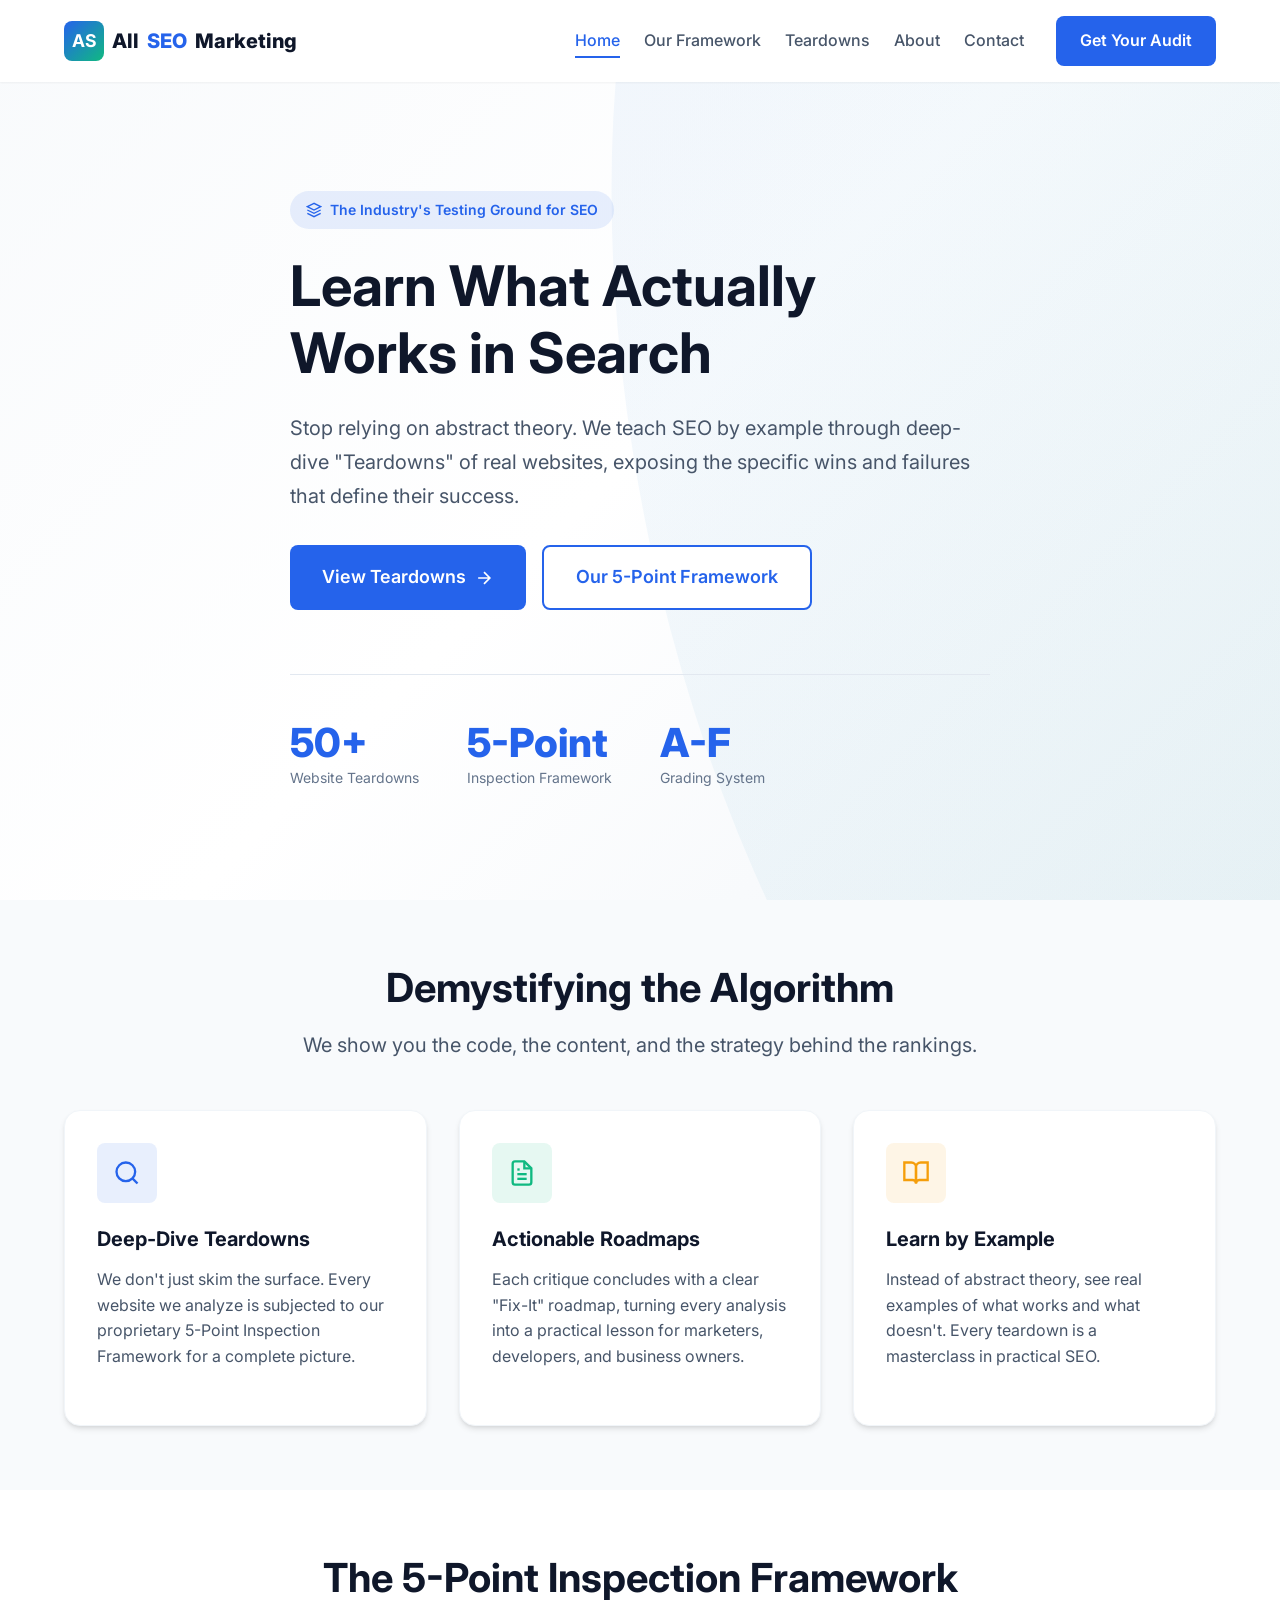
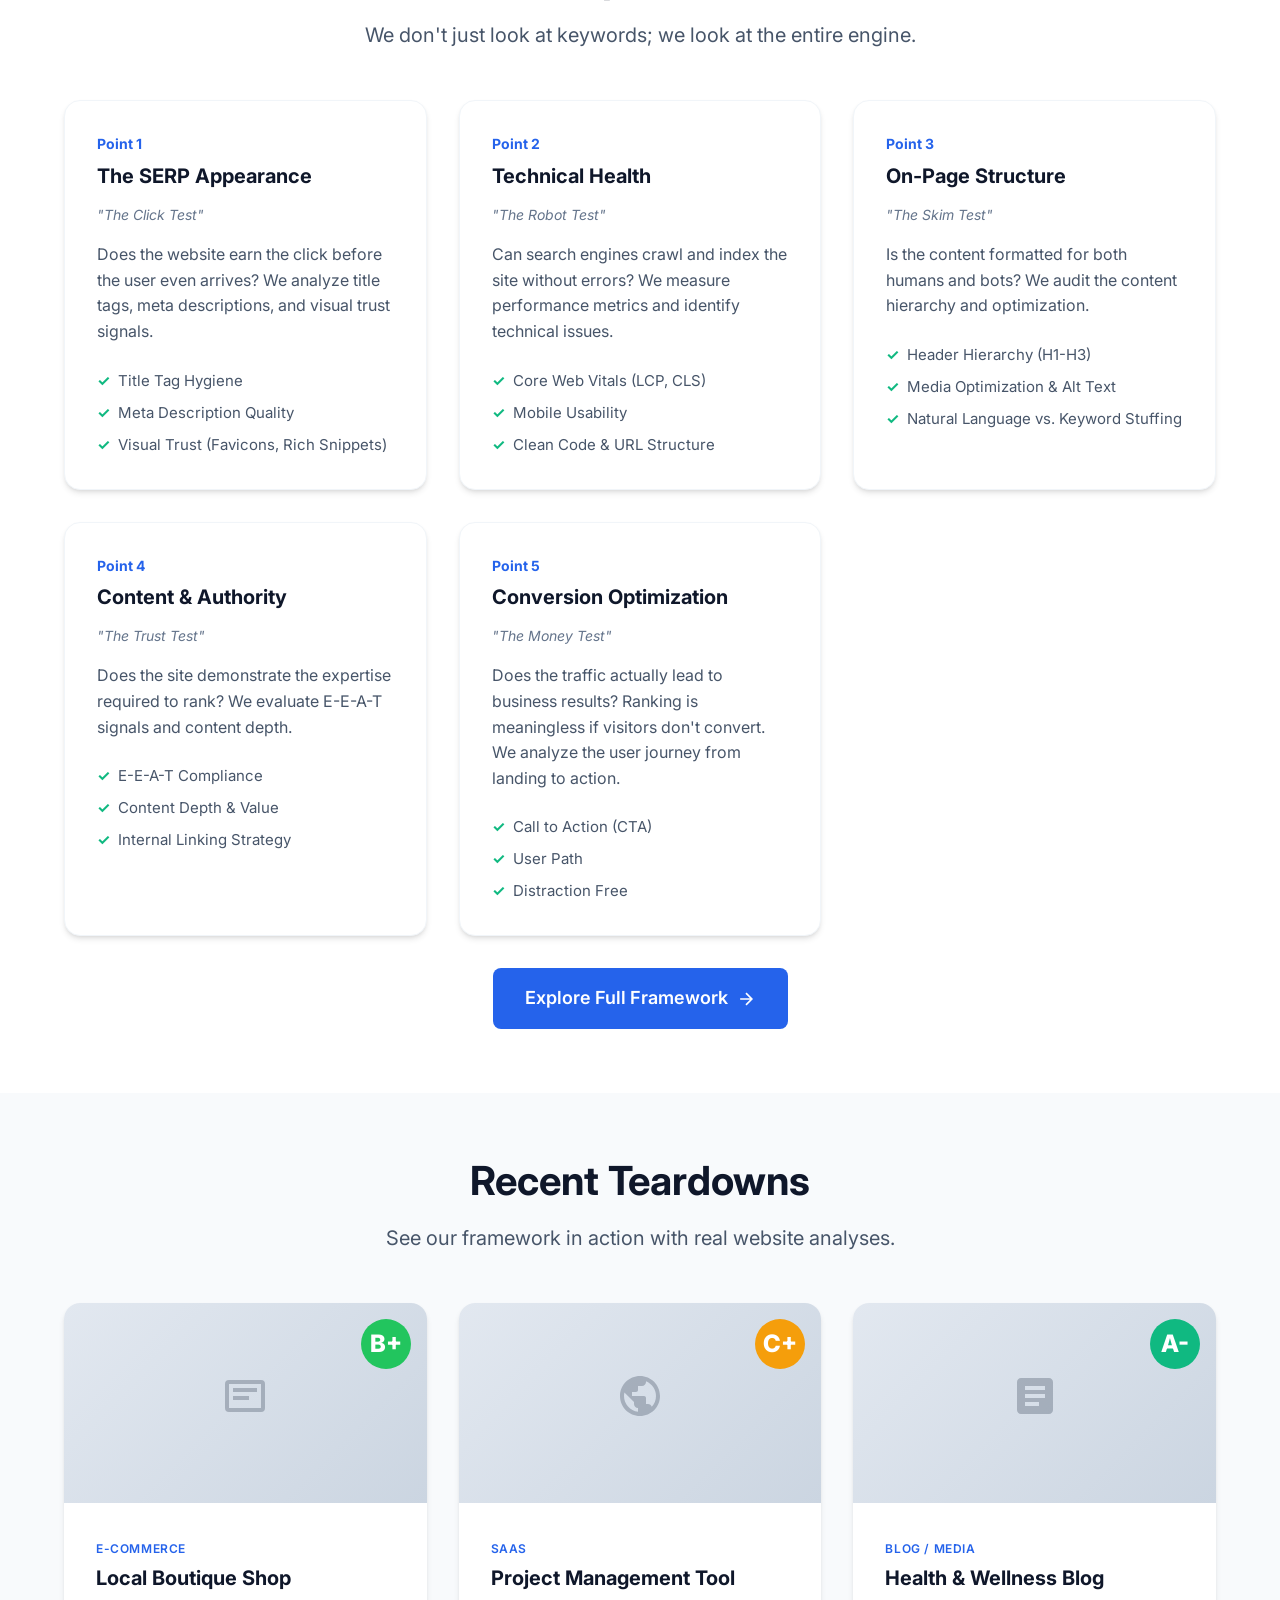
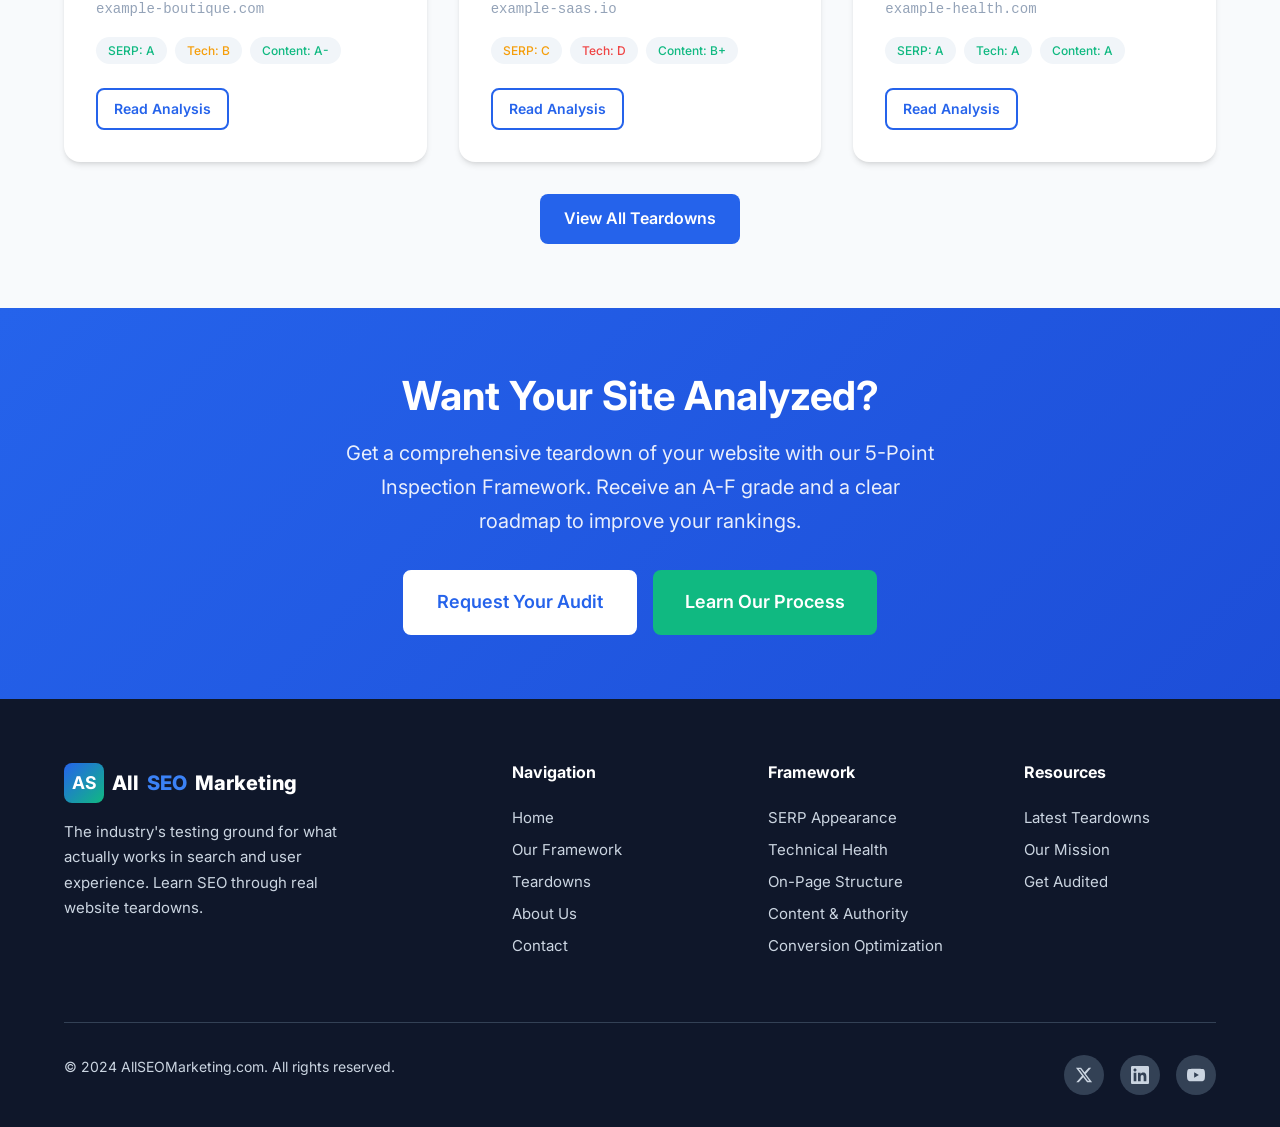
<file: index.html>
<!DOCTYPE html>
<html lang="en">
<head>
  <meta charset="UTF-8">
  <meta name="viewport" content="width=device-width, initial-scale=1.0">
  <meta name="description" content="AllSEOMarketing.com is the industry's testing ground for what actually works in search and user experience. Learn SEO through real website teardowns and audits.">
  <meta name="keywords" content="SEO, search engine optimization, website audit, SEO teardown, digital marketing, Core Web Vitals, E-E-A-T">
  <meta name="author" content="AllSEOMarketing">

  <!-- Open Graph / Social Media -->
  <meta property="og:type" content="website">
  <meta property="og:url" content="https://allseomarketing.com/">
  <meta property="og:title" content="AllSEOMarketing - Learn SEO Through Real Website Teardowns">
  <meta property="og:description" content="Demystifying SEO with deep-dive audits of real websites. See the code, content, and strategy behind the rankings.">
  <meta property="og:image" content="https://allseomarketing.com/images/og-image.png">

  <!-- Twitter -->
  <meta name="twitter:card" content="summary_large_image">
  <meta name="twitter:title" content="AllSEOMarketing - Learn SEO Through Real Website Teardowns">
  <meta name="twitter:description" content="Demystifying SEO with deep-dive audits of real websites. See the code, content, and strategy behind the rankings.">

  <title>AllSEOMarketing - Learn SEO Through Real Website Teardowns</title>

  <!-- Favicon -->
  <link rel="icon" type="image/svg+xml" href="data:image/svg+xml,<svg xmlns='http://www.w3.org/2000/svg' viewBox='0 0 100 100'><rect fill='%232563eb' rx='15' width='100' height='100'/><text x='50%25' y='55%25' dominant-baseline='middle' text-anchor='middle' fill='white' font-family='Arial' font-weight='bold' font-size='50'>AS</text></svg>">

  <!-- Fonts -->
  <link rel="preconnect" href="https://fonts.googleapis.com">
  <link rel="preconnect" href="https://fonts.gstatic.com" crossorigin>
  <link href="https://fonts.googleapis.com/css2?family=Inter:wght@400;500;600;700;800&display=swap" rel="stylesheet">

  <!-- Styles -->
  <link rel="stylesheet" href="css/styles.css">
</head>
<body>
  <!-- Header -->
  <header class="header" id="header">
    <div class="header__inner">
      <a href="index.html" class="logo">
        <div class="logo__icon">AS</div>
        All<span>SEO</span>Marketing
      </a>
      <nav class="nav">
        <ul class="nav__list" id="navList">
          <li><a href="index.html" class="nav__link active">Home</a></li>
          <li><a href="framework.html" class="nav__link">Our Framework</a></li>
          <li><a href="teardowns.html" class="nav__link">Teardowns</a></li>
          <li><a href="about.html" class="nav__link">About</a></li>
          <li><a href="contact.html" class="nav__link">Contact</a></li>
        </ul>
        <a href="contact.html" class="btn btn--primary">Get Your Audit</a>
        <button class="nav__toggle" id="navToggle" aria-label="Toggle navigation">
          <span></span>
          <span></span>
          <span></span>
        </button>
      </nav>
    </div>
  </header>

  <!-- Hero Section -->
  <section class="hero">
    <div class="container">
      <div class="hero__content">
        <span class="hero__badge">
          <svg width="16" height="16" viewBox="0 0 24 24" fill="none" stroke="currentColor" stroke-width="2">
            <path d="M12 2L2 7l10 5 10-5-10-5z"/>
            <path d="M2 17l10 5 10-5"/>
            <path d="M2 12l10 5 10-5"/>
          </svg>
          The Industry's Testing Ground for SEO
        </span>
        <h1 class="hero__title">Learn What Actually Works in Search</h1>
        <p class="hero__subtitle">
          Stop relying on abstract theory. We teach SEO by example through deep-dive "Teardowns" of real websites, exposing the specific wins and failures that define their success.
        </p>
        <div class="hero__cta">
          <a href="teardowns.html" class="btn btn--primary btn--large">
            View Teardowns
            <svg width="20" height="20" viewBox="0 0 24 24" fill="none" stroke="currentColor" stroke-width="2">
              <path d="M5 12h14M12 5l7 7-7 7"/>
            </svg>
          </a>
          <a href="framework.html" class="btn btn--secondary btn--large">Our 5-Point Framework</a>
        </div>
        <div class="hero__stats">
          <div class="stat">
            <div class="stat__number">50+</div>
            <div class="stat__label">Website Teardowns</div>
          </div>
          <div class="stat">
            <div class="stat__number">5-Point</div>
            <div class="stat__label">Inspection Framework</div>
          </div>
          <div class="stat">
            <div class="stat__number">A-F</div>
            <div class="stat__label">Grading System</div>
          </div>
        </div>
      </div>
    </div>
  </section>

  <!-- What We Do Section -->
  <section class="section section--alt">
    <div class="container">
      <div class="text-center mb-2xl">
        <h2>Demystifying the Algorithm</h2>
        <p class="lead">We show you the code, the content, and the strategy behind the rankings.</p>
      </div>
      <div class="grid grid--3">
        <div class="card">
          <div class="card__icon card__icon--blue">
            <svg width="28" height="28" viewBox="0 0 24 24" fill="none" stroke="currentColor" stroke-width="2">
              <circle cx="11" cy="11" r="8"/>
              <path d="M21 21l-4.35-4.35"/>
            </svg>
          </div>
          <h3 class="card__title">Deep-Dive Teardowns</h3>
          <p class="card__description">We don't just skim the surface. Every website we analyze is subjected to our proprietary 5-Point Inspection Framework for a complete picture.</p>
        </div>
        <div class="card">
          <div class="card__icon card__icon--green">
            <svg width="28" height="28" viewBox="0 0 24 24" fill="none" stroke="currentColor" stroke-width="2">
              <path d="M14 2H6a2 2 0 0 0-2 2v16a2 2 0 0 0 2 2h12a2 2 0 0 0 2-2V8z"/>
              <polyline points="14,2 14,8 20,8"/>
              <line x1="16" y1="13" x2="8" y2="13"/>
              <line x1="16" y1="17" x2="8" y2="17"/>
              <polyline points="10,9 9,9 8,9"/>
            </svg>
          </div>
          <h3 class="card__title">Actionable Roadmaps</h3>
          <p class="card__description">Each critique concludes with a clear "Fix-It" roadmap, turning every analysis into a practical lesson for marketers, developers, and business owners.</p>
        </div>
        <div class="card">
          <div class="card__icon card__icon--orange">
            <svg width="28" height="28" viewBox="0 0 24 24" fill="none" stroke="currentColor" stroke-width="2">
              <path d="M2 3h6a4 4 0 0 1 4 4v14a3 3 0 0 0-3-3H2z"/>
              <path d="M22 3h-6a4 4 0 0 0-4 4v14a3 3 0 0 1 3-3h7z"/>
            </svg>
          </div>
          <h3 class="card__title">Learn by Example</h3>
          <p class="card__description">Instead of abstract theory, see real examples of what works and what doesn't. Every teardown is a masterclass in practical SEO.</p>
        </div>
      </div>
    </div>
  </section>

  <!-- Framework Preview Section -->
  <section class="section">
    <div class="container">
      <div class="text-center mb-2xl">
        <h2>The 5-Point Inspection Framework</h2>
        <p class="lead">We don't just look at keywords; we look at the entire engine.</p>
      </div>
      <div class="grid grid--2">
        <div class="card">
          <div class="card__number">Point 1</div>
          <h3 class="card__title">The SERP Appearance</h3>
          <p class="card__subtitle">"The Click Test"</p>
          <p class="card__description">Does the website earn the click before the user even arrives? We analyze title tags, meta descriptions, and visual trust signals.</p>
          <ul class="card__list">
            <li>Title Tag Hygiene</li>
            <li>Meta Description Quality</li>
            <li>Visual Trust (Favicons, Rich Snippets)</li>
          </ul>
        </div>
        <div class="card">
          <div class="card__number">Point 2</div>
          <h3 class="card__title">Technical Health</h3>
          <p class="card__subtitle">"The Robot Test"</p>
          <p class="card__description">Can search engines crawl and index the site without errors? We measure performance metrics and identify technical issues.</p>
          <ul class="card__list">
            <li>Core Web Vitals (LCP, CLS)</li>
            <li>Mobile Usability</li>
            <li>Clean Code & URL Structure</li>
          </ul>
        </div>
        <div class="card">
          <div class="card__number">Point 3</div>
          <h3 class="card__title">On-Page Structure</h3>
          <p class="card__subtitle">"The Skim Test"</p>
          <p class="card__description">Is the content formatted for both humans and bots? We audit the content hierarchy and optimization.</p>
          <ul class="card__list">
            <li>Header Hierarchy (H1-H3)</li>
            <li>Media Optimization & Alt Text</li>
            <li>Natural Language vs. Keyword Stuffing</li>
          </ul>
        </div>
        <div class="card">
          <div class="card__number">Point 4</div>
          <h3 class="card__title">Content & Authority</h3>
          <p class="card__subtitle">"The Trust Test"</p>
          <p class="card__description">Does the site demonstrate the expertise required to rank? We evaluate E-E-A-T signals and content depth.</p>
          <ul class="card__list">
            <li>E-E-A-T Compliance</li>
            <li>Content Depth & Value</li>
            <li>Internal Linking Strategy</li>
          </ul>
        </div>
        <div class="card">
          <div class="card__number">Point 5</div>
          <h3 class="card__title">Conversion Optimization</h3>
          <p class="card__subtitle">"The Money Test"</p>
          <p class="card__description">Does the traffic actually lead to business results? Ranking is meaningless if visitors don't convert. We analyze the user journey from landing to action.</p>
          <ul class="card__list">
            <li>Call to Action (CTA)</li>
            <li>User Path</li>
            <li>Distraction Free</li>
          </ul>
        </div>
      </div>
      <div class="text-center mt-xl">
        <a href="framework.html" class="btn btn--primary btn--large">
          Explore Full Framework
          <svg width="20" height="20" viewBox="0 0 24 24" fill="none" stroke="currentColor" stroke-width="2">
            <path d="M5 12h14M12 5l7 7-7 7"/>
          </svg>
        </a>
      </div>
    </div>
  </section>

  <!-- Recent Teardowns Preview -->
  <section class="section section--alt">
    <div class="container">
      <div class="text-center mb-2xl">
        <h2>Recent Teardowns</h2>
        <p class="lead">See our framework in action with real website analyses.</p>
      </div>
      <div class="grid grid--3">
        <article class="teardown-card">
          <div class="teardown-card__image">
            <div class="teardown-card__image-placeholder">
              <svg width="48" height="48" viewBox="0 0 24 24" fill="currentColor">
                <path d="M4 4h16a2 2 0 0 1 2 2v12a2 2 0 0 1-2 2H4a2 2 0 0 1-2-2V6a2 2 0 0 1 2-2zm0 2v12h16V6H4zm2 2h12v2H6V8zm0 4h8v2H6v-2z"/>
              </svg>
            </div>
            <span class="teardown-card__grade grade-b">B+</span>
          </div>
          <div class="teardown-card__body">
            <span class="teardown-card__category">E-Commerce</span>
            <h3 class="teardown-card__title">Local Boutique Shop</h3>
            <p class="teardown-card__url">example-boutique.com</p>
            <div class="teardown-card__scores">
              <span class="score-badge score-badge--good">SERP: A</span>
              <span class="score-badge score-badge--average">Tech: B</span>
              <span class="score-badge score-badge--good">Content: A-</span>
            </div>
            <a href="teardowns.html" class="btn btn--secondary btn--small">Read Analysis</a>
          </div>
        </article>
        <article class="teardown-card">
          <div class="teardown-card__image">
            <div class="teardown-card__image-placeholder">
              <svg width="48" height="48" viewBox="0 0 24 24" fill="currentColor">
                <path d="M12 2C6.48 2 2 6.48 2 12s4.48 10 10 10 10-4.48 10-10S17.52 2 12 2zm-1 17.93c-3.95-.49-7-3.85-7-7.93 0-.62.08-1.21.21-1.79L9 15v1c0 1.1.9 2 2 2v1.93zm6.9-2.54c-.26-.81-1-1.39-1.9-1.39h-1v-3c0-.55-.45-1-1-1H8v-2h2c.55 0 1-.45 1-1V7h2c1.1 0 2-.9 2-2v-.41c2.93 1.19 5 4.06 5 7.41 0 2.08-.8 3.97-2.1 5.39z"/>
              </svg>
            </div>
            <span class="teardown-card__grade grade-c">C+</span>
          </div>
          <div class="teardown-card__body">
            <span class="teardown-card__category">SaaS</span>
            <h3 class="teardown-card__title">Project Management Tool</h3>
            <p class="teardown-card__url">example-saas.io</p>
            <div class="teardown-card__scores">
              <span class="score-badge score-badge--average">SERP: C</span>
              <span class="score-badge score-badge--poor">Tech: D</span>
              <span class="score-badge score-badge--good">Content: B+</span>
            </div>
            <a href="teardowns.html" class="btn btn--secondary btn--small">Read Analysis</a>
          </div>
        </article>
        <article class="teardown-card">
          <div class="teardown-card__image">
            <div class="teardown-card__image-placeholder">
              <svg width="48" height="48" viewBox="0 0 24 24" fill="currentColor">
                <path d="M19 3H5c-1.1 0-2 .9-2 2v14c0 1.1.9 2 2 2h14c1.1 0 2-.9 2-2V5c0-1.1-.9-2-2-2zm-5 14H7v-2h7v2zm3-4H7v-2h10v2zm0-4H7V7h10v2z"/>
              </svg>
            </div>
            <span class="teardown-card__grade grade-a">A-</span>
          </div>
          <div class="teardown-card__body">
            <span class="teardown-card__category">Blog / Media</span>
            <h3 class="teardown-card__title">Health & Wellness Blog</h3>
            <p class="teardown-card__url">example-health.com</p>
            <div class="teardown-card__scores">
              <span class="score-badge score-badge--good">SERP: A</span>
              <span class="score-badge score-badge--good">Tech: A</span>
              <span class="score-badge score-badge--good">Content: A</span>
            </div>
            <a href="teardowns.html" class="btn btn--secondary btn--small">Read Analysis</a>
          </div>
        </article>
      </div>
      <div class="text-center mt-xl">
        <a href="teardowns.html" class="btn btn--primary">View All Teardowns</a>
      </div>
    </div>
  </section>

  <!-- CTA Section -->
  <section class="section cta">
    <div class="container">
      <h2>Want Your Site Analyzed?</h2>
      <p class="lead">Get a comprehensive teardown of your website with our 5-Point Inspection Framework. Receive an A-F grade and a clear roadmap to improve your rankings.</p>
      <div style="display: flex; gap: 1rem; justify-content: center; flex-wrap: wrap;">
        <a href="contact.html" class="btn btn--secondary btn--large">Request Your Audit</a>
        <a href="framework.html" class="btn btn--accent btn--large">Learn Our Process</a>
      </div>
    </div>
  </section>

  <!-- Footer -->
  <footer class="footer">
    <div class="container">
      <div class="footer__grid">
        <div class="footer__brand">
          <a href="index.html" class="logo">
            <div class="logo__icon">AS</div>
            All<span>SEO</span>Marketing
          </a>
          <p>The industry's testing ground for what actually works in search and user experience. Learn SEO through real website teardowns.</p>
        </div>
        <div>
          <h4 class="footer__heading">Navigation</h4>
          <div class="footer__links">
            <a href="index.html">Home</a>
            <a href="framework.html">Our Framework</a>
            <a href="teardowns.html">Teardowns</a>
            <a href="about.html">About Us</a>
            <a href="contact.html">Contact</a>
          </div>
        </div>
        <div>
          <h4 class="footer__heading">Framework</h4>
          <div class="footer__links">
            <a href="framework.html#serp">SERP Appearance</a>
            <a href="framework.html#technical">Technical Health</a>
            <a href="framework.html#onpage">On-Page Structure</a>
            <a href="framework.html#content">Content & Authority</a>
            <a href="framework.html#conversion">Conversion Optimization</a>
          </div>
        </div>
        <div>
          <h4 class="footer__heading">Resources</h4>
          <div class="footer__links">
            <a href="teardowns.html">Latest Teardowns</a>
            <a href="about.html">Our Mission</a>
            <a href="contact.html">Get Audited</a>
          </div>
        </div>
      </div>
      <div class="footer__bottom">
        <p>&copy; 2024 AllSEOMarketing.com. All rights reserved.</p>
        <div class="footer__social">
          <a href="#" aria-label="Twitter">
            <svg width="18" height="18" viewBox="0 0 24 24" fill="currentColor">
              <path d="M18.244 2.25h3.308l-7.227 8.26 8.502 11.24H16.17l-5.214-6.817L4.99 21.75H1.68l7.73-8.835L1.254 2.25H8.08l4.713 6.231zm-1.161 17.52h1.833L7.084 4.126H5.117z"/>
            </svg>
          </a>
          <a href="#" aria-label="LinkedIn">
            <svg width="18" height="18" viewBox="0 0 24 24" fill="currentColor">
              <path d="M20.447 20.452h-3.554v-5.569c0-1.328-.027-3.037-1.852-3.037-1.853 0-2.136 1.445-2.136 2.939v5.667H9.351V9h3.414v1.561h.046c.477-.9 1.637-1.85 3.37-1.85 3.601 0 4.267 2.37 4.267 5.455v6.286zM5.337 7.433c-1.144 0-2.063-.926-2.063-2.065 0-1.138.92-2.063 2.063-2.063 1.14 0 2.064.925 2.064 2.063 0 1.139-.925 2.065-2.064 2.065zm1.782 13.019H3.555V9h3.564v11.452zM22.225 0H1.771C.792 0 0 .774 0 1.729v20.542C0 23.227.792 24 1.771 24h20.451C23.2 24 24 23.227 24 22.271V1.729C24 .774 23.2 0 22.222 0h.003z"/>
            </svg>
          </a>
          <a href="#" aria-label="YouTube">
            <svg width="18" height="18" viewBox="0 0 24 24" fill="currentColor">
              <path d="M23.498 6.186a3.016 3.016 0 0 0-2.122-2.136C19.505 3.545 12 3.545 12 3.545s-7.505 0-9.377.505A3.017 3.017 0 0 0 .502 6.186C0 8.07 0 12 0 12s0 3.93.502 5.814a3.016 3.016 0 0 0 2.122 2.136c1.871.505 9.376.505 9.376.505s7.505 0 9.377-.505a3.015 3.015 0 0 0 2.122-2.136C24 15.93 24 12 24 12s0-3.93-.502-5.814zM9.545 15.568V8.432L15.818 12l-6.273 3.568z"/>
            </svg>
          </a>
        </div>
      </div>
    </div>
  </footer>

  <script src="js/main.js"></script>
</body>
</html>
</file>
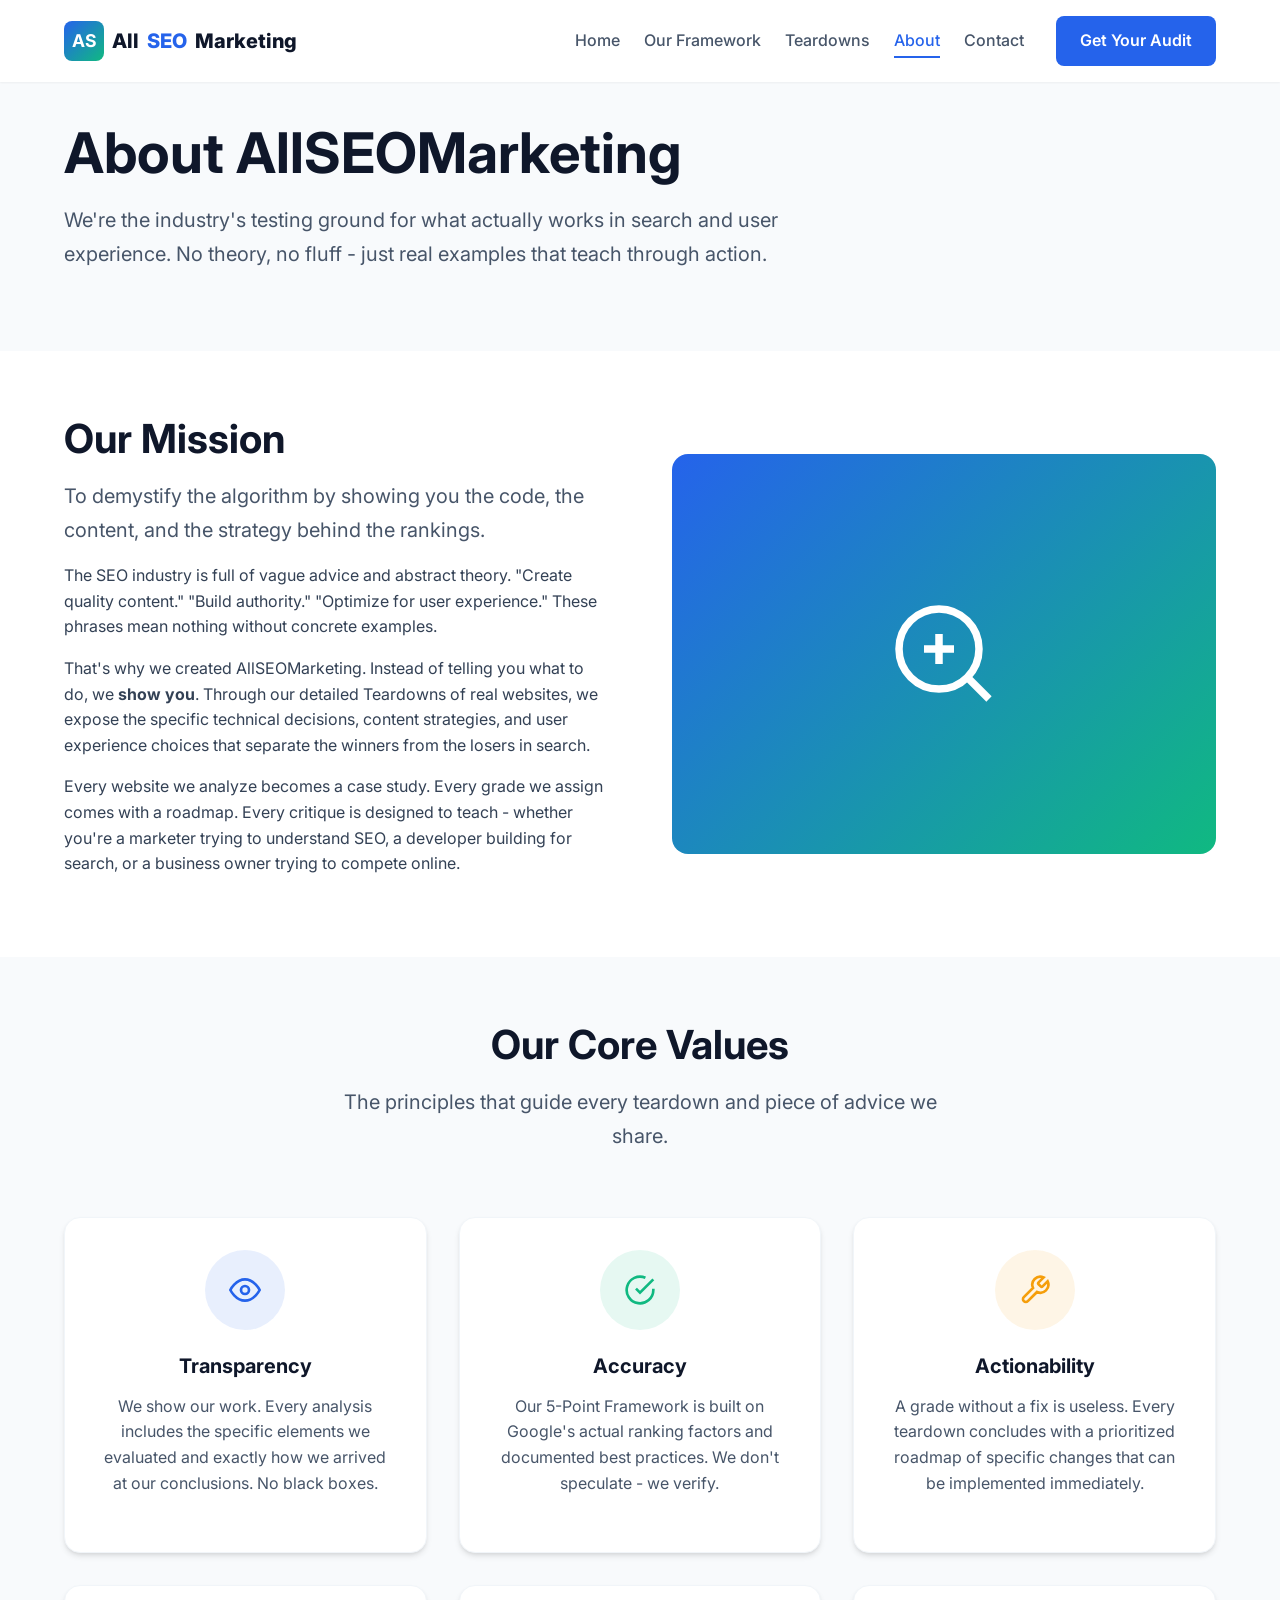
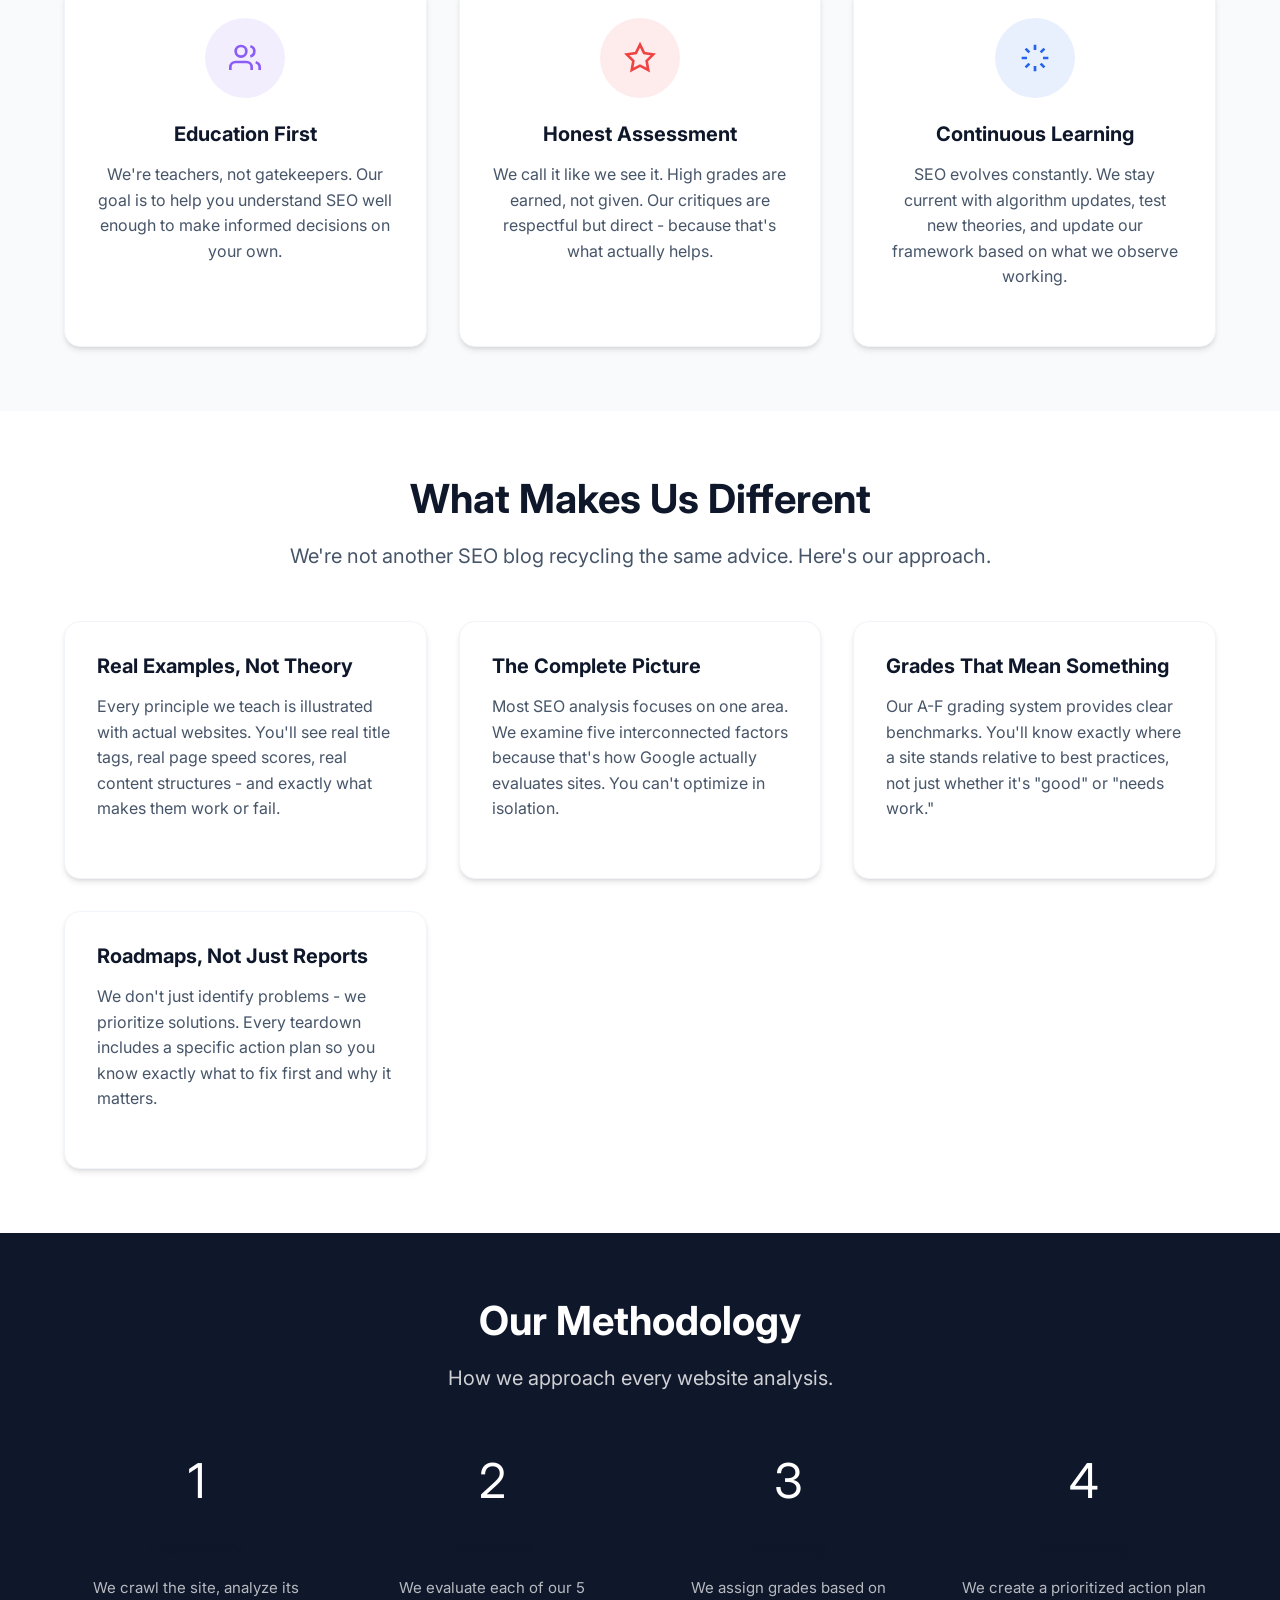
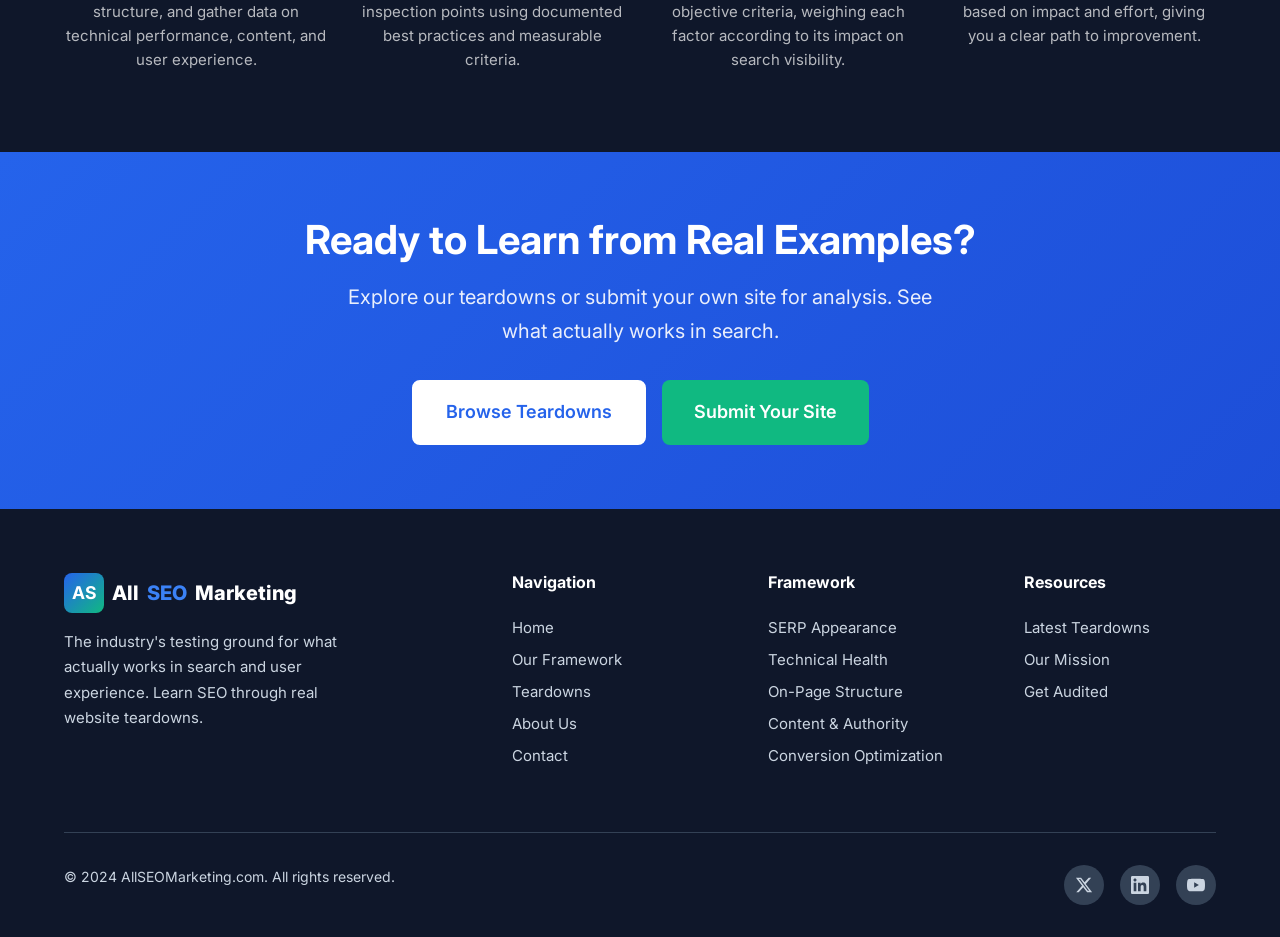
<file: about.html>
<!DOCTYPE html>
<html lang="en">
<head>
  <meta charset="UTF-8">
  <meta name="viewport" content="width=device-width, initial-scale=1.0">
  <meta name="description" content="Learn about AllSEOMarketing.com - the industry's testing ground for what actually works in search and user experience. Our mission, values, and approach to SEO education.">
  <meta name="keywords" content="AllSEOMarketing, about us, SEO education, website audits, SEO experts">

  <title>About Us | AllSEOMarketing</title>

  <!-- Favicon -->
  <link rel="icon" type="image/svg+xml" href="data:image/svg+xml,<svg xmlns='http://www.w3.org/2000/svg' viewBox='0 0 100 100'><rect fill='%232563eb' rx='15' width='100' height='100'/><text x='50%25' y='55%25' dominant-baseline='middle' text-anchor='middle' fill='white' font-family='Arial' font-weight='bold' font-size='50'>AS</text></svg>">

  <!-- Fonts -->
  <link rel="preconnect" href="https://fonts.googleapis.com">
  <link rel="preconnect" href="https://fonts.gstatic.com" crossorigin>
  <link href="https://fonts.googleapis.com/css2?family=Inter:wght@400;500;600;700;800&display=swap" rel="stylesheet">

  <!-- Styles -->
  <link rel="stylesheet" href="css/styles.css">
</head>
<body>
  <!-- Header -->
  <header class="header" id="header">
    <div class="header__inner">
      <a href="index.html" class="logo">
        <div class="logo__icon">AS</div>
        All<span>SEO</span>Marketing
      </a>
      <nav class="nav">
        <ul class="nav__list" id="navList">
          <li><a href="index.html" class="nav__link">Home</a></li>
          <li><a href="framework.html" class="nav__link">Our Framework</a></li>
          <li><a href="teardowns.html" class="nav__link">Teardowns</a></li>
          <li><a href="about.html" class="nav__link active">About</a></li>
          <li><a href="contact.html" class="nav__link">Contact</a></li>
        </ul>
        <a href="contact.html" class="btn btn--primary">Get Your Audit</a>
        <button class="nav__toggle" id="navToggle" aria-label="Toggle navigation">
          <span></span>
          <span></span>
          <span></span>
        </button>
      </nav>
    </div>
  </header>

  <!-- Page Hero -->
  <section class="about-hero">
    <div class="container">
      <div class="about-hero__content">
        <h1>About AllSEOMarketing</h1>
        <p class="lead">We're the industry's testing ground for what actually works in search and user experience. No theory, no fluff - just real examples that teach through action.</p>
      </div>
    </div>
  </section>

  <!-- Mission Section -->
  <section class="section">
    <div class="container">
      <div class="mission">
        <div class="mission__content">
          <h2>Our Mission</h2>
          <p class="lead">To demystify the algorithm by showing you the code, the content, and the strategy behind the rankings.</p>
          <p>The SEO industry is full of vague advice and abstract theory. "Create quality content." "Build authority." "Optimize for user experience." These phrases mean nothing without concrete examples.</p>
          <p>That's why we created AllSEOMarketing. Instead of telling you what to do, we <strong>show you</strong>. Through our detailed Teardowns of real websites, we expose the specific technical decisions, content strategies, and user experience choices that separate the winners from the losers in search.</p>
          <p>Every website we analyze becomes a case study. Every grade we assign comes with a roadmap. Every critique is designed to teach - whether you're a marketer trying to understand SEO, a developer building for search, or a business owner trying to compete online.</p>
        </div>
        <div class="mission__image">
          <svg width="120" height="120" viewBox="0 0 24 24" fill="none" stroke="currentColor" stroke-width="1.5">
            <circle cx="11" cy="11" r="8"/>
            <path d="M21 21l-4.35-4.35"/>
            <path d="M11 8v6M8 11h6"/>
          </svg>
        </div>
      </div>
    </div>
  </section>

  <!-- Values Section -->
  <section class="section section--alt values">
    <div class="container">
      <div class="values__intro">
        <h2>Our Core Values</h2>
        <p class="lead">The principles that guide every teardown and piece of advice we share.</p>
      </div>
      <div class="grid grid--3">
        <div class="card value-card">
          <div class="card__icon card__icon--blue value-card__icon">
            <svg width="32" height="32" viewBox="0 0 24 24" fill="none" stroke="currentColor" stroke-width="2">
              <path d="M1 12s4-8 11-8 11 8 11 8-4 8-11 8-11-8-11-8z"/>
              <circle cx="12" cy="12" r="3"/>
            </svg>
          </div>
          <h3 class="card__title">Transparency</h3>
          <p class="card__description">We show our work. Every analysis includes the specific elements we evaluated and exactly how we arrived at our conclusions. No black boxes.</p>
        </div>
        <div class="card value-card">
          <div class="card__icon card__icon--green value-card__icon">
            <svg width="32" height="32" viewBox="0 0 24 24" fill="none" stroke="currentColor" stroke-width="2">
              <path d="M22 11.08V12a10 10 0 1 1-5.93-9.14"/>
              <polyline points="22,4 12,14.01 9,11.01"/>
            </svg>
          </div>
          <h3 class="card__title">Accuracy</h3>
          <p class="card__description">Our 5-Point Framework is built on Google's actual ranking factors and documented best practices. We don't speculate - we verify.</p>
        </div>
        <div class="card value-card">
          <div class="card__icon card__icon--orange value-card__icon">
            <svg width="32" height="32" viewBox="0 0 24 24" fill="none" stroke="currentColor" stroke-width="2">
              <path d="M14.7 6.3a1 1 0 0 0 0 1.4l1.6 1.6a1 1 0 0 0 1.4 0l3.77-3.77a6 6 0 0 1-7.94 7.94l-6.91 6.91a2.12 2.12 0 0 1-3-3l6.91-6.91a6 6 0 0 1 7.94-7.94l-3.76 3.76z"/>
            </svg>
          </div>
          <h3 class="card__title">Actionability</h3>
          <p class="card__description">A grade without a fix is useless. Every teardown concludes with a prioritized roadmap of specific changes that can be implemented immediately.</p>
        </div>
        <div class="card value-card">
          <div class="card__icon card__icon--purple value-card__icon">
            <svg width="32" height="32" viewBox="0 0 24 24" fill="none" stroke="currentColor" stroke-width="2">
              <path d="M17 21v-2a4 4 0 0 0-4-4H5a4 4 0 0 0-4 4v2"/>
              <circle cx="9" cy="7" r="4"/>
              <path d="M23 21v-2a4 4 0 0 0-3-3.87"/>
              <path d="M16 3.13a4 4 0 0 1 0 7.75"/>
            </svg>
          </div>
          <h3 class="card__title">Education First</h3>
          <p class="card__description">We're teachers, not gatekeepers. Our goal is to help you understand SEO well enough to make informed decisions on your own.</p>
        </div>
        <div class="card value-card">
          <div class="card__icon card__icon--red value-card__icon">
            <svg width="32" height="32" viewBox="0 0 24 24" fill="none" stroke="currentColor" stroke-width="2">
              <polygon points="12,2 15.09,8.26 22,9.27 17,14.14 18.18,21.02 12,17.77 5.82,21.02 7,14.14 2,9.27 8.91,8.26"/>
            </svg>
          </div>
          <h3 class="card__title">Honest Assessment</h3>
          <p class="card__description">We call it like we see it. High grades are earned, not given. Our critiques are respectful but direct - because that's what actually helps.</p>
        </div>
        <div class="card value-card">
          <div class="card__icon card__icon--blue value-card__icon">
            <svg width="32" height="32" viewBox="0 0 24 24" fill="none" stroke="currentColor" stroke-width="2">
              <path d="M12 2v4M12 18v4M4.93 4.93l2.83 2.83M16.24 16.24l2.83 2.83M2 12h4M18 12h4M4.93 19.07l2.83-2.83M16.24 7.76l2.83-2.83"/>
            </svg>
          </div>
          <h3 class="card__title">Continuous Learning</h3>
          <p class="card__description">SEO evolves constantly. We stay current with algorithm updates, test new theories, and update our framework based on what we observe working.</p>
        </div>
      </div>
    </div>
  </section>

  <!-- What Makes Us Different -->
  <section class="section">
    <div class="container">
      <div class="text-center mb-2xl">
        <h2>What Makes Us Different</h2>
        <p class="lead">We're not another SEO blog recycling the same advice. Here's our approach.</p>
      </div>
      <div class="grid grid--2">
        <div class="card">
          <h3 class="card__title">Real Examples, Not Theory</h3>
          <p class="card__description">Every principle we teach is illustrated with actual websites. You'll see real title tags, real page speed scores, real content structures - and exactly what makes them work or fail.</p>
        </div>
        <div class="card">
          <h3 class="card__title">The Complete Picture</h3>
          <p class="card__description">Most SEO analysis focuses on one area. We examine five interconnected factors because that's how Google actually evaluates sites. You can't optimize in isolation.</p>
        </div>
        <div class="card">
          <h3 class="card__title">Grades That Mean Something</h3>
          <p class="card__description">Our A-F grading system provides clear benchmarks. You'll know exactly where a site stands relative to best practices, not just whether it's "good" or "needs work."</p>
        </div>
        <div class="card">
          <h3 class="card__title">Roadmaps, Not Just Reports</h3>
          <p class="card__description">We don't just identify problems - we prioritize solutions. Every teardown includes a specific action plan so you know exactly what to fix first and why it matters.</p>
        </div>
      </div>
    </div>
  </section>

  <!-- Methodology Section -->
  <section class="section section--dark">
    <div class="container">
      <div class="text-center mb-2xl">
        <h2>Our Methodology</h2>
        <p class="lead" style="color: rgba(255,255,255,0.8);">How we approach every website analysis.</p>
      </div>
      <div class="grid grid--4">
        <div style="text-align: center;">
          <div style="font-size: 3rem; margin-bottom: var(--spacing-md);">1</div>
          <h4>Discovery</h4>
          <p style="color: rgba(255,255,255,0.7); font-size: 0.9375rem;">We crawl the site, analyze its structure, and gather data on technical performance, content, and user experience.</p>
        </div>
        <div style="text-align: center;">
          <div style="font-size: 3rem; margin-bottom: var(--spacing-md);">2</div>
          <h4>Analysis</h4>
          <p style="color: rgba(255,255,255,0.7); font-size: 0.9375rem;">We evaluate each of our 5 inspection points using documented best practices and measurable criteria.</p>
        </div>
        <div style="text-align: center;">
          <div style="font-size: 3rem; margin-bottom: var(--spacing-md);">3</div>
          <h4>Scoring</h4>
          <p style="color: rgba(255,255,255,0.7); font-size: 0.9375rem;">We assign grades based on objective criteria, weighing each factor according to its impact on search visibility.</p>
        </div>
        <div style="text-align: center;">
          <div style="font-size: 3rem; margin-bottom: var(--spacing-md);">4</div>
          <h4>Roadmap</h4>
          <p style="color: rgba(255,255,255,0.7); font-size: 0.9375rem;">We create a prioritized action plan based on impact and effort, giving you a clear path to improvement.</p>
        </div>
      </div>
    </div>
  </section>

  <!-- CTA Section -->
  <section class="section cta">
    <div class="container">
      <h2>Ready to Learn from Real Examples?</h2>
      <p class="lead">Explore our teardowns or submit your own site for analysis. See what actually works in search.</p>
      <div style="display: flex; gap: 1rem; justify-content: center; flex-wrap: wrap;">
        <a href="teardowns.html" class="btn btn--secondary btn--large">Browse Teardowns</a>
        <a href="contact.html" class="btn btn--accent btn--large">Submit Your Site</a>
      </div>
    </div>
  </section>

  <!-- Footer -->
  <footer class="footer">
    <div class="container">
      <div class="footer__grid">
        <div class="footer__brand">
          <a href="index.html" class="logo">
            <div class="logo__icon">AS</div>
            All<span>SEO</span>Marketing
          </a>
          <p>The industry's testing ground for what actually works in search and user experience. Learn SEO through real website teardowns.</p>
        </div>
        <div>
          <h4 class="footer__heading">Navigation</h4>
          <div class="footer__links">
            <a href="index.html">Home</a>
            <a href="framework.html">Our Framework</a>
            <a href="teardowns.html">Teardowns</a>
            <a href="about.html">About Us</a>
            <a href="contact.html">Contact</a>
          </div>
        </div>
        <div>
          <h4 class="footer__heading">Framework</h4>
          <div class="footer__links">
            <a href="framework.html#serp">SERP Appearance</a>
            <a href="framework.html#technical">Technical Health</a>
            <a href="framework.html#onpage">On-Page Structure</a>
            <a href="framework.html#content">Content & Authority</a>
            <a href="framework.html#conversion">Conversion Optimization</a>
          </div>
        </div>
        <div>
          <h4 class="footer__heading">Resources</h4>
          <div class="footer__links">
            <a href="teardowns.html">Latest Teardowns</a>
            <a href="about.html">Our Mission</a>
            <a href="contact.html">Get Audited</a>
          </div>
        </div>
      </div>
      <div class="footer__bottom">
        <p>&copy; 2024 AllSEOMarketing.com. All rights reserved.</p>
        <div class="footer__social">
          <a href="#" aria-label="Twitter">
            <svg width="18" height="18" viewBox="0 0 24 24" fill="currentColor">
              <path d="M18.244 2.25h3.308l-7.227 8.26 8.502 11.24H16.17l-5.214-6.817L4.99 21.75H1.68l7.73-8.835L1.254 2.25H8.08l4.713 6.231zm-1.161 17.52h1.833L7.084 4.126H5.117z"/>
            </svg>
          </a>
          <a href="#" aria-label="LinkedIn">
            <svg width="18" height="18" viewBox="0 0 24 24" fill="currentColor">
              <path d="M20.447 20.452h-3.554v-5.569c0-1.328-.027-3.037-1.852-3.037-1.853 0-2.136 1.445-2.136 2.939v5.667H9.351V9h3.414v1.561h.046c.477-.9 1.637-1.85 3.37-1.85 3.601 0 4.267 2.37 4.267 5.455v6.286zM5.337 7.433c-1.144 0-2.063-.926-2.063-2.065 0-1.138.92-2.063 2.063-2.063 1.14 0 2.064.925 2.064 2.063 0 1.139-.925 2.065-2.064 2.065zm1.782 13.019H3.555V9h3.564v11.452zM22.225 0H1.771C.792 0 0 .774 0 1.729v20.542C0 23.227.792 24 1.771 24h20.451C23.2 24 24 23.227 24 22.271V1.729C24 .774 23.2 0 22.222 0h.003z"/>
            </svg>
          </a>
          <a href="#" aria-label="YouTube">
            <svg width="18" height="18" viewBox="0 0 24 24" fill="currentColor">
              <path d="M23.498 6.186a3.016 3.016 0 0 0-2.122-2.136C19.505 3.545 12 3.545 12 3.545s-7.505 0-9.377.505A3.017 3.017 0 0 0 .502 6.186C0 8.07 0 12 0 12s0 3.93.502 5.814a3.016 3.016 0 0 0 2.122 2.136c1.871.505 9.376.505 9.376.505s7.505 0 9.377-.505a3.015 3.015 0 0 0 2.122-2.136C24 15.93 24 12 24 12s0-3.93-.502-5.814zM9.545 15.568V8.432L15.818 12l-6.273 3.568z"/>
            </svg>
          </a>
        </div>
      </div>
    </div>
  </footer>

  <script src="js/main.js"></script>
</body>
</html>
</file>
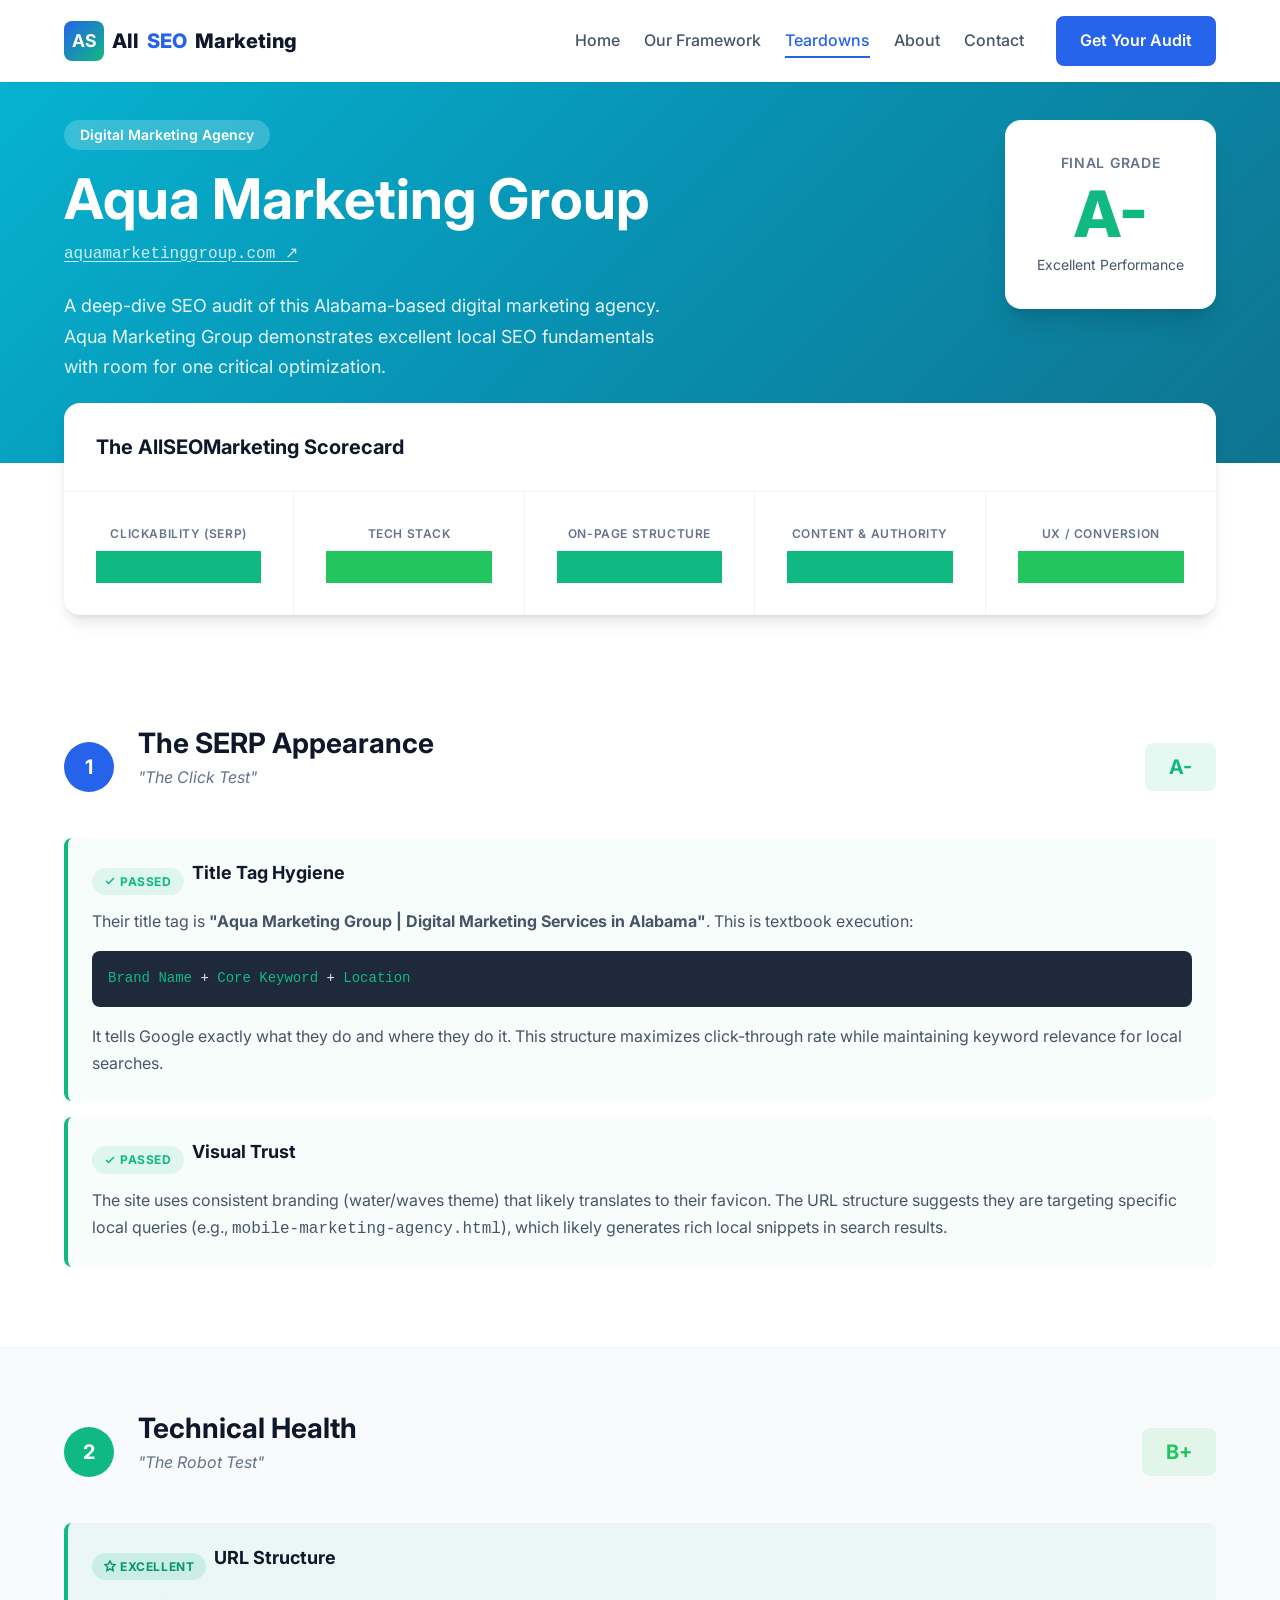
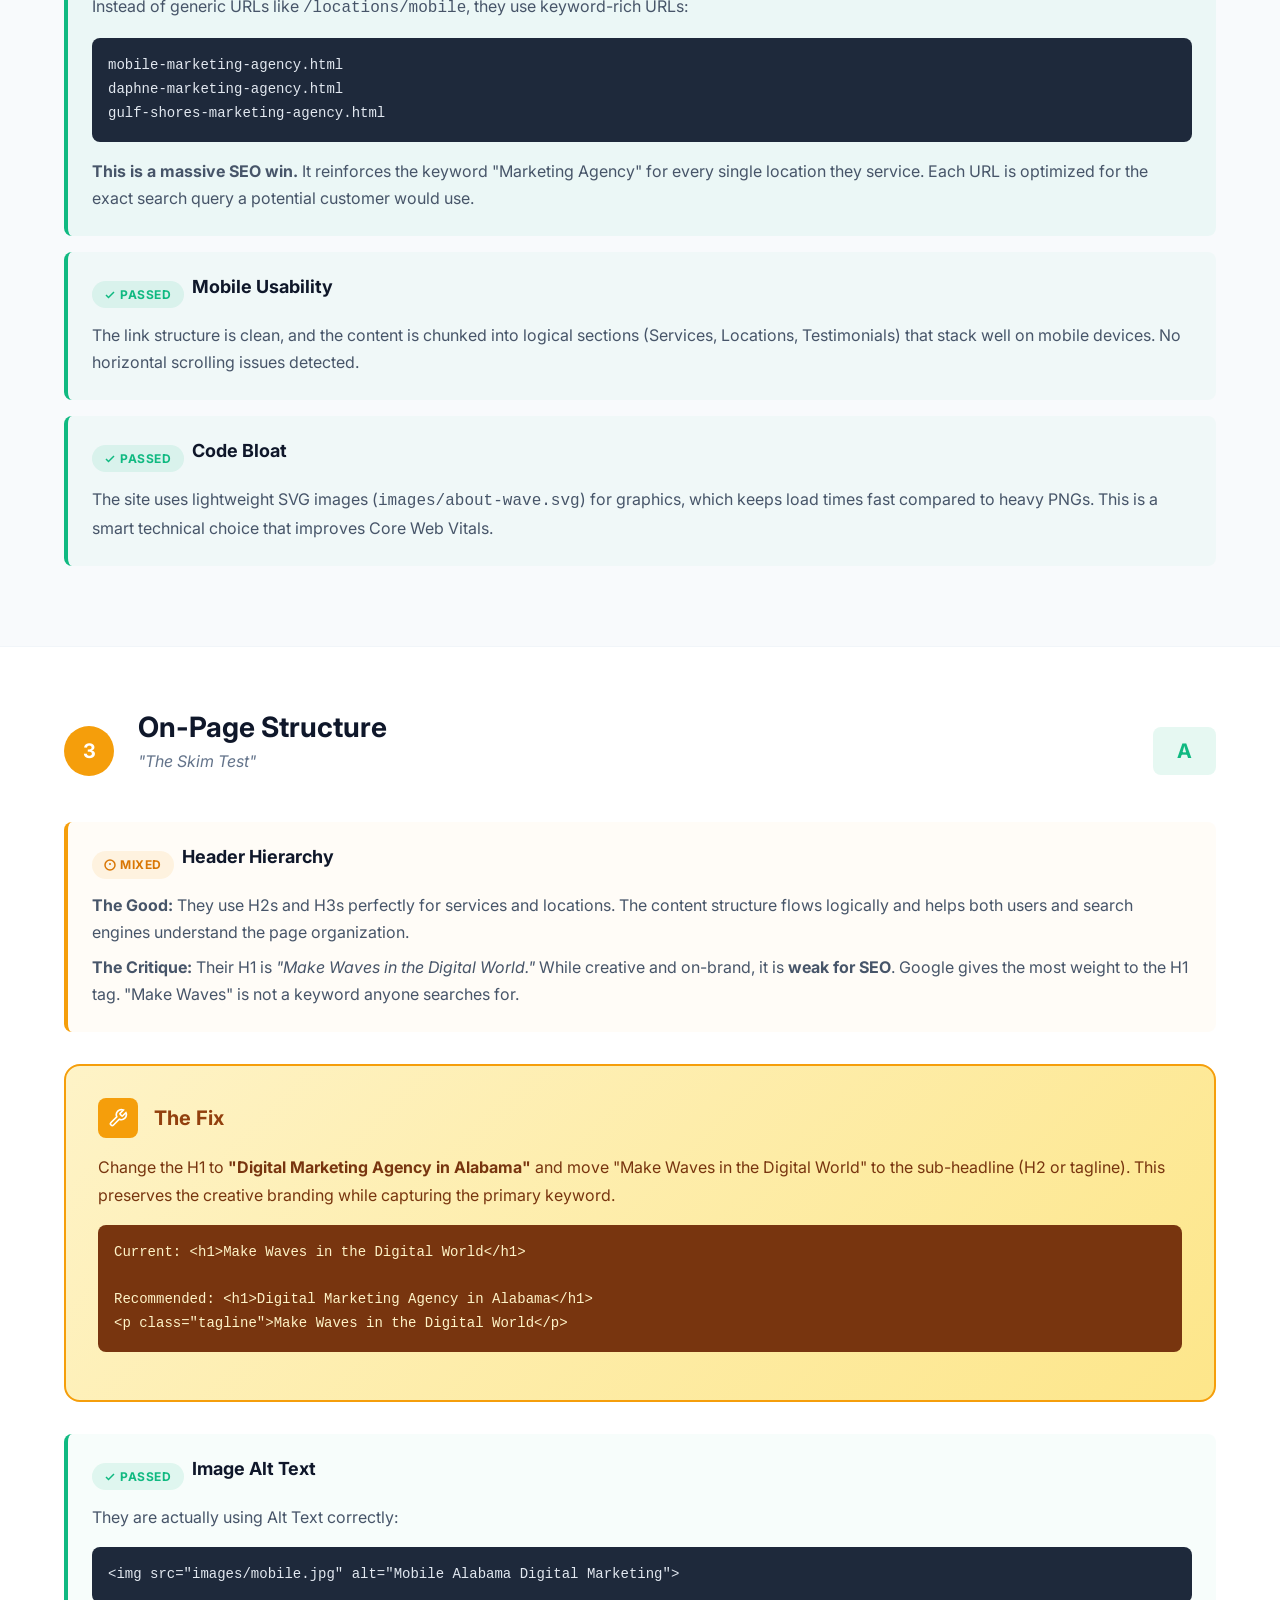
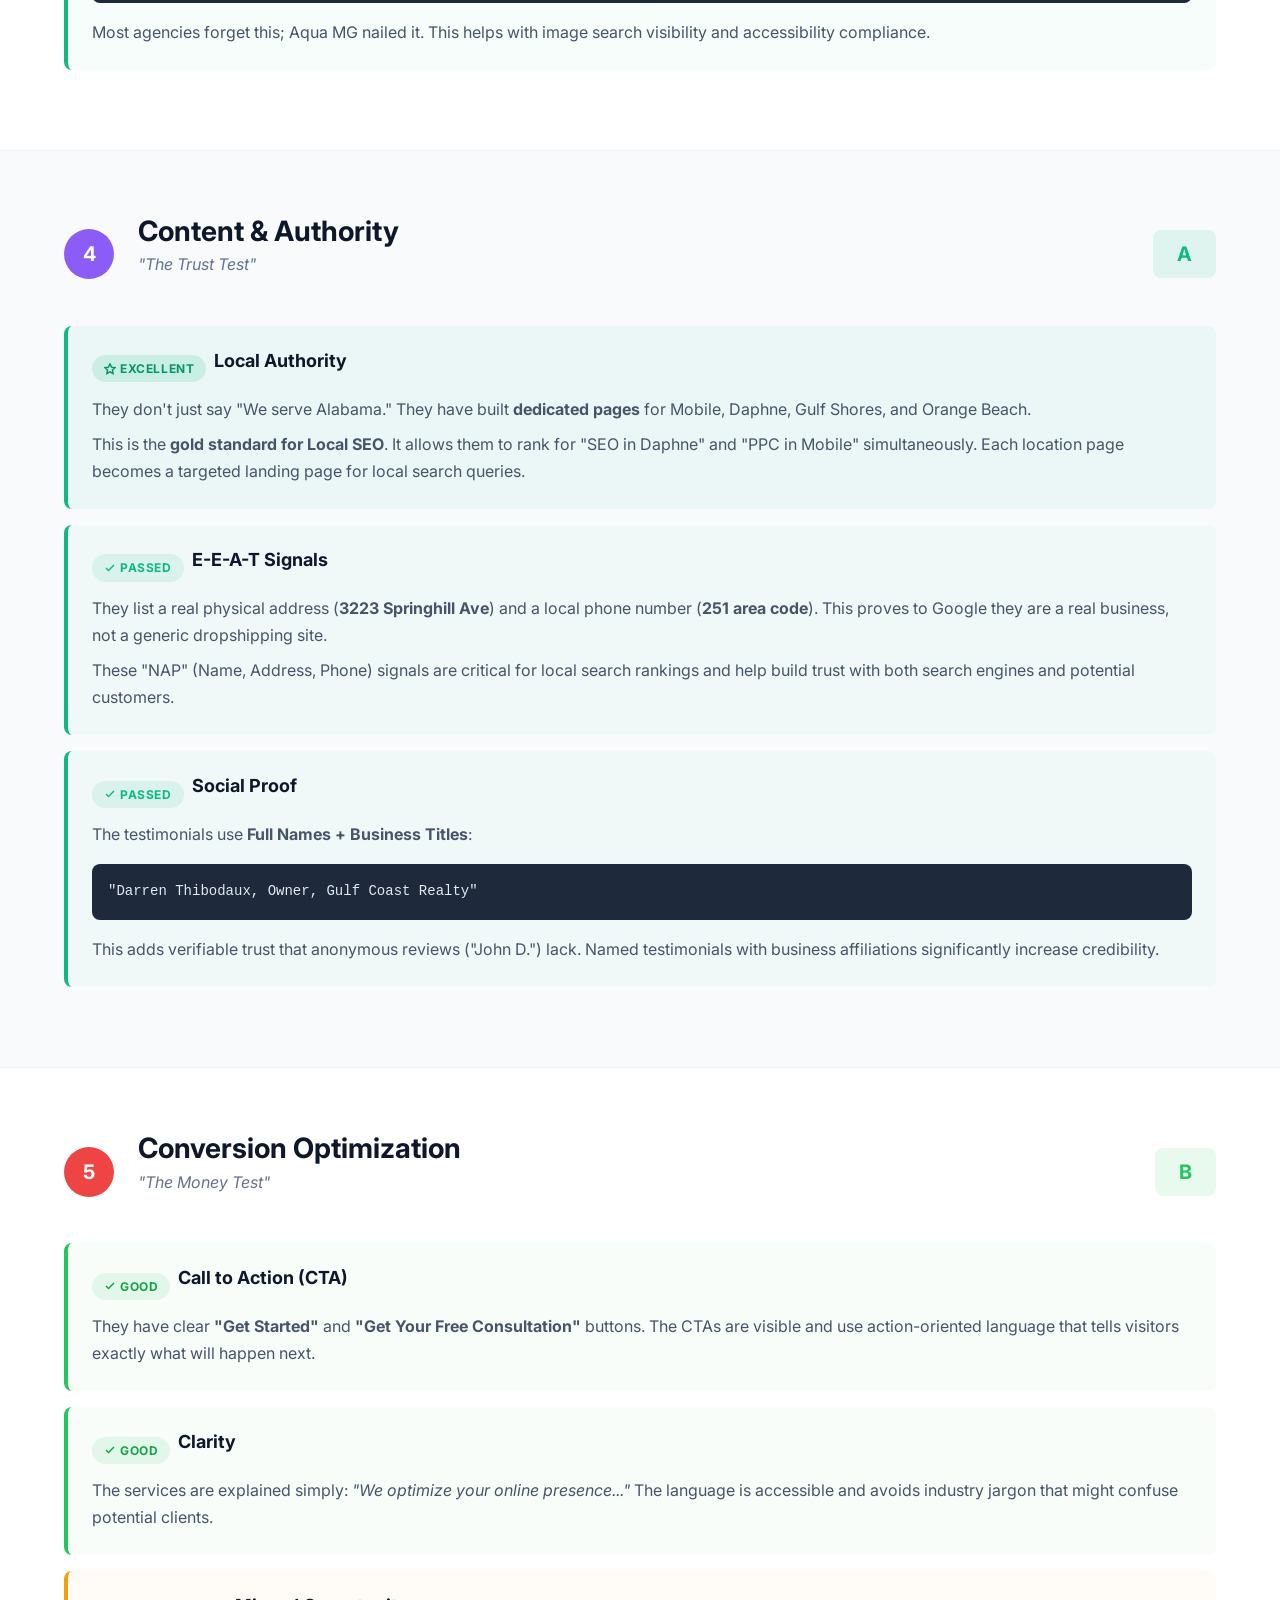
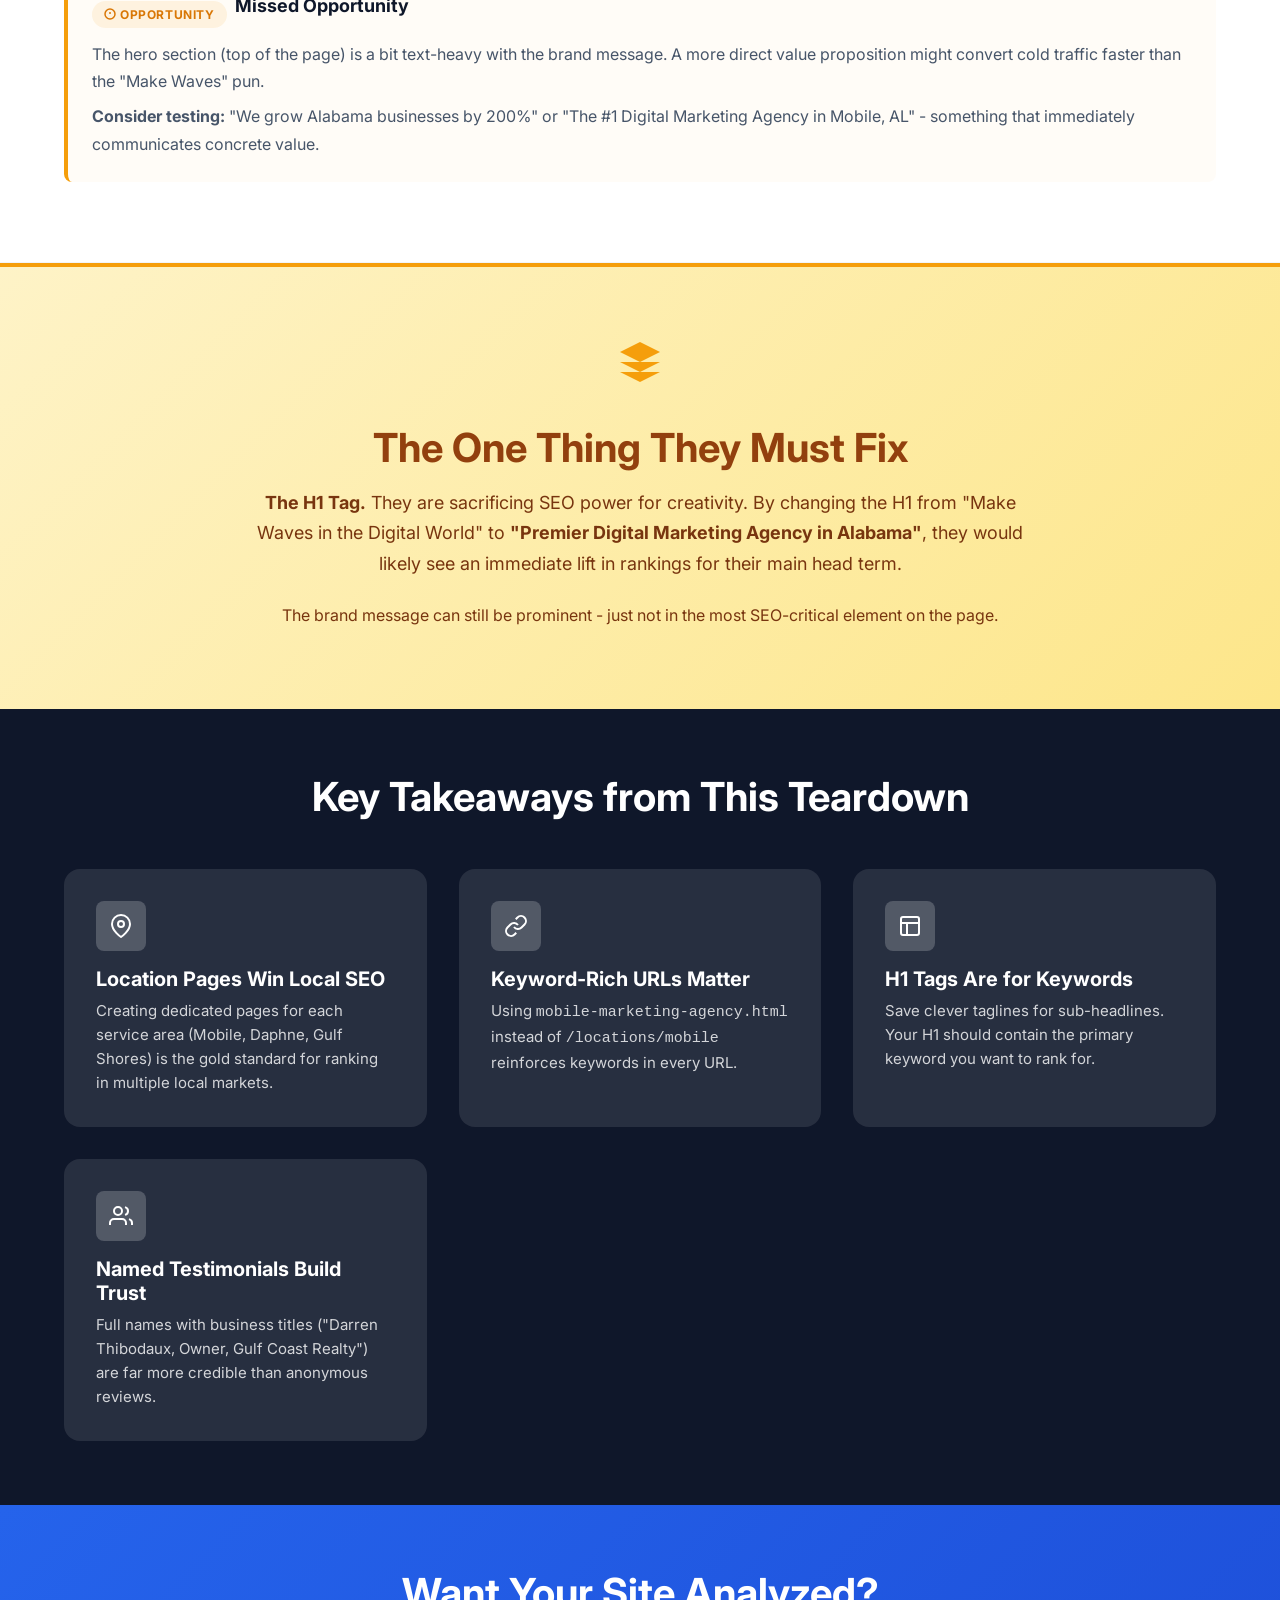
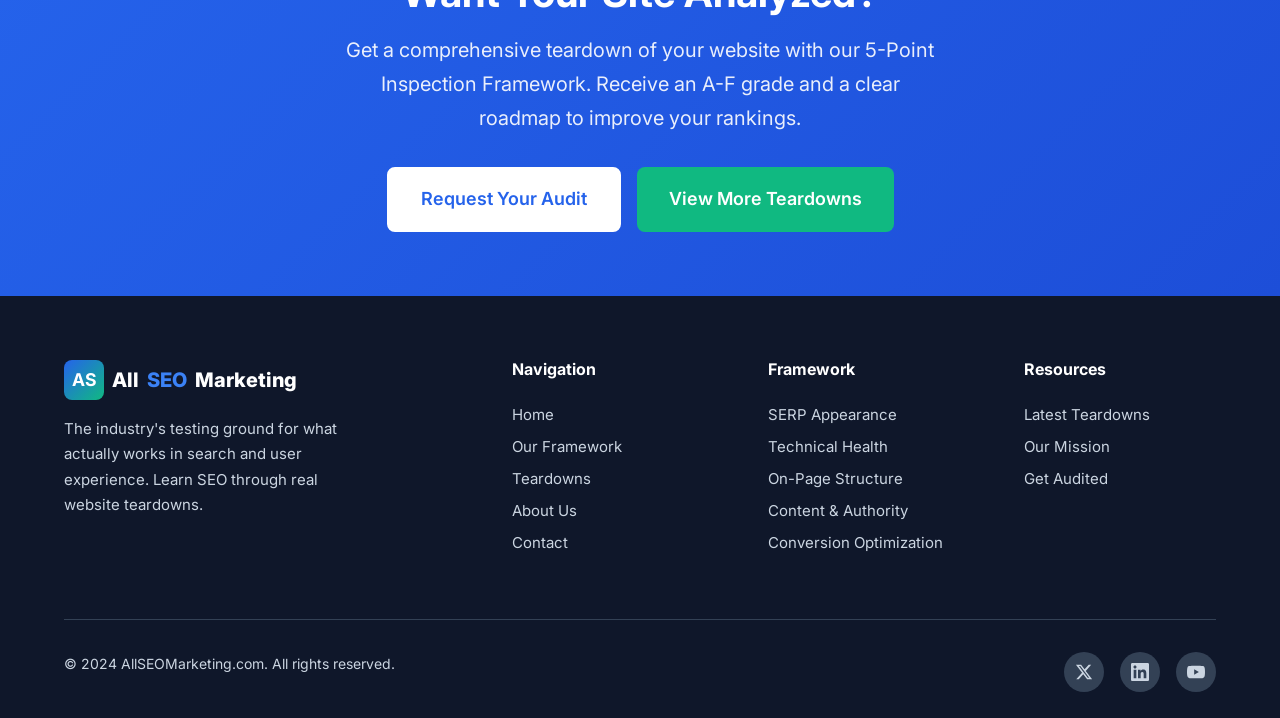
<file: aqua-marketing-group.html>
<!DOCTYPE html>
<html lang="en">
<head>
  <meta charset="UTF-8">
  <meta name="viewport" content="width=device-width, initial-scale=1.0">
  <meta name="description" content="SEO Teardown of Aqua Marketing Group - A detailed 5-Point Inspection analysis of this Alabama digital marketing agency's website. Final Grade: A-">
  <meta name="keywords" content="Aqua Marketing Group review, SEO teardown, digital marketing agency audit, Alabama SEO, website analysis">

  <title>Aqua Marketing Group SEO Teardown | AllSEOMarketing</title>

  <!-- Favicon -->
  <link rel="icon" type="image/svg+xml" href="data:image/svg+xml,<svg xmlns='http://www.w3.org/2000/svg' viewBox='0 0 100 100'><rect fill='%232563eb' rx='15' width='100' height='100'/><text x='50%25' y='55%25' dominant-baseline='middle' text-anchor='middle' fill='white' font-family='Arial' font-weight='bold' font-size='50'>AS</text></svg>">

  <!-- Fonts -->
  <link rel="preconnect" href="https://fonts.googleapis.com">
  <link rel="preconnect" href="https://fonts.gstatic.com" crossorigin>
  <link href="https://fonts.googleapis.com/css2?family=Inter:wght@400;500;600;700;800&display=swap" rel="stylesheet">

  <!-- Styles -->
  <link rel="stylesheet" href="css/styles.css">

  <style>
    /* Teardown-specific styles */
    .teardown-hero {
      padding-top: 120px;
      padding-bottom: var(--spacing-3xl);
      background: linear-gradient(135deg, #06b6d4 0%, #0891b2 50%, #0e7490 100%);
      color: var(--color-white);
    }

    .teardown-hero__header {
      display: flex;
      align-items: flex-start;
      justify-content: space-between;
      gap: var(--spacing-xl);
      flex-wrap: wrap;
    }

    .teardown-hero__info {
      flex: 1;
      min-width: 300px;
    }

    .teardown-hero__category {
      display: inline-block;
      padding: var(--spacing-xs) var(--spacing-md);
      background: rgba(255,255,255,0.2);
      border-radius: var(--radius-full);
      font-size: 0.875rem;
      font-weight: 600;
      margin-bottom: var(--spacing-md);
    }

    .teardown-hero h1 {
      color: var(--color-white);
      margin-bottom: var(--spacing-sm);
    }

    .teardown-hero__url {
      font-family: var(--font-mono);
      font-size: 1rem;
      opacity: 0.8;
      margin-bottom: var(--spacing-lg);
    }

    .teardown-hero__summary {
      font-size: 1.125rem;
      line-height: 1.7;
      opacity: 0.9;
      max-width: 600px;
    }

    .final-grade {
      background: var(--color-white);
      border-radius: var(--radius-lg);
      padding: var(--spacing-xl);
      text-align: center;
      min-width: 200px;
      box-shadow: var(--shadow-xl);
    }

    .final-grade__label {
      font-size: 0.875rem;
      font-weight: 600;
      color: var(--color-gray-500);
      text-transform: uppercase;
      letter-spacing: 0.05em;
      margin-bottom: var(--spacing-sm);
    }

    .final-grade__letter {
      font-size: 4rem;
      font-weight: 800;
      color: #10b981;
      line-height: 1;
    }

    .final-grade__text {
      font-size: 0.875rem;
      color: var(--color-gray-600);
      margin-top: var(--spacing-sm);
    }

    /* Scorecard */
    .scorecard {
      background: var(--color-white);
      border-radius: var(--radius-lg);
      box-shadow: var(--shadow-lg);
      margin-top: -60px;
      position: relative;
      z-index: 10;
    }

    .scorecard__header {
      padding: var(--spacing-xl);
      border-bottom: 1px solid var(--color-gray-100);
    }

    .scorecard__title {
      font-size: 1.25rem;
      margin-bottom: 0;
    }

    .scorecard__grid {
      display: grid;
      grid-template-columns: repeat(5, 1fr);
      gap: 0;
    }

    .scorecard__item {
      padding: var(--spacing-xl);
      text-align: center;
      border-right: 1px solid var(--color-gray-100);
    }

    .scorecard__item:last-child {
      border-right: none;
    }

    .scorecard__item-label {
      font-size: 0.75rem;
      font-weight: 600;
      text-transform: uppercase;
      letter-spacing: 0.05em;
      color: var(--color-gray-500);
      margin-bottom: var(--spacing-sm);
    }

    .scorecard__item-grade {
      font-size: 2rem;
      font-weight: 800;
      line-height: 1;
    }

    .scorecard__item-grade.grade-a { color: #10b981; }
    .scorecard__item-grade.grade-b { color: #22c55e; }
    .scorecard__item-grade.grade-c { color: #f59e0b; }

    /* Analysis sections */
    .analysis-section {
      padding: var(--spacing-3xl) 0;
      border-bottom: 1px solid var(--color-gray-100);
    }

    .analysis-section:last-of-type {
      border-bottom: none;
    }

    .analysis-section--alt {
      background: var(--color-gray-50);
    }

    .analysis-header {
      display: flex;
      align-items: center;
      gap: var(--spacing-lg);
      margin-bottom: var(--spacing-xl);
    }

    .analysis-number {
      width: 50px;
      height: 50px;
      background: var(--color-primary);
      color: var(--color-white);
      border-radius: var(--radius-full);
      display: flex;
      align-items: center;
      justify-content: center;
      font-size: 1.25rem;
      font-weight: 700;
      flex-shrink: 0;
    }

    .analysis-number--green { background: #10b981; }
    .analysis-number--yellow { background: #f59e0b; }
    .analysis-number--purple { background: #8b5cf6; }
    .analysis-number--red { background: #ef4444; }

    .analysis-title-group h2 {
      font-size: 1.75rem;
      margin-bottom: var(--spacing-xs);
    }

    .analysis-subtitle {
      color: var(--color-gray-500);
      font-style: italic;
      font-size: 1rem;
    }

    .analysis-grade {
      margin-left: auto;
      padding: var(--spacing-sm) var(--spacing-lg);
      background: var(--color-gray-100);
      border-radius: var(--radius-md);
      font-weight: 700;
      font-size: 1.25rem;
    }

    .analysis-grade.grade-a { background: rgba(16, 185, 129, 0.1); color: #10b981; }
    .analysis-grade.grade-b { background: rgba(34, 197, 94, 0.1); color: #22c55e; }

    .finding {
      background: var(--color-white);
      border-radius: var(--radius-md);
      padding: var(--spacing-lg);
      margin-bottom: var(--spacing-md);
      border-left: 4px solid var(--color-gray-200);
    }

    .finding--pass {
      border-left-color: #10b981;
      background: rgba(16, 185, 129, 0.03);
    }

    .finding--excellent {
      border-left-color: #10b981;
      background: rgba(16, 185, 129, 0.05);
    }

    .finding--mixed {
      border-left-color: #f59e0b;
      background: rgba(245, 158, 11, 0.03);
    }

    .finding--good {
      border-left-color: #22c55e;
      background: rgba(34, 197, 94, 0.03);
    }

    .finding__header {
      display: flex;
      align-items: center;
      gap: var(--spacing-sm);
      margin-bottom: var(--spacing-sm);
    }

    .finding__status {
      display: inline-flex;
      align-items: center;
      gap: var(--spacing-xs);
      padding: 0.25rem 0.75rem;
      border-radius: var(--radius-full);
      font-size: 0.75rem;
      font-weight: 700;
      text-transform: uppercase;
      letter-spacing: 0.05em;
    }

    .finding__status--pass {
      background: rgba(16, 185, 129, 0.1);
      color: #10b981;
    }

    .finding__status--excellent {
      background: rgba(16, 185, 129, 0.15);
      color: #059669;
    }

    .finding__status--mixed {
      background: rgba(245, 158, 11, 0.1);
      color: #d97706;
    }

    .finding__status--good {
      background: rgba(34, 197, 94, 0.1);
      color: #16a34a;
    }

    .finding__title {
      font-size: 1.125rem;
      font-weight: 700;
      color: var(--color-secondary);
    }

    .finding__content {
      color: var(--color-gray-600);
      line-height: 1.7;
    }

    .finding__content p {
      margin-bottom: var(--spacing-sm);
    }

    .finding__content p:last-child {
      margin-bottom: 0;
    }

    .code-example {
      background: var(--color-gray-800);
      color: #e2e8f0;
      padding: var(--spacing-md);
      border-radius: var(--radius-md);
      font-family: var(--font-mono);
      font-size: 0.875rem;
      overflow-x: auto;
      margin: var(--spacing-md) 0;
    }

    .code-example code {
      color: #10b981;
    }

    /* Fix it box */
    .fix-it-box {
      background: linear-gradient(135deg, #fef3c7 0%, #fde68a 100%);
      border: 2px solid #f59e0b;
      border-radius: var(--radius-lg);
      padding: var(--spacing-xl);
      margin: var(--spacing-xl) 0;
    }

    .fix-it-box__header {
      display: flex;
      align-items: center;
      gap: var(--spacing-md);
      margin-bottom: var(--spacing-md);
    }

    .fix-it-box__icon {
      width: 40px;
      height: 40px;
      background: #f59e0b;
      color: white;
      border-radius: var(--radius-md);
      display: flex;
      align-items: center;
      justify-content: center;
    }

    .fix-it-box__title {
      font-size: 1.25rem;
      color: #92400e;
      margin: 0;
    }

    .fix-it-box__content {
      color: #78350f;
      line-height: 1.7;
    }

    .fix-it-box .code-example {
      background: #78350f;
      color: #fef3c7;
    }

    /* Key takeaways */
    .takeaways {
      background: var(--color-secondary);
      color: var(--color-white);
      padding: var(--spacing-3xl) 0;
    }

    .takeaways h2 {
      color: var(--color-white);
      text-align: center;
      margin-bottom: var(--spacing-2xl);
    }

    .takeaway-grid {
      display: grid;
      grid-template-columns: repeat(auto-fit, minmax(280px, 1fr));
      gap: var(--spacing-xl);
    }

    .takeaway-card {
      background: rgba(255,255,255,0.1);
      border-radius: var(--radius-lg);
      padding: var(--spacing-xl);
    }

    .takeaway-card__icon {
      width: 50px;
      height: 50px;
      background: rgba(255,255,255,0.2);
      border-radius: var(--radius-md);
      display: flex;
      align-items: center;
      justify-content: center;
      margin-bottom: var(--spacing-md);
      font-size: 1.5rem;
    }

    .takeaway-card h4 {
      color: var(--color-white);
      margin-bottom: var(--spacing-sm);
    }

    .takeaway-card p {
      color: rgba(255,255,255,0.8);
      font-size: 0.9375rem;
      line-height: 1.6;
      margin: 0;
    }

    /* Responsive */
    @media (max-width: 768px) {
      .teardown-hero__header {
        flex-direction: column;
      }

      .final-grade {
        align-self: flex-start;
      }

      .scorecard__grid {
        grid-template-columns: repeat(2, 1fr);
      }

      .scorecard__item:nth-child(2) {
        border-right: none;
      }

      .scorecard__item:nth-child(4) {
        border-right: none;
      }

      .scorecard__item:nth-child(5) {
        grid-column: span 2;
        border-top: 1px solid var(--color-gray-100);
      }

      .analysis-header {
        flex-wrap: wrap;
      }

      .analysis-grade {
        margin-left: 0;
        margin-top: var(--spacing-md);
      }
    }
  </style>
</head>
<body>
  <!-- Header -->
  <header class="header" id="header">
    <div class="header__inner">
      <a href="index.html" class="logo">
        <div class="logo__icon">AS</div>
        All<span>SEO</span>Marketing
      </a>
      <nav class="nav">
        <ul class="nav__list" id="navList">
          <li><a href="index.html" class="nav__link">Home</a></li>
          <li><a href="framework.html" class="nav__link">Our Framework</a></li>
          <li><a href="teardowns.html" class="nav__link active">Teardowns</a></li>
          <li><a href="about.html" class="nav__link">About</a></li>
          <li><a href="contact.html" class="nav__link">Contact</a></li>
        </ul>
        <a href="contact.html" class="btn btn--primary">Get Your Audit</a>
        <button class="nav__toggle" id="navToggle" aria-label="Toggle navigation">
          <span></span>
          <span></span>
          <span></span>
        </button>
      </nav>
    </div>
  </header>

  <!-- Teardown Hero -->
  <section class="teardown-hero">
    <div class="container">
      <div class="teardown-hero__header">
        <div class="teardown-hero__info">
          <span class="teardown-hero__category">Digital Marketing Agency</span>
          <h1>Aqua Marketing Group</h1>
          <p class="teardown-hero__url"><a href="https://aquamarketinggroup.com" target="_blank" rel="noopener noreferrer" style="color: inherit; text-decoration: underline; text-underline-offset: 3px;">aquamarketinggroup.com ↗</a></p>
          <p class="teardown-hero__summary">
            A deep-dive SEO audit of this Alabama-based digital marketing agency. Aqua Marketing Group demonstrates excellent local SEO fundamentals with room for one critical optimization.
          </p>
        </div>
        <div class="final-grade">
          <div class="final-grade__label">Final Grade</div>
          <div class="final-grade__letter">A-</div>
          <div class="final-grade__text">Excellent Performance</div>
        </div>
      </div>
    </div>
  </section>

  <!-- Scorecard -->
  <section class="section" style="padding-top: 0; padding-bottom: var(--spacing-2xl);">
    <div class="container">
      <div class="scorecard">
        <div class="scorecard__header">
          <h2 class="scorecard__title">The AllSEOMarketing Scorecard</h2>
        </div>
        <div class="scorecard__grid">
          <div class="scorecard__item">
            <div class="scorecard__item-label">Clickability (SERP)</div>
            <div class="scorecard__item-grade grade-a">A-</div>
          </div>
          <div class="scorecard__item">
            <div class="scorecard__item-label">Tech Stack</div>
            <div class="scorecard__item-grade grade-b">B+</div>
          </div>
          <div class="scorecard__item">
            <div class="scorecard__item-label">On-Page Structure</div>
            <div class="scorecard__item-grade grade-a">A</div>
          </div>
          <div class="scorecard__item">
            <div class="scorecard__item-label">Content & Authority</div>
            <div class="scorecard__item-grade grade-a">A</div>
          </div>
          <div class="scorecard__item">
            <div class="scorecard__item-label">UX / Conversion</div>
            <div class="scorecard__item-grade grade-b">B</div>
          </div>
        </div>
      </div>
    </div>
  </section>

  <!-- Analysis Section 1: SERP Appearance -->
  <section class="analysis-section">
    <div class="container">
      <div class="analysis-header">
        <div class="analysis-number">1</div>
        <div class="analysis-title-group">
          <h2>The SERP Appearance</h2>
          <p class="analysis-subtitle">"The Click Test"</p>
        </div>
        <div class="analysis-grade grade-a">A-</div>
      </div>

      <div class="finding finding--pass">
        <div class="finding__header">
          <span class="finding__status finding__status--pass">
            <svg width="12" height="12" viewBox="0 0 24 24" fill="none" stroke="currentColor" stroke-width="3">
              <polyline points="20,6 9,17 4,12"/>
            </svg>
            Passed
          </span>
          <h3 class="finding__title">Title Tag Hygiene</h3>
        </div>
        <div class="finding__content">
          <p>Their title tag is <strong>"Aqua Marketing Group | Digital Marketing Services in Alabama"</strong>. This is textbook execution:</p>
          <div class="code-example">
            <code>Brand Name</code> + <code>Core Keyword</code> + <code>Location</code>
          </div>
          <p>It tells Google exactly what they do and where they do it. This structure maximizes click-through rate while maintaining keyword relevance for local searches.</p>
        </div>
      </div>

      <div class="finding finding--pass">
        <div class="finding__header">
          <span class="finding__status finding__status--pass">
            <svg width="12" height="12" viewBox="0 0 24 24" fill="none" stroke="currentColor" stroke-width="3">
              <polyline points="20,6 9,17 4,12"/>
            </svg>
            Passed
          </span>
          <h3 class="finding__title">Visual Trust</h3>
        </div>
        <div class="finding__content">
          <p>The site uses consistent branding (water/waves theme) that likely translates to their favicon. The URL structure suggests they are targeting specific local queries (e.g., <code>mobile-marketing-agency.html</code>), which likely generates rich local snippets in search results.</p>
        </div>
      </div>
    </div>
  </section>

  <!-- Analysis Section 2: Technical Health -->
  <section class="analysis-section analysis-section--alt">
    <div class="container">
      <div class="analysis-header">
        <div class="analysis-number analysis-number--green">2</div>
        <div class="analysis-title-group">
          <h2>Technical Health</h2>
          <p class="analysis-subtitle">"The Robot Test"</p>
        </div>
        <div class="analysis-grade grade-b">B+</div>
      </div>

      <div class="finding finding--excellent">
        <div class="finding__header">
          <span class="finding__status finding__status--excellent">
            <svg width="12" height="12" viewBox="0 0 24 24" fill="none" stroke="currentColor" stroke-width="3">
              <polygon points="12,2 15.09,8.26 22,9.27 17,14.14 18.18,21.02 12,17.77 5.82,21.02 7,14.14 2,9.27 8.91,8.26"/>
            </svg>
            Excellent
          </span>
          <h3 class="finding__title">URL Structure</h3>
        </div>
        <div class="finding__content">
          <p>Instead of generic URLs like <code>/locations/mobile</code>, they use keyword-rich URLs:</p>
          <div class="code-example">
            mobile-marketing-agency.html<br>
            daphne-marketing-agency.html<br>
            gulf-shores-marketing-agency.html
          </div>
          <p><strong>This is a massive SEO win.</strong> It reinforces the keyword "Marketing Agency" for every single location they service. Each URL is optimized for the exact search query a potential customer would use.</p>
        </div>
      </div>

      <div class="finding finding--pass">
        <div class="finding__header">
          <span class="finding__status finding__status--pass">
            <svg width="12" height="12" viewBox="0 0 24 24" fill="none" stroke="currentColor" stroke-width="3">
              <polyline points="20,6 9,17 4,12"/>
            </svg>
            Passed
          </span>
          <h3 class="finding__title">Mobile Usability</h3>
        </div>
        <div class="finding__content">
          <p>The link structure is clean, and the content is chunked into logical sections (Services, Locations, Testimonials) that stack well on mobile devices. No horizontal scrolling issues detected.</p>
        </div>
      </div>

      <div class="finding finding--pass">
        <div class="finding__header">
          <span class="finding__status finding__status--pass">
            <svg width="12" height="12" viewBox="0 0 24 24" fill="none" stroke="currentColor" stroke-width="3">
              <polyline points="20,6 9,17 4,12"/>
            </svg>
            Passed
          </span>
          <h3 class="finding__title">Code Bloat</h3>
        </div>
        <div class="finding__content">
          <p>The site uses lightweight SVG images (<code>images/about-wave.svg</code>) for graphics, which keeps load times fast compared to heavy PNGs. This is a smart technical choice that improves Core Web Vitals.</p>
        </div>
      </div>
    </div>
  </section>

  <!-- Analysis Section 3: On-Page Structure -->
  <section class="analysis-section">
    <div class="container">
      <div class="analysis-header">
        <div class="analysis-number analysis-number--yellow">3</div>
        <div class="analysis-title-group">
          <h2>On-Page Structure</h2>
          <p class="analysis-subtitle">"The Skim Test"</p>
        </div>
        <div class="analysis-grade grade-a">A</div>
      </div>

      <div class="finding finding--mixed">
        <div class="finding__header">
          <span class="finding__status finding__status--mixed">
            <svg width="12" height="12" viewBox="0 0 24 24" fill="none" stroke="currentColor" stroke-width="3">
              <circle cx="12" cy="12" r="10"/>
              <line x1="12" y1="8" x2="12" y2="12"/>
              <line x1="12" y1="16" x2="12.01" y2="16"/>
            </svg>
            Mixed
          </span>
          <h3 class="finding__title">Header Hierarchy</h3>
        </div>
        <div class="finding__content">
          <p><strong>The Good:</strong> They use H2s and H3s perfectly for services and locations. The content structure flows logically and helps both users and search engines understand the page organization.</p>
          <p><strong>The Critique:</strong> Their H1 is <em>"Make Waves in the Digital World."</em> While creative and on-brand, it is <strong>weak for SEO</strong>. Google gives the most weight to the H1 tag. "Make Waves" is not a keyword anyone searches for.</p>
        </div>
      </div>

      <!-- Fix It Box -->
      <div class="fix-it-box">
        <div class="fix-it-box__header">
          <div class="fix-it-box__icon">
            <svg width="20" height="20" viewBox="0 0 24 24" fill="none" stroke="currentColor" stroke-width="2">
              <path d="M14.7 6.3a1 1 0 0 0 0 1.4l1.6 1.6a1 1 0 0 0 1.4 0l3.77-3.77a6 6 0 0 1-7.94 7.94l-6.91 6.91a2.12 2.12 0 0 1-3-3l6.91-6.91a6 6 0 0 1 7.94-7.94l-3.76 3.76z"/>
            </svg>
          </div>
          <h3 class="fix-it-box__title">The Fix</h3>
        </div>
        <div class="fix-it-box__content">
          <p>Change the H1 to <strong>"Digital Marketing Agency in Alabama"</strong> and move "Make Waves in the Digital World" to the sub-headline (H2 or tagline). This preserves the creative branding while capturing the primary keyword.</p>
          <div class="code-example">
            Current: &lt;h1&gt;Make Waves in the Digital World&lt;/h1&gt;<br><br>
            Recommended: &lt;h1&gt;Digital Marketing Agency in Alabama&lt;/h1&gt;<br>
            &lt;p class="tagline"&gt;Make Waves in the Digital World&lt;/p&gt;
          </div>
        </div>
      </div>

      <div class="finding finding--pass">
        <div class="finding__header">
          <span class="finding__status finding__status--pass">
            <svg width="12" height="12" viewBox="0 0 24 24" fill="none" stroke="currentColor" stroke-width="3">
              <polyline points="20,6 9,17 4,12"/>
            </svg>
            Passed
          </span>
          <h3 class="finding__title">Image Alt Text</h3>
        </div>
        <div class="finding__content">
          <p>They are actually using Alt Text correctly:</p>
          <div class="code-example">
            &lt;img src="images/mobile.jpg" alt="Mobile Alabama Digital Marketing"&gt;
          </div>
          <p>Most agencies forget this; Aqua MG nailed it. This helps with image search visibility and accessibility compliance.</p>
        </div>
      </div>
    </div>
  </section>

  <!-- Analysis Section 4: Content & Authority -->
  <section class="analysis-section analysis-section--alt">
    <div class="container">
      <div class="analysis-header">
        <div class="analysis-number analysis-number--purple">4</div>
        <div class="analysis-title-group">
          <h2>Content & Authority</h2>
          <p class="analysis-subtitle">"The Trust Test"</p>
        </div>
        <div class="analysis-grade grade-a">A</div>
      </div>

      <div class="finding finding--excellent">
        <div class="finding__header">
          <span class="finding__status finding__status--excellent">
            <svg width="12" height="12" viewBox="0 0 24 24" fill="none" stroke="currentColor" stroke-width="3">
              <polygon points="12,2 15.09,8.26 22,9.27 17,14.14 18.18,21.02 12,17.77 5.82,21.02 7,14.14 2,9.27 8.91,8.26"/>
            </svg>
            Excellent
          </span>
          <h3 class="finding__title">Local Authority</h3>
        </div>
        <div class="finding__content">
          <p>They don't just say "We serve Alabama." They have built <strong>dedicated pages</strong> for Mobile, Daphne, Gulf Shores, and Orange Beach.</p>
          <p>This is the <strong>gold standard for Local SEO</strong>. It allows them to rank for "SEO in Daphne" and "PPC in Mobile" simultaneously. Each location page becomes a targeted landing page for local search queries.</p>
        </div>
      </div>

      <div class="finding finding--pass">
        <div class="finding__header">
          <span class="finding__status finding__status--pass">
            <svg width="12" height="12" viewBox="0 0 24 24" fill="none" stroke="currentColor" stroke-width="3">
              <polyline points="20,6 9,17 4,12"/>
            </svg>
            Passed
          </span>
          <h3 class="finding__title">E-E-A-T Signals</h3>
        </div>
        <div class="finding__content">
          <p>They list a real physical address (<strong>3223 Springhill Ave</strong>) and a local phone number (<strong>251 area code</strong>). This proves to Google they are a real business, not a generic dropshipping site.</p>
          <p>These "NAP" (Name, Address, Phone) signals are critical for local search rankings and help build trust with both search engines and potential customers.</p>
        </div>
      </div>

      <div class="finding finding--pass">
        <div class="finding__header">
          <span class="finding__status finding__status--pass">
            <svg width="12" height="12" viewBox="0 0 24 24" fill="none" stroke="currentColor" stroke-width="3">
              <polyline points="20,6 9,17 4,12"/>
            </svg>
            Passed
          </span>
          <h3 class="finding__title">Social Proof</h3>
        </div>
        <div class="finding__content">
          <p>The testimonials use <strong>Full Names + Business Titles</strong>:</p>
          <div class="code-example">
            "Darren Thibodaux, Owner, Gulf Coast Realty"
          </div>
          <p>This adds verifiable trust that anonymous reviews ("John D.") lack. Named testimonials with business affiliations significantly increase credibility.</p>
        </div>
      </div>
    </div>
  </section>

  <!-- Analysis Section 5: Conversion Optimization -->
  <section class="analysis-section">
    <div class="container">
      <div class="analysis-header">
        <div class="analysis-number analysis-number--red">5</div>
        <div class="analysis-title-group">
          <h2>Conversion Optimization</h2>
          <p class="analysis-subtitle">"The Money Test"</p>
        </div>
        <div class="analysis-grade grade-b">B</div>
      </div>

      <div class="finding finding--good">
        <div class="finding__header">
          <span class="finding__status finding__status--good">
            <svg width="12" height="12" viewBox="0 0 24 24" fill="none" stroke="currentColor" stroke-width="3">
              <polyline points="20,6 9,17 4,12"/>
            </svg>
            Good
          </span>
          <h3 class="finding__title">Call to Action (CTA)</h3>
        </div>
        <div class="finding__content">
          <p>They have clear <strong>"Get Started"</strong> and <strong>"Get Your Free Consultation"</strong> buttons. The CTAs are visible and use action-oriented language that tells visitors exactly what will happen next.</p>
        </div>
      </div>

      <div class="finding finding--good">
        <div class="finding__header">
          <span class="finding__status finding__status--good">
            <svg width="12" height="12" viewBox="0 0 24 24" fill="none" stroke="currentColor" stroke-width="3">
              <polyline points="20,6 9,17 4,12"/>
            </svg>
            Good
          </span>
          <h3 class="finding__title">Clarity</h3>
        </div>
        <div class="finding__content">
          <p>The services are explained simply: <em>"We optimize your online presence..."</em> The language is accessible and avoids industry jargon that might confuse potential clients.</p>
        </div>
      </div>

      <div class="finding finding--mixed">
        <div class="finding__header">
          <span class="finding__status finding__status--mixed">
            <svg width="12" height="12" viewBox="0 0 24 24" fill="none" stroke="currentColor" stroke-width="3">
              <circle cx="12" cy="12" r="10"/>
              <line x1="12" y1="8" x2="12" y2="12"/>
              <line x1="12" y1="16" x2="12.01" y2="16"/>
            </svg>
            Opportunity
          </span>
          <h3 class="finding__title">Missed Opportunity</h3>
        </div>
        <div class="finding__content">
          <p>The hero section (top of the page) is a bit text-heavy with the brand message. A more direct value proposition might convert cold traffic faster than the "Make Waves" pun.</p>
          <p><strong>Consider testing:</strong> "We grow Alabama businesses by 200%" or "The #1 Digital Marketing Agency in Mobile, AL" - something that immediately communicates concrete value.</p>
        </div>
      </div>
    </div>
  </section>

  <!-- The One Thing They Must Fix -->
  <section class="section" style="background: linear-gradient(135deg, #fef3c7 0%, #fde68a 100%); border-top: 4px solid #f59e0b;">
    <div class="container">
      <div class="text-center" style="max-width: 800px; margin: 0 auto;">
        <div style="font-size: 3rem; margin-bottom: var(--spacing-md);">
          <svg width="48" height="48" viewBox="0 0 24 24" fill="#f59e0b" stroke="#f59e0b" stroke-width="0">
            <path d="M12 2L2 7l10 5 10-5-10-5z"/>
            <path d="M2 17l10 5 10-5"/>
            <path d="M2 12l10 5 10-5"/>
          </svg>
        </div>
        <h2 style="color: #92400e;">The One Thing They Must Fix</h2>
        <p style="color: #78350f; font-size: 1.125rem; line-height: 1.7;">
          <strong>The H1 Tag.</strong> They are sacrificing SEO power for creativity. By changing the H1 from "Make Waves in the Digital World" to <strong>"Premier Digital Marketing Agency in Alabama"</strong>, they would likely see an immediate lift in rankings for their main head term.
        </p>
        <p style="color: #78350f; font-size: 1rem; margin-top: var(--spacing-lg);">
          The brand message can still be prominent - just not in the most SEO-critical element on the page.
        </p>
      </div>
    </div>
  </section>

  <!-- Key Takeaways -->
  <section class="takeaways">
    <div class="container">
      <h2>Key Takeaways from This Teardown</h2>
      <div class="takeaway-grid">
        <div class="takeaway-card">
          <div class="takeaway-card__icon">
            <svg width="24" height="24" viewBox="0 0 24 24" fill="none" stroke="currentColor" stroke-width="2">
              <path d="M21 10c0 7-9 13-9 13s-9-6-9-13a9 9 0 0 1 18 0z"/>
              <circle cx="12" cy="10" r="3"/>
            </svg>
          </div>
          <h4>Location Pages Win Local SEO</h4>
          <p>Creating dedicated pages for each service area (Mobile, Daphne, Gulf Shores) is the gold standard for ranking in multiple local markets.</p>
        </div>
        <div class="takeaway-card">
          <div class="takeaway-card__icon">
            <svg width="24" height="24" viewBox="0 0 24 24" fill="none" stroke="currentColor" stroke-width="2">
              <path d="M10 13a5 5 0 0 0 7.54.54l3-3a5 5 0 0 0-7.07-7.07l-1.72 1.71"/>
              <path d="M14 11a5 5 0 0 0-7.54-.54l-3 3a5 5 0 0 0 7.07 7.07l1.71-1.71"/>
            </svg>
          </div>
          <h4>Keyword-Rich URLs Matter</h4>
          <p>Using <code>mobile-marketing-agency.html</code> instead of <code>/locations/mobile</code> reinforces keywords in every URL.</p>
        </div>
        <div class="takeaway-card">
          <div class="takeaway-card__icon">
            <svg width="24" height="24" viewBox="0 0 24 24" fill="none" stroke="currentColor" stroke-width="2">
              <rect x="3" y="3" width="18" height="18" rx="2" ry="2"/>
              <line x1="3" y1="9" x2="21" y2="9"/>
              <line x1="9" y1="21" x2="9" y2="9"/>
            </svg>
          </div>
          <h4>H1 Tags Are for Keywords</h4>
          <p>Save clever taglines for sub-headlines. Your H1 should contain the primary keyword you want to rank for.</p>
        </div>
        <div class="takeaway-card">
          <div class="takeaway-card__icon">
            <svg width="24" height="24" viewBox="0 0 24 24" fill="none" stroke="currentColor" stroke-width="2">
              <path d="M17 21v-2a4 4 0 0 0-4-4H5a4 4 0 0 0-4 4v2"/>
              <circle cx="9" cy="7" r="4"/>
              <path d="M23 21v-2a4 4 0 0 0-3-3.87"/>
              <path d="M16 3.13a4 4 0 0 1 0 7.75"/>
            </svg>
          </div>
          <h4>Named Testimonials Build Trust</h4>
          <p>Full names with business titles ("Darren Thibodaux, Owner, Gulf Coast Realty") are far more credible than anonymous reviews.</p>
        </div>
      </div>
    </div>
  </section>

  <!-- CTA Section -->
  <section class="section cta">
    <div class="container">
      <h2>Want Your Site Analyzed?</h2>
      <p class="lead">Get a comprehensive teardown of your website with our 5-Point Inspection Framework. Receive an A-F grade and a clear roadmap to improve your rankings.</p>
      <div style="display: flex; gap: 1rem; justify-content: center; flex-wrap: wrap;">
        <a href="contact.html" class="btn btn--secondary btn--large">Request Your Audit</a>
        <a href="teardowns.html" class="btn btn--accent btn--large">View More Teardowns</a>
      </div>
    </div>
  </section>

  <!-- Footer -->
  <footer class="footer">
    <div class="container">
      <div class="footer__grid">
        <div class="footer__brand">
          <a href="index.html" class="logo">
            <div class="logo__icon">AS</div>
            All<span>SEO</span>Marketing
          </a>
          <p>The industry's testing ground for what actually works in search and user experience. Learn SEO through real website teardowns.</p>
        </div>
        <div>
          <h4 class="footer__heading">Navigation</h4>
          <div class="footer__links">
            <a href="index.html">Home</a>
            <a href="framework.html">Our Framework</a>
            <a href="teardowns.html">Teardowns</a>
            <a href="about.html">About Us</a>
            <a href="contact.html">Contact</a>
          </div>
        </div>
        <div>
          <h4 class="footer__heading">Framework</h4>
          <div class="footer__links">
            <a href="framework.html#serp">SERP Appearance</a>
            <a href="framework.html#technical">Technical Health</a>
            <a href="framework.html#onpage">On-Page Structure</a>
            <a href="framework.html#content">Content & Authority</a>
            <a href="framework.html#conversion">Conversion Optimization</a>
          </div>
        </div>
        <div>
          <h4 class="footer__heading">Resources</h4>
          <div class="footer__links">
            <a href="teardowns.html">Latest Teardowns</a>
            <a href="about.html">Our Mission</a>
            <a href="contact.html">Get Audited</a>
          </div>
        </div>
      </div>
      <div class="footer__bottom">
        <p>&copy; 2024 AllSEOMarketing.com. All rights reserved.</p>
        <div class="footer__social">
          <a href="#" aria-label="Twitter">
            <svg width="18" height="18" viewBox="0 0 24 24" fill="currentColor">
              <path d="M18.244 2.25h3.308l-7.227 8.26 8.502 11.24H16.17l-5.214-6.817L4.99 21.75H1.68l7.73-8.835L1.254 2.25H8.08l4.713 6.231zm-1.161 17.52h1.833L7.084 4.126H5.117z"/>
            </svg>
          </a>
          <a href="#" aria-label="LinkedIn">
            <svg width="18" height="18" viewBox="0 0 24 24" fill="currentColor">
              <path d="M20.447 20.452h-3.554v-5.569c0-1.328-.027-3.037-1.852-3.037-1.853 0-2.136 1.445-2.136 2.939v5.667H9.351V9h3.414v1.561h.046c.477-.9 1.637-1.85 3.37-1.85 3.601 0 4.267 2.37 4.267 5.455v6.286zM5.337 7.433c-1.144 0-2.063-.926-2.063-2.065 0-1.138.92-2.063 2.063-2.063 1.14 0 2.064.925 2.064 2.063 0 1.139-.925 2.065-2.064 2.065zm1.782 13.019H3.555V9h3.564v11.452zM22.225 0H1.771C.792 0 0 .774 0 1.729v20.542C0 23.227.792 24 1.771 24h20.451C23.2 24 24 23.227 24 22.271V1.729C24 .774 23.2 0 22.222 0h.003z"/>
            </svg>
          </a>
          <a href="#" aria-label="YouTube">
            <svg width="18" height="18" viewBox="0 0 24 24" fill="currentColor">
              <path d="M23.498 6.186a3.016 3.016 0 0 0-2.122-2.136C19.505 3.545 12 3.545 12 3.545s-7.505 0-9.377.505A3.017 3.017 0 0 0 .502 6.186C0 8.07 0 12 0 12s0 3.93.502 5.814a3.016 3.016 0 0 0 2.122 2.136c1.871.505 9.376.505 9.376.505s7.505 0 9.377-.505a3.015 3.015 0 0 0 2.122-2.136C24 15.93 24 12 24 12s0-3.93-.502-5.814zM9.545 15.568V8.432L15.818 12l-6.273 3.568z"/>
            </svg>
          </a>
        </div>
      </div>
    </div>
  </footer>

  <script src="js/main.js"></script>
</body>
</html>
</file>
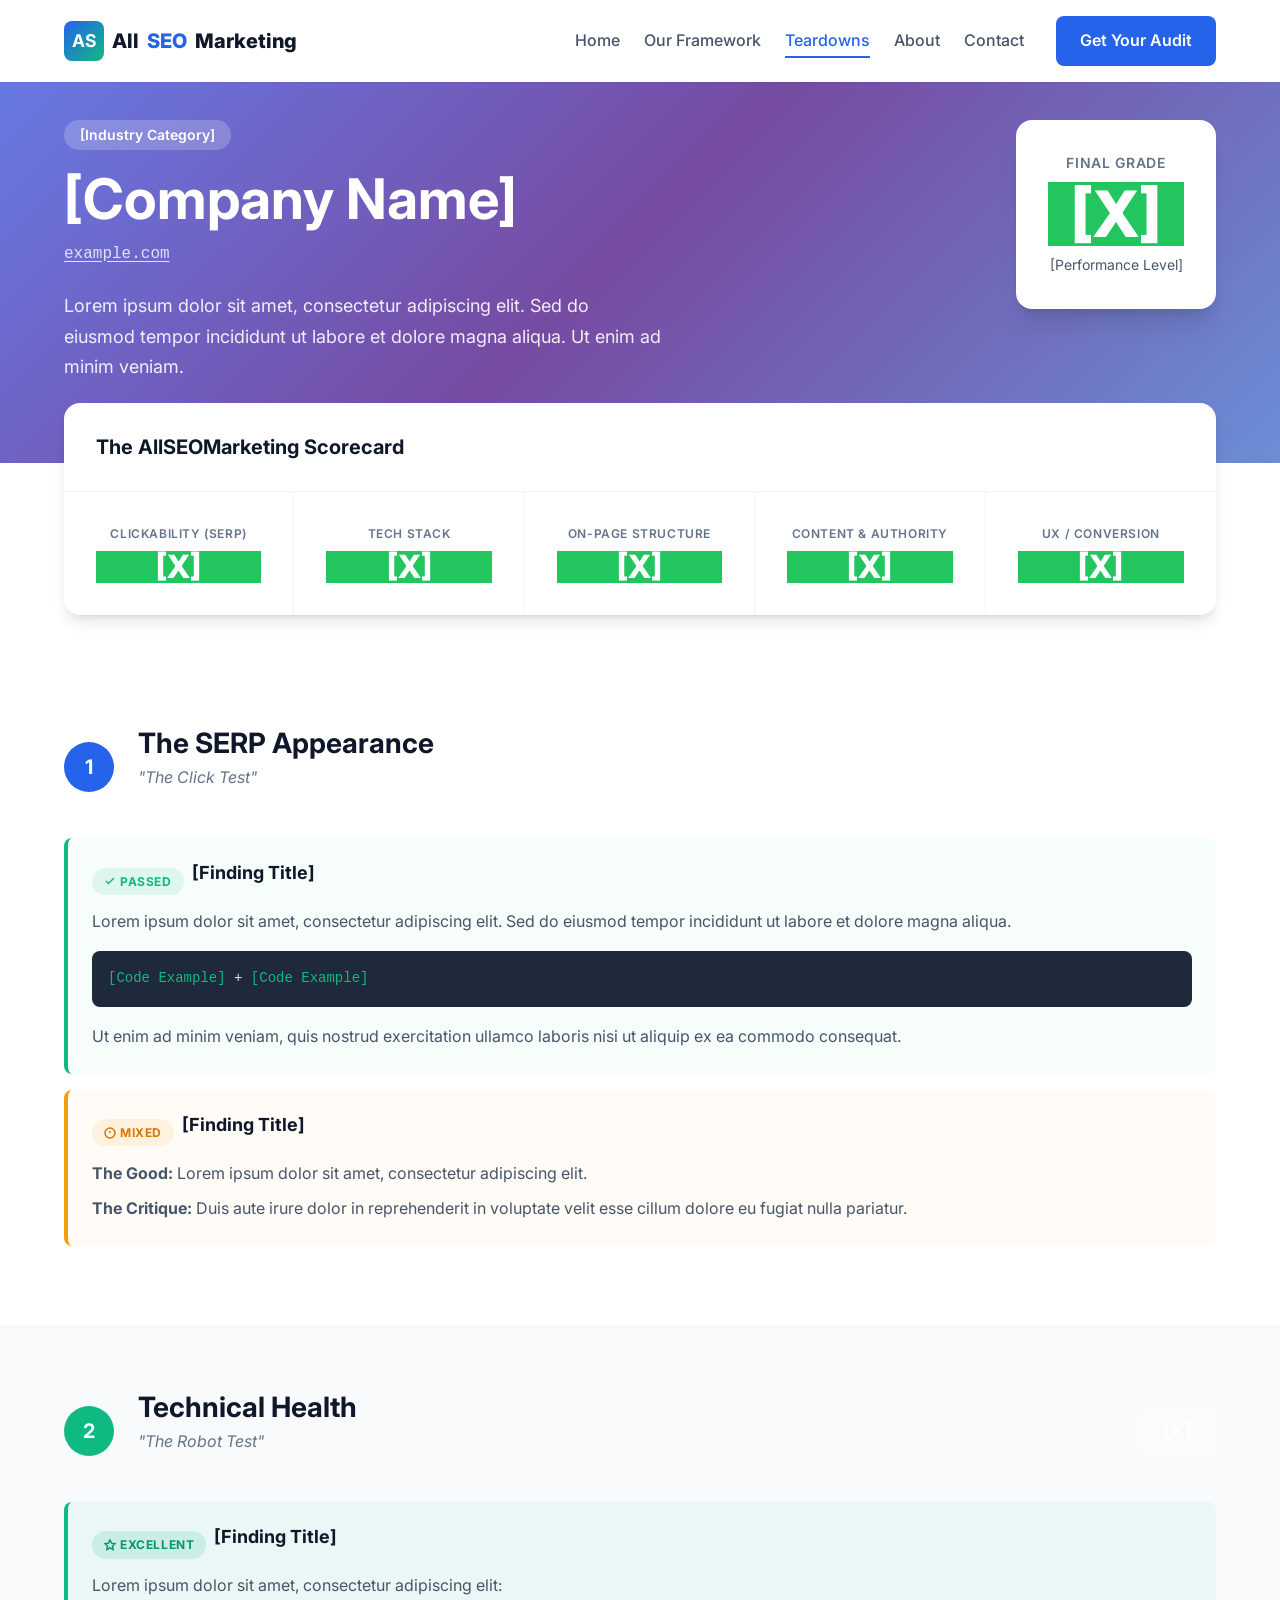
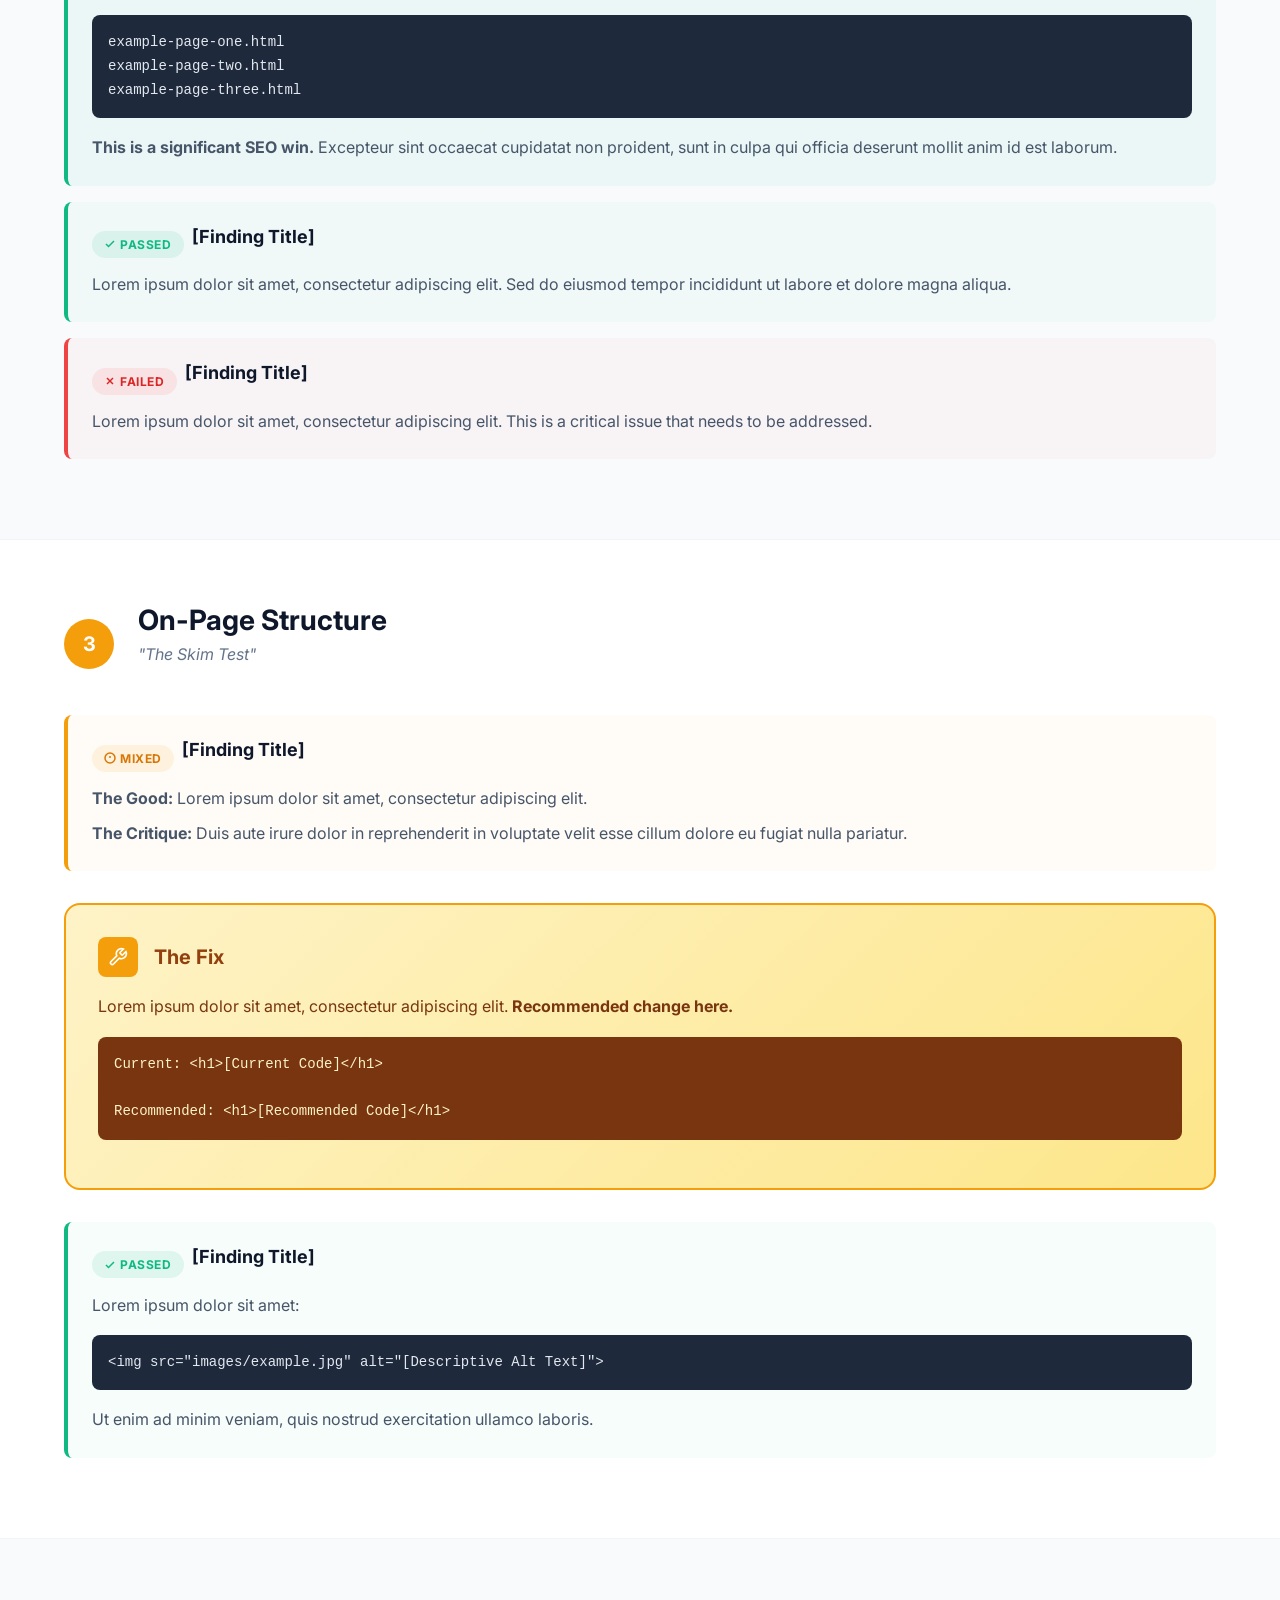
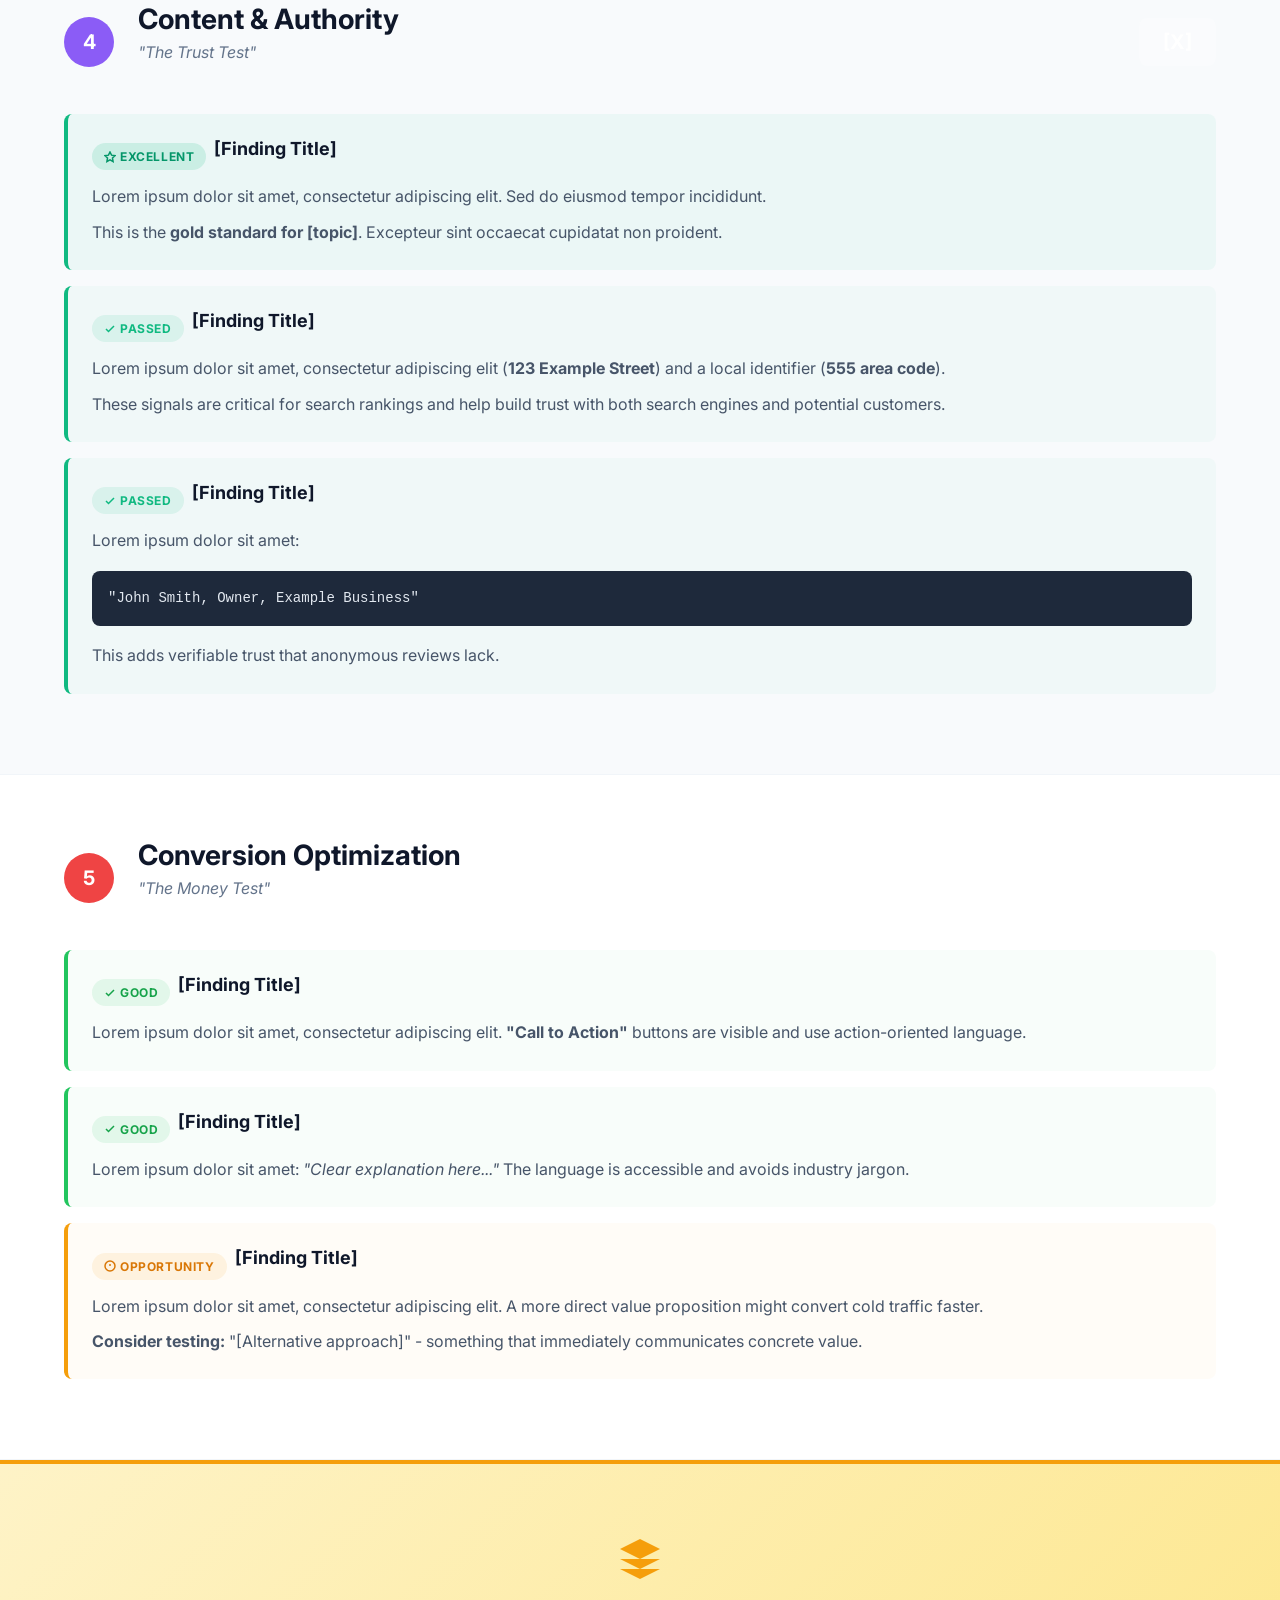
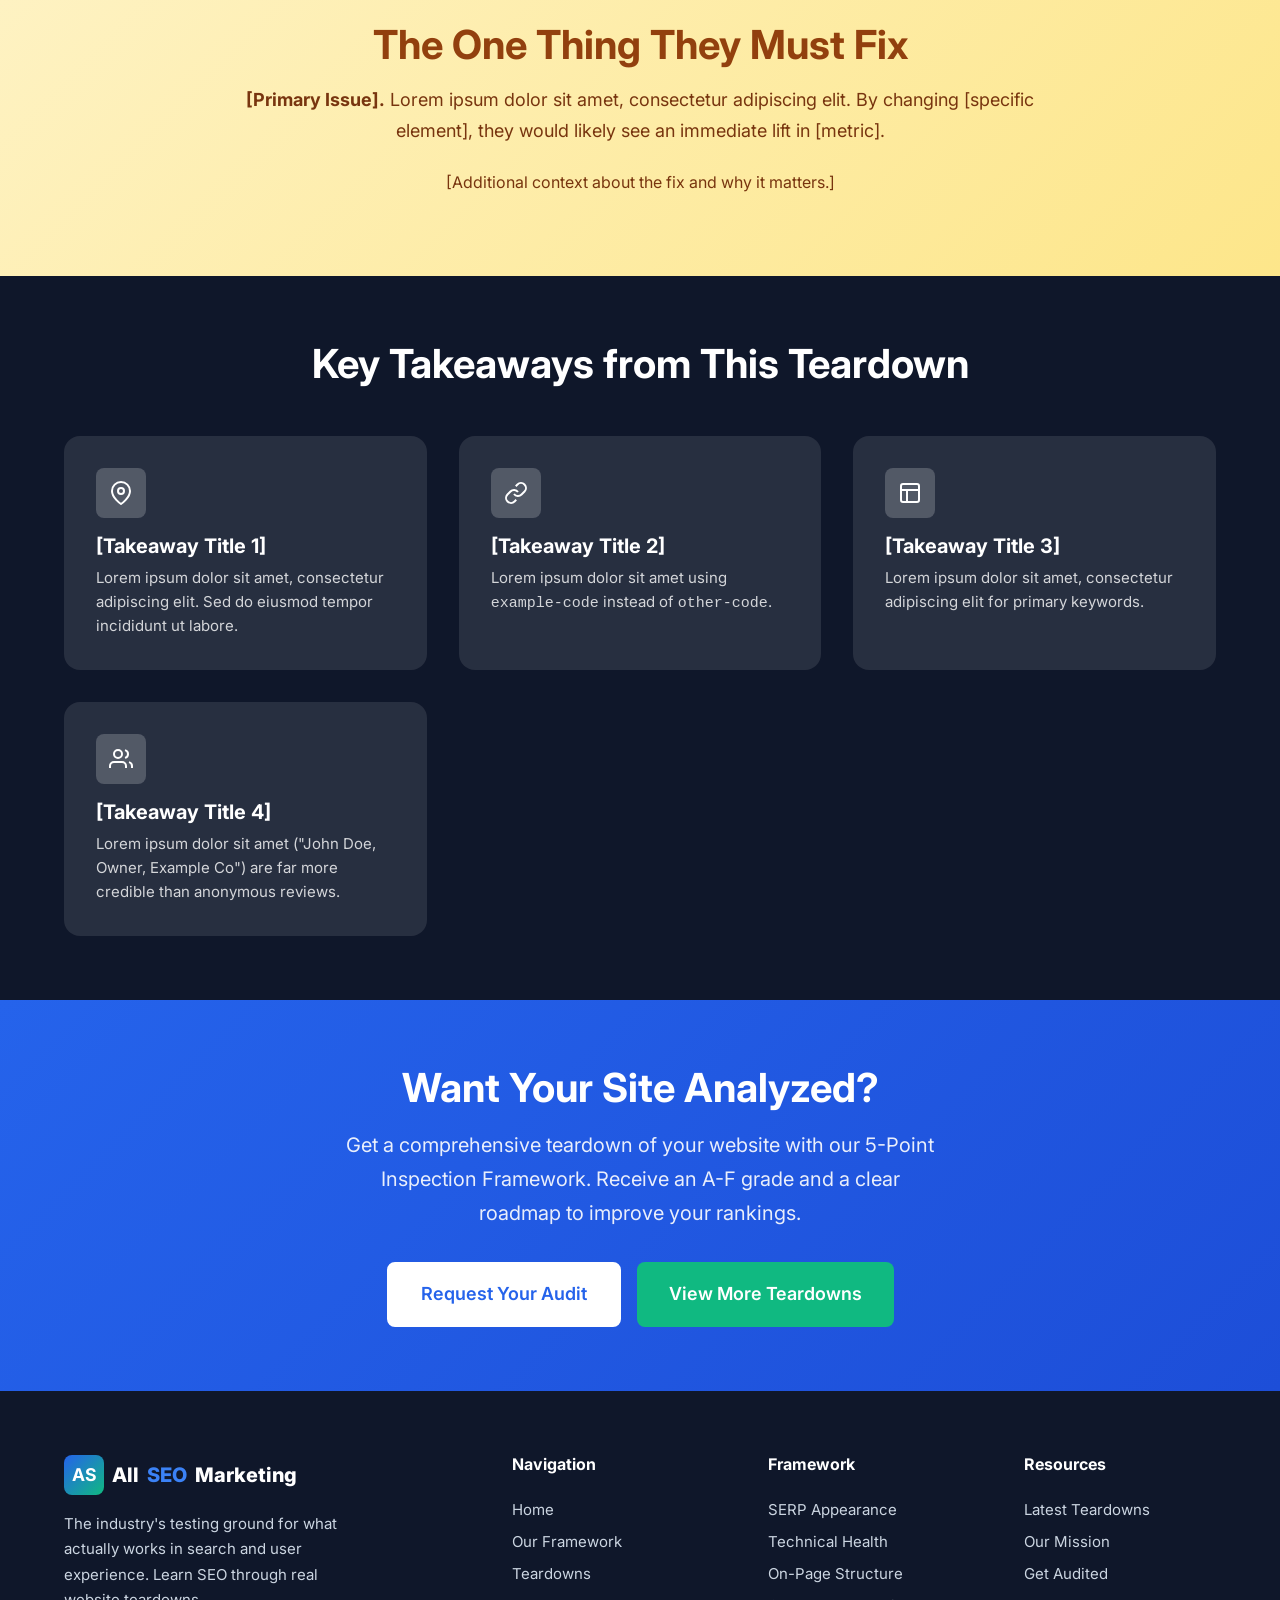
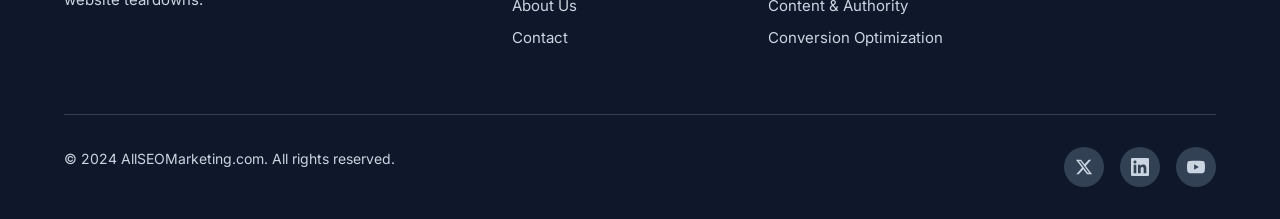
<file: blank.html>
<!DOCTYPE html>
<html lang="en">
<head>
  <meta charset="UTF-8">
  <meta name="viewport" content="width=device-width, initial-scale=1.0">
  <meta name="description" content="SEO Teardown of [Company Name] - A detailed 5-Point Inspection analysis. Final Grade: [X]">
  <meta name="keywords" content="[company] review, SEO teardown, website audit, [industry] SEO, website analysis">

  <title>[Company Name] SEO Teardown | AllSEOMarketing</title>

  <!-- Favicon -->
  <link rel="icon" type="image/svg+xml" href="data:image/svg+xml,<svg xmlns='http://www.w3.org/2000/svg' viewBox='0 0 100 100'><rect fill='%232563eb' rx='15' width='100' height='100'/><text x='50%25' y='55%25' dominant-baseline='middle' text-anchor='middle' fill='white' font-family='Arial' font-weight='bold' font-size='50'>AS</text></svg>">

  <!-- Fonts -->
  <link rel="preconnect" href="https://fonts.googleapis.com">
  <link rel="preconnect" href="https://fonts.gstatic.com" crossorigin>
  <link href="https://fonts.googleapis.com/css2?family=Inter:wght@400;500;600;700;800&display=swap" rel="stylesheet">

  <!-- Styles -->
  <link rel="stylesheet" href="css/styles.css">

  <style>
    /* Teardown-specific styles */
    .teardown-hero {
      padding-top: 120px;
      padding-bottom: var(--spacing-3xl);
      background: linear-gradient(135deg, #667eea 0%, #764ba2 50%, #6B8DD6 100%);
      color: var(--color-white);
    }

    .teardown-hero__header {
      display: flex;
      align-items: flex-start;
      justify-content: space-between;
      gap: var(--spacing-xl);
      flex-wrap: wrap;
    }

    .teardown-hero__info {
      flex: 1;
      min-width: 300px;
    }

    .teardown-hero__category {
      display: inline-block;
      padding: var(--spacing-xs) var(--spacing-md);
      background: rgba(255,255,255,0.2);
      border-radius: var(--radius-full);
      font-size: 0.875rem;
      font-weight: 600;
      margin-bottom: var(--spacing-md);
    }

    .teardown-hero h1 {
      color: var(--color-white);
      margin-bottom: var(--spacing-sm);
    }

    .teardown-hero__url {
      font-family: var(--font-mono);
      font-size: 1rem;
      opacity: 0.8;
      margin-bottom: var(--spacing-lg);
    }

    .teardown-hero__summary {
      font-size: 1.125rem;
      line-height: 1.7;
      opacity: 0.9;
      max-width: 600px;
    }

    .final-grade {
      background: var(--color-white);
      border-radius: var(--radius-lg);
      padding: var(--spacing-xl);
      text-align: center;
      min-width: 200px;
      box-shadow: var(--shadow-xl);
    }

    .final-grade__label {
      font-size: 0.875rem;
      font-weight: 600;
      color: var(--color-gray-500);
      text-transform: uppercase;
      letter-spacing: 0.05em;
      margin-bottom: var(--spacing-sm);
    }

    .final-grade__letter {
      font-size: 4rem;
      font-weight: 800;
      line-height: 1;
    }

    .final-grade__letter { color: #ffffff; }

    .final-grade__text {
      font-size: 0.875rem;
      color: var(--color-gray-600);
      margin-top: var(--spacing-sm);
    }

    /* Scorecard */
    .scorecard {
      background: var(--color-white);
      border-radius: var(--radius-lg);
      box-shadow: var(--shadow-lg);
      margin-top: -60px;
      position: relative;
      z-index: 10;
    }

    .scorecard__header {
      padding: var(--spacing-xl);
      border-bottom: 1px solid var(--color-gray-100);
    }

    .scorecard__title {
      font-size: 1.25rem;
      margin-bottom: 0;
    }

    .scorecard__grid {
      display: grid;
      grid-template-columns: repeat(5, 1fr);
      gap: 0;
    }

    .scorecard__item {
      padding: var(--spacing-xl);
      text-align: center;
      border-right: 1px solid var(--color-gray-100);
    }

    .scorecard__item:last-child {
      border-right: none;
    }

    .scorecard__item-label {
      font-size: 0.75rem;
      font-weight: 600;
      text-transform: uppercase;
      letter-spacing: 0.05em;
      color: var(--color-gray-500);
      margin-bottom: var(--spacing-sm);
    }

    .scorecard__item-grade {
      font-size: 2rem;
      font-weight: 800;
      line-height: 1;
    }

    .scorecard__item-grade { color: #ffffff; }

    /* Analysis sections */
    .analysis-section {
      padding: var(--spacing-3xl) 0;
      border-bottom: 1px solid var(--color-gray-100);
    }

    .analysis-section:last-of-type {
      border-bottom: none;
    }

    .analysis-section--alt {
      background: var(--color-gray-50);
    }

    .analysis-header {
      display: flex;
      align-items: center;
      gap: var(--spacing-lg);
      margin-bottom: var(--spacing-xl);
    }

    .analysis-number {
      width: 50px;
      height: 50px;
      background: var(--color-primary);
      color: var(--color-white);
      border-radius: var(--radius-full);
      display: flex;
      align-items: center;
      justify-content: center;
      font-size: 1.25rem;
      font-weight: 700;
      flex-shrink: 0;
    }

    .analysis-number--green { background: #10b981; }
    .analysis-number--yellow { background: #f59e0b; }
    .analysis-number--purple { background: #8b5cf6; }
    .analysis-number--red { background: #ef4444; }

    .analysis-title-group h2 {
      font-size: 1.75rem;
      margin-bottom: var(--spacing-xs);
    }

    .analysis-subtitle {
      color: var(--color-gray-500);
      font-style: italic;
      font-size: 1rem;
    }

    .analysis-grade {
      margin-left: auto;
      padding: var(--spacing-sm) var(--spacing-lg);
      background: var(--color-gray-100);
      border-radius: var(--radius-md);
      font-weight: 700;
      font-size: 1.25rem;
    }

    .analysis-grade { background: rgba(255, 255, 255, 0.2); color: #ffffff; }

    .finding {
      background: var(--color-white);
      border-radius: var(--radius-md);
      padding: var(--spacing-lg);
      margin-bottom: var(--spacing-md);
      border-left: 4px solid var(--color-gray-200);
    }

    .finding--pass {
      border-left-color: #10b981;
      background: rgba(16, 185, 129, 0.03);
    }

    .finding--excellent {
      border-left-color: #10b981;
      background: rgba(16, 185, 129, 0.05);
    }

    .finding--mixed {
      border-left-color: #f59e0b;
      background: rgba(245, 158, 11, 0.03);
    }

    .finding--good {
      border-left-color: #22c55e;
      background: rgba(34, 197, 94, 0.03);
    }

    .finding--fail {
      border-left-color: #ef4444;
      background: rgba(239, 68, 68, 0.03);
    }

    .finding__header {
      display: flex;
      align-items: center;
      gap: var(--spacing-sm);
      margin-bottom: var(--spacing-sm);
    }

    .finding__status {
      display: inline-flex;
      align-items: center;
      gap: var(--spacing-xs);
      padding: 0.25rem 0.75rem;
      border-radius: var(--radius-full);
      font-size: 0.75rem;
      font-weight: 700;
      text-transform: uppercase;
      letter-spacing: 0.05em;
    }

    .finding__status--pass {
      background: rgba(16, 185, 129, 0.1);
      color: #10b981;
    }

    .finding__status--excellent {
      background: rgba(16, 185, 129, 0.15);
      color: #059669;
    }

    .finding__status--mixed {
      background: rgba(245, 158, 11, 0.1);
      color: #d97706;
    }

    .finding__status--good {
      background: rgba(34, 197, 94, 0.1);
      color: #16a34a;
    }

    .finding__status--fail {
      background: rgba(239, 68, 68, 0.1);
      color: #dc2626;
    }

    .finding__title {
      font-size: 1.125rem;
      font-weight: 700;
      color: var(--color-secondary);
    }

    .finding__content {
      color: var(--color-gray-600);
      line-height: 1.7;
    }

    .finding__content p {
      margin-bottom: var(--spacing-sm);
    }

    .finding__content p:last-child {
      margin-bottom: 0;
    }

    .code-example {
      background: var(--color-gray-800);
      color: #e2e8f0;
      padding: var(--spacing-md);
      border-radius: var(--radius-md);
      font-family: var(--font-mono);
      font-size: 0.875rem;
      overflow-x: auto;
      margin: var(--spacing-md) 0;
    }

    .code-example code {
      color: #10b981;
    }

    /* Fix it box */
    .fix-it-box {
      background: linear-gradient(135deg, #fef3c7 0%, #fde68a 100%);
      border: 2px solid #f59e0b;
      border-radius: var(--radius-lg);
      padding: var(--spacing-xl);
      margin: var(--spacing-xl) 0;
    }

    .fix-it-box__header {
      display: flex;
      align-items: center;
      gap: var(--spacing-md);
      margin-bottom: var(--spacing-md);
    }

    .fix-it-box__icon {
      width: 40px;
      height: 40px;
      background: #f59e0b;
      color: white;
      border-radius: var(--radius-md);
      display: flex;
      align-items: center;
      justify-content: center;
    }

    .fix-it-box__title {
      font-size: 1.25rem;
      color: #92400e;
      margin: 0;
    }

    .fix-it-box__content {
      color: #78350f;
      line-height: 1.7;
    }

    .fix-it-box .code-example {
      background: #78350f;
      color: #fef3c7;
    }

    /* Key takeaways */
    .takeaways {
      background: var(--color-secondary);
      color: var(--color-white);
      padding: var(--spacing-3xl) 0;
    }

    .takeaways h2 {
      color: var(--color-white);
      text-align: center;
      margin-bottom: var(--spacing-2xl);
    }

    .takeaway-grid {
      display: grid;
      grid-template-columns: repeat(auto-fit, minmax(280px, 1fr));
      gap: var(--spacing-xl);
    }

    .takeaway-card {
      background: rgba(255,255,255,0.1);
      border-radius: var(--radius-lg);
      padding: var(--spacing-xl);
    }

    .takeaway-card__icon {
      width: 50px;
      height: 50px;
      background: rgba(255,255,255,0.2);
      border-radius: var(--radius-md);
      display: flex;
      align-items: center;
      justify-content: center;
      margin-bottom: var(--spacing-md);
      font-size: 1.5rem;
    }

    .takeaway-card h4 {
      color: var(--color-white);
      margin-bottom: var(--spacing-sm);
    }

    .takeaway-card p {
      color: rgba(255,255,255,0.8);
      font-size: 0.9375rem;
      line-height: 1.6;
      margin: 0;
    }

    /* Responsive */
    @media (max-width: 768px) {
      .teardown-hero__header {
        flex-direction: column;
      }

      .final-grade {
        align-self: flex-start;
      }

      .scorecard__grid {
        grid-template-columns: repeat(2, 1fr);
      }

      .scorecard__item:nth-child(2) {
        border-right: none;
      }

      .scorecard__item:nth-child(4) {
        border-right: none;
      }

      .scorecard__item:nth-child(5) {
        grid-column: span 2;
        border-top: 1px solid var(--color-gray-100);
      }

      .analysis-header {
        flex-wrap: wrap;
      }

      .analysis-grade {
        margin-left: 0;
        margin-top: var(--spacing-md);
      }
    }
  </style>
</head>
<body>
  <!-- Header -->
  <header class="header" id="header">
    <div class="header__inner">
      <a href="index.html" class="logo">
        <div class="logo__icon">AS</div>
        All<span>SEO</span>Marketing
      </a>
      <nav class="nav">
        <ul class="nav__list" id="navList">
          <li><a href="index.html" class="nav__link">Home</a></li>
          <li><a href="framework.html" class="nav__link">Our Framework</a></li>
          <li><a href="teardowns.html" class="nav__link active">Teardowns</a></li>
          <li><a href="about.html" class="nav__link">About</a></li>
          <li><a href="contact.html" class="nav__link">Contact</a></li>
        </ul>
        <a href="contact.html" class="btn btn--primary">Get Your Audit</a>
        <button class="nav__toggle" id="navToggle" aria-label="Toggle navigation">
          <span></span>
          <span></span>
          <span></span>
        </button>
      </nav>
    </div>
  </header>

  <!-- Teardown Hero -->
  <section class="teardown-hero">
    <div class="container">
      <div class="teardown-hero__header">
        <div class="teardown-hero__info">
          <span class="teardown-hero__category">[Industry Category]</span>
          <h1>[Company Name]</h1>
          <p class="teardown-hero__url"><a href="https://example.com" target="_blank" rel="noopener noreferrer" style="color: inherit; text-decoration: underline; text-underline-offset: 3px;">example.com</a></p>
          <p class="teardown-hero__summary">
            Lorem ipsum dolor sit amet, consectetur adipiscing elit. Sed do eiusmod tempor incididunt ut labore et dolore magna aliqua. Ut enim ad minim veniam.
          </p>
        </div>
        <div class="final-grade">
          <div class="final-grade__label">Final Grade</div>
          <div class="final-grade__letter grade-b">[X]</div>
          <div class="final-grade__text">[Performance Level]</div>
        </div>
      </div>
    </div>
  </section>

  <!-- Scorecard -->
  <section class="section" style="padding-top: 0; padding-bottom: var(--spacing-2xl);">
    <div class="container">
      <div class="scorecard">
        <div class="scorecard__header">
          <h2 class="scorecard__title">The AllSEOMarketing Scorecard</h2>
        </div>
        <div class="scorecard__grid">
          <div class="scorecard__item">
            <div class="scorecard__item-label">Clickability (SERP)</div>
            <div class="scorecard__item-grade grade-b">[X]</div>
          </div>
          <div class="scorecard__item">
            <div class="scorecard__item-label">Tech Stack</div>
            <div class="scorecard__item-grade grade-b">[X]</div>
          </div>
          <div class="scorecard__item">
            <div class="scorecard__item-label">On-Page Structure</div>
            <div class="scorecard__item-grade grade-b">[X]</div>
          </div>
          <div class="scorecard__item">
            <div class="scorecard__item-label">Content & Authority</div>
            <div class="scorecard__item-grade grade-b">[X]</div>
          </div>
          <div class="scorecard__item">
            <div class="scorecard__item-label">UX / Conversion</div>
            <div class="scorecard__item-grade grade-b">[X]</div>
          </div>
        </div>
      </div>
    </div>
  </section>

  <!-- Analysis Section 1: SERP Appearance -->
  <section class="analysis-section">
    <div class="container">
      <div class="analysis-header">
        <div class="analysis-number">1</div>
        <div class="analysis-title-group">
          <h2>The SERP Appearance</h2>
          <p class="analysis-subtitle">"The Click Test"</p>
        </div>
        <div class="analysis-grade grade-b">[X]</div>
      </div>

      <div class="finding finding--pass">
        <div class="finding__header">
          <span class="finding__status finding__status--pass">
            <svg width="12" height="12" viewBox="0 0 24 24" fill="none" stroke="currentColor" stroke-width="3">
              <polyline points="20,6 9,17 4,12"/>
            </svg>
            Passed
          </span>
          <h3 class="finding__title">[Finding Title]</h3>
        </div>
        <div class="finding__content">
          <p>Lorem ipsum dolor sit amet, consectetur adipiscing elit. Sed do eiusmod tempor incididunt ut labore et dolore magna aliqua.</p>
          <div class="code-example">
            <code>[Code Example]</code> + <code>[Code Example]</code>
          </div>
          <p>Ut enim ad minim veniam, quis nostrud exercitation ullamco laboris nisi ut aliquip ex ea commodo consequat.</p>
        </div>
      </div>

      <div class="finding finding--mixed">
        <div class="finding__header">
          <span class="finding__status finding__status--mixed">
            <svg width="12" height="12" viewBox="0 0 24 24" fill="none" stroke="currentColor" stroke-width="3">
              <circle cx="12" cy="12" r="10"/>
              <line x1="12" y1="8" x2="12" y2="12"/>
              <line x1="12" y1="16" x2="12.01" y2="16"/>
            </svg>
            Mixed
          </span>
          <h3 class="finding__title">[Finding Title]</h3>
        </div>
        <div class="finding__content">
          <p><strong>The Good:</strong> Lorem ipsum dolor sit amet, consectetur adipiscing elit.</p>
          <p><strong>The Critique:</strong> Duis aute irure dolor in reprehenderit in voluptate velit esse cillum dolore eu fugiat nulla pariatur.</p>
        </div>
      </div>
    </div>
  </section>

  <!-- Analysis Section 2: Technical Health -->
  <section class="analysis-section analysis-section--alt">
    <div class="container">
      <div class="analysis-header">
        <div class="analysis-number analysis-number--green">2</div>
        <div class="analysis-title-group">
          <h2>Technical Health</h2>
          <p class="analysis-subtitle">"The Robot Test"</p>
        </div>
        <div class="analysis-grade grade-b">[X]</div>
      </div>

      <div class="finding finding--excellent">
        <div class="finding__header">
          <span class="finding__status finding__status--excellent">
            <svg width="12" height="12" viewBox="0 0 24 24" fill="none" stroke="currentColor" stroke-width="3">
              <polygon points="12,2 15.09,8.26 22,9.27 17,14.14 18.18,21.02 12,17.77 5.82,21.02 7,14.14 2,9.27 8.91,8.26"/>
            </svg>
            Excellent
          </span>
          <h3 class="finding__title">[Finding Title]</h3>
        </div>
        <div class="finding__content">
          <p>Lorem ipsum dolor sit amet, consectetur adipiscing elit:</p>
          <div class="code-example">
            example-page-one.html<br>
            example-page-two.html<br>
            example-page-three.html
          </div>
          <p><strong>This is a significant SEO win.</strong> Excepteur sint occaecat cupidatat non proident, sunt in culpa qui officia deserunt mollit anim id est laborum.</p>
        </div>
      </div>

      <div class="finding finding--pass">
        <div class="finding__header">
          <span class="finding__status finding__status--pass">
            <svg width="12" height="12" viewBox="0 0 24 24" fill="none" stroke="currentColor" stroke-width="3">
              <polyline points="20,6 9,17 4,12"/>
            </svg>
            Passed
          </span>
          <h3 class="finding__title">[Finding Title]</h3>
        </div>
        <div class="finding__content">
          <p>Lorem ipsum dolor sit amet, consectetur adipiscing elit. Sed do eiusmod tempor incididunt ut labore et dolore magna aliqua.</p>
        </div>
      </div>

      <div class="finding finding--fail">
        <div class="finding__header">
          <span class="finding__status finding__status--fail">
            <svg width="12" height="12" viewBox="0 0 24 24" fill="none" stroke="currentColor" stroke-width="3">
              <line x1="18" y1="6" x2="6" y2="18"/>
              <line x1="6" y1="6" x2="18" y2="18"/>
            </svg>
            Failed
          </span>
          <h3 class="finding__title">[Finding Title]</h3>
        </div>
        <div class="finding__content">
          <p>Lorem ipsum dolor sit amet, consectetur adipiscing elit. This is a critical issue that needs to be addressed.</p>
        </div>
      </div>
    </div>
  </section>

  <!-- Analysis Section 3: On-Page Structure -->
  <section class="analysis-section">
    <div class="container">
      <div class="analysis-header">
        <div class="analysis-number analysis-number--yellow">3</div>
        <div class="analysis-title-group">
          <h2>On-Page Structure</h2>
          <p class="analysis-subtitle">"The Skim Test"</p>
        </div>
        <div class="analysis-grade grade-b">[X]</div>
      </div>

      <div class="finding finding--mixed">
        <div class="finding__header">
          <span class="finding__status finding__status--mixed">
            <svg width="12" height="12" viewBox="0 0 24 24" fill="none" stroke="currentColor" stroke-width="3">
              <circle cx="12" cy="12" r="10"/>
              <line x1="12" y1="8" x2="12" y2="12"/>
              <line x1="12" y1="16" x2="12.01" y2="16"/>
            </svg>
            Mixed
          </span>
          <h3 class="finding__title">[Finding Title]</h3>
        </div>
        <div class="finding__content">
          <p><strong>The Good:</strong> Lorem ipsum dolor sit amet, consectetur adipiscing elit.</p>
          <p><strong>The Critique:</strong> Duis aute irure dolor in reprehenderit in voluptate velit esse cillum dolore eu fugiat nulla pariatur.</p>
        </div>
      </div>

      <!-- Fix It Box -->
      <div class="fix-it-box">
        <div class="fix-it-box__header">
          <div class="fix-it-box__icon">
            <svg width="20" height="20" viewBox="0 0 24 24" fill="none" stroke="currentColor" stroke-width="2">
              <path d="M14.7 6.3a1 1 0 0 0 0 1.4l1.6 1.6a1 1 0 0 0 1.4 0l3.77-3.77a6 6 0 0 1-7.94 7.94l-6.91 6.91a2.12 2.12 0 0 1-3-3l6.91-6.91a6 6 0 0 1 7.94-7.94l-3.76 3.76z"/>
            </svg>
          </div>
          <h3 class="fix-it-box__title">The Fix</h3>
        </div>
        <div class="fix-it-box__content">
          <p>Lorem ipsum dolor sit amet, consectetur adipiscing elit. <strong>Recommended change here.</strong></p>
          <div class="code-example">
            Current: &lt;h1&gt;[Current Code]&lt;/h1&gt;<br><br>
            Recommended: &lt;h1&gt;[Recommended Code]&lt;/h1&gt;
          </div>
        </div>
      </div>

      <div class="finding finding--pass">
        <div class="finding__header">
          <span class="finding__status finding__status--pass">
            <svg width="12" height="12" viewBox="0 0 24 24" fill="none" stroke="currentColor" stroke-width="3">
              <polyline points="20,6 9,17 4,12"/>
            </svg>
            Passed
          </span>
          <h3 class="finding__title">[Finding Title]</h3>
        </div>
        <div class="finding__content">
          <p>Lorem ipsum dolor sit amet:</p>
          <div class="code-example">
            &lt;img src="images/example.jpg" alt="[Descriptive Alt Text]"&gt;
          </div>
          <p>Ut enim ad minim veniam, quis nostrud exercitation ullamco laboris.</p>
        </div>
      </div>
    </div>
  </section>

  <!-- Analysis Section 4: Content & Authority -->
  <section class="analysis-section analysis-section--alt">
    <div class="container">
      <div class="analysis-header">
        <div class="analysis-number analysis-number--purple">4</div>
        <div class="analysis-title-group">
          <h2>Content & Authority</h2>
          <p class="analysis-subtitle">"The Trust Test"</p>
        </div>
        <div class="analysis-grade grade-b">[X]</div>
      </div>

      <div class="finding finding--excellent">
        <div class="finding__header">
          <span class="finding__status finding__status--excellent">
            <svg width="12" height="12" viewBox="0 0 24 24" fill="none" stroke="currentColor" stroke-width="3">
              <polygon points="12,2 15.09,8.26 22,9.27 17,14.14 18.18,21.02 12,17.77 5.82,21.02 7,14.14 2,9.27 8.91,8.26"/>
            </svg>
            Excellent
          </span>
          <h3 class="finding__title">[Finding Title]</h3>
        </div>
        <div class="finding__content">
          <p>Lorem ipsum dolor sit amet, consectetur adipiscing elit. Sed do eiusmod tempor incididunt.</p>
          <p>This is the <strong>gold standard for [topic]</strong>. Excepteur sint occaecat cupidatat non proident.</p>
        </div>
      </div>

      <div class="finding finding--pass">
        <div class="finding__header">
          <span class="finding__status finding__status--pass">
            <svg width="12" height="12" viewBox="0 0 24 24" fill="none" stroke="currentColor" stroke-width="3">
              <polyline points="20,6 9,17 4,12"/>
            </svg>
            Passed
          </span>
          <h3 class="finding__title">[Finding Title]</h3>
        </div>
        <div class="finding__content">
          <p>Lorem ipsum dolor sit amet, consectetur adipiscing elit (<strong>123 Example Street</strong>) and a local identifier (<strong>555 area code</strong>).</p>
          <p>These signals are critical for search rankings and help build trust with both search engines and potential customers.</p>
        </div>
      </div>

      <div class="finding finding--pass">
        <div class="finding__header">
          <span class="finding__status finding__status--pass">
            <svg width="12" height="12" viewBox="0 0 24 24" fill="none" stroke="currentColor" stroke-width="3">
              <polyline points="20,6 9,17 4,12"/>
            </svg>
            Passed
          </span>
          <h3 class="finding__title">[Finding Title]</h3>
        </div>
        <div class="finding__content">
          <p>Lorem ipsum dolor sit amet:</p>
          <div class="code-example">
            "John Smith, Owner, Example Business"
          </div>
          <p>This adds verifiable trust that anonymous reviews lack.</p>
        </div>
      </div>
    </div>
  </section>

  <!-- Analysis Section 5: Conversion Optimization -->
  <section class="analysis-section">
    <div class="container">
      <div class="analysis-header">
        <div class="analysis-number analysis-number--red">5</div>
        <div class="analysis-title-group">
          <h2>Conversion Optimization</h2>
          <p class="analysis-subtitle">"The Money Test"</p>
        </div>
        <div class="analysis-grade grade-b">[X]</div>
      </div>

      <div class="finding finding--good">
        <div class="finding__header">
          <span class="finding__status finding__status--good">
            <svg width="12" height="12" viewBox="0 0 24 24" fill="none" stroke="currentColor" stroke-width="3">
              <polyline points="20,6 9,17 4,12"/>
            </svg>
            Good
          </span>
          <h3 class="finding__title">[Finding Title]</h3>
        </div>
        <div class="finding__content">
          <p>Lorem ipsum dolor sit amet, consectetur adipiscing elit. <strong>"Call to Action"</strong> buttons are visible and use action-oriented language.</p>
        </div>
      </div>

      <div class="finding finding--good">
        <div class="finding__header">
          <span class="finding__status finding__status--good">
            <svg width="12" height="12" viewBox="0 0 24 24" fill="none" stroke="currentColor" stroke-width="3">
              <polyline points="20,6 9,17 4,12"/>
            </svg>
            Good
          </span>
          <h3 class="finding__title">[Finding Title]</h3>
        </div>
        <div class="finding__content">
          <p>Lorem ipsum dolor sit amet: <em>"Clear explanation here..."</em> The language is accessible and avoids industry jargon.</p>
        </div>
      </div>

      <div class="finding finding--mixed">
        <div class="finding__header">
          <span class="finding__status finding__status--mixed">
            <svg width="12" height="12" viewBox="0 0 24 24" fill="none" stroke="currentColor" stroke-width="3">
              <circle cx="12" cy="12" r="10"/>
              <line x1="12" y1="8" x2="12" y2="12"/>
              <line x1="12" y1="16" x2="12.01" y2="16"/>
            </svg>
            Opportunity
          </span>
          <h3 class="finding__title">[Finding Title]</h3>
        </div>
        <div class="finding__content">
          <p>Lorem ipsum dolor sit amet, consectetur adipiscing elit. A more direct value proposition might convert cold traffic faster.</p>
          <p><strong>Consider testing:</strong> "[Alternative approach]" - something that immediately communicates concrete value.</p>
        </div>
      </div>
    </div>
  </section>

  <!-- The One Thing They Must Fix -->
  <section class="section" style="background: linear-gradient(135deg, #fef3c7 0%, #fde68a 100%); border-top: 4px solid #f59e0b;">
    <div class="container">
      <div class="text-center" style="max-width: 800px; margin: 0 auto;">
        <div style="font-size: 3rem; margin-bottom: var(--spacing-md);">
          <svg width="48" height="48" viewBox="0 0 24 24" fill="#f59e0b" stroke="#f59e0b" stroke-width="0">
            <path d="M12 2L2 7l10 5 10-5-10-5z"/>
            <path d="M2 17l10 5 10-5"/>
            <path d="M2 12l10 5 10-5"/>
          </svg>
        </div>
        <h2 style="color: #92400e;">The One Thing They Must Fix</h2>
        <p style="color: #78350f; font-size: 1.125rem; line-height: 1.7;">
          <strong>[Primary Issue].</strong> Lorem ipsum dolor sit amet, consectetur adipiscing elit. By changing [specific element], they would likely see an immediate lift in [metric].
        </p>
        <p style="color: #78350f; font-size: 1rem; margin-top: var(--spacing-lg);">
          [Additional context about the fix and why it matters.]
        </p>
      </div>
    </div>
  </section>

  <!-- Key Takeaways -->
  <section class="takeaways">
    <div class="container">
      <h2>Key Takeaways from This Teardown</h2>
      <div class="takeaway-grid">
        <div class="takeaway-card">
          <div class="takeaway-card__icon">
            <svg width="24" height="24" viewBox="0 0 24 24" fill="none" stroke="currentColor" stroke-width="2">
              <path d="M21 10c0 7-9 13-9 13s-9-6-9-13a9 9 0 0 1 18 0z"/>
              <circle cx="12" cy="10" r="3"/>
            </svg>
          </div>
          <h4>[Takeaway Title 1]</h4>
          <p>Lorem ipsum dolor sit amet, consectetur adipiscing elit. Sed do eiusmod tempor incididunt ut labore.</p>
        </div>
        <div class="takeaway-card">
          <div class="takeaway-card__icon">
            <svg width="24" height="24" viewBox="0 0 24 24" fill="none" stroke="currentColor" stroke-width="2">
              <path d="M10 13a5 5 0 0 0 7.54.54l3-3a5 5 0 0 0-7.07-7.07l-1.72 1.71"/>
              <path d="M14 11a5 5 0 0 0-7.54-.54l-3 3a5 5 0 0 0 7.07 7.07l1.71-1.71"/>
            </svg>
          </div>
          <h4>[Takeaway Title 2]</h4>
          <p>Lorem ipsum dolor sit amet using <code>example-code</code> instead of <code>other-code</code>.</p>
        </div>
        <div class="takeaway-card">
          <div class="takeaway-card__icon">
            <svg width="24" height="24" viewBox="0 0 24 24" fill="none" stroke="currentColor" stroke-width="2">
              <rect x="3" y="3" width="18" height="18" rx="2" ry="2"/>
              <line x1="3" y1="9" x2="21" y2="9"/>
              <line x1="9" y1="21" x2="9" y2="9"/>
            </svg>
          </div>
          <h4>[Takeaway Title 3]</h4>
          <p>Lorem ipsum dolor sit amet, consectetur adipiscing elit for primary keywords.</p>
        </div>
        <div class="takeaway-card">
          <div class="takeaway-card__icon">
            <svg width="24" height="24" viewBox="0 0 24 24" fill="none" stroke="currentColor" stroke-width="2">
              <path d="M17 21v-2a4 4 0 0 0-4-4H5a4 4 0 0 0-4 4v2"/>
              <circle cx="9" cy="7" r="4"/>
              <path d="M23 21v-2a4 4 0 0 0-3-3.87"/>
              <path d="M16 3.13a4 4 0 0 1 0 7.75"/>
            </svg>
          </div>
          <h4>[Takeaway Title 4]</h4>
          <p>Lorem ipsum dolor sit amet ("John Doe, Owner, Example Co") are far more credible than anonymous reviews.</p>
        </div>
      </div>
    </div>
  </section>

  <!-- CTA Section -->
  <section class="section cta">
    <div class="container">
      <h2>Want Your Site Analyzed?</h2>
      <p class="lead">Get a comprehensive teardown of your website with our 5-Point Inspection Framework. Receive an A-F grade and a clear roadmap to improve your rankings.</p>
      <div style="display: flex; gap: 1rem; justify-content: center; flex-wrap: wrap;">
        <a href="contact.html" class="btn btn--secondary btn--large">Request Your Audit</a>
        <a href="teardowns.html" class="btn btn--accent btn--large">View More Teardowns</a>
      </div>
    </div>
  </section>

  <!-- Footer -->
  <footer class="footer">
    <div class="container">
      <div class="footer__grid">
        <div class="footer__brand">
          <a href="index.html" class="logo">
            <div class="logo__icon">AS</div>
            All<span>SEO</span>Marketing
          </a>
          <p>The industry's testing ground for what actually works in search and user experience. Learn SEO through real website teardowns.</p>
        </div>
        <div>
          <h4 class="footer__heading">Navigation</h4>
          <div class="footer__links">
            <a href="index.html">Home</a>
            <a href="framework.html">Our Framework</a>
            <a href="teardowns.html">Teardowns</a>
            <a href="about.html">About Us</a>
            <a href="contact.html">Contact</a>
          </div>
        </div>
        <div>
          <h4 class="footer__heading">Framework</h4>
          <div class="footer__links">
            <a href="framework.html#serp">SERP Appearance</a>
            <a href="framework.html#technical">Technical Health</a>
            <a href="framework.html#onpage">On-Page Structure</a>
            <a href="framework.html#content">Content & Authority</a>
            <a href="framework.html#conversion">Conversion Optimization</a>
          </div>
        </div>
        <div>
          <h4 class="footer__heading">Resources</h4>
          <div class="footer__links">
            <a href="teardowns.html">Latest Teardowns</a>
            <a href="about.html">Our Mission</a>
            <a href="contact.html">Get Audited</a>
          </div>
        </div>
      </div>
      <div class="footer__bottom">
        <p>&copy; 2024 AllSEOMarketing.com. All rights reserved.</p>
        <div class="footer__social">
          <a href="#" aria-label="Twitter">
            <svg width="18" height="18" viewBox="0 0 24 24" fill="currentColor">
              <path d="M18.244 2.25h3.308l-7.227 8.26 8.502 11.24H16.17l-5.214-6.817L4.99 21.75H1.68l7.73-8.835L1.254 2.25H8.08l4.713 6.231zm-1.161 17.52h1.833L7.084 4.126H5.117z"/>
            </svg>
          </a>
          <a href="#" aria-label="LinkedIn">
            <svg width="18" height="18" viewBox="0 0 24 24" fill="currentColor">
              <path d="M20.447 20.452h-3.554v-5.569c0-1.328-.027-3.037-1.852-3.037-1.853 0-2.136 1.445-2.136 2.939v5.667H9.351V9h3.414v1.561h.046c.477-.9 1.637-1.85 3.37-1.85 3.601 0 4.267 2.37 4.267 5.455v6.286zM5.337 7.433c-1.144 0-2.063-.926-2.063-2.065 0-1.138.92-2.063 2.063-2.063 1.14 0 2.064.925 2.064 2.063 0 1.139-.925 2.065-2.064 2.065zm1.782 13.019H3.555V9h3.564v11.452zM22.225 0H1.771C.792 0 0 .774 0 1.729v20.542C0 23.227.792 24 1.771 24h20.451C23.2 24 24 23.227 24 22.271V1.729C24 .774 23.2 0 22.222 0h.003z"/>
            </svg>
          </a>
          <a href="#" aria-label="YouTube">
            <svg width="18" height="18" viewBox="0 0 24 24" fill="currentColor">
              <path d="M23.498 6.186a3.016 3.016 0 0 0-2.122-2.136C19.505 3.545 12 3.545 12 3.545s-7.505 0-9.377.505A3.017 3.017 0 0 0 .502 6.186C0 8.07 0 12 0 12s0 3.93.502 5.814a3.016 3.016 0 0 0 2.122 2.136c1.871.505 9.376.505 9.376.505s7.505 0 9.377-.505a3.015 3.015 0 0 0 2.122-2.136C24 15.93 24 12 24 12s0-3.93-.502-5.814zM9.545 15.568V8.432L15.818 12l-6.273 3.568z"/>
            </svg>
          </a>
        </div>
      </div>
    </div>
  </footer>

  <script src="js/main.js"></script>
</body>
</html>
</file>
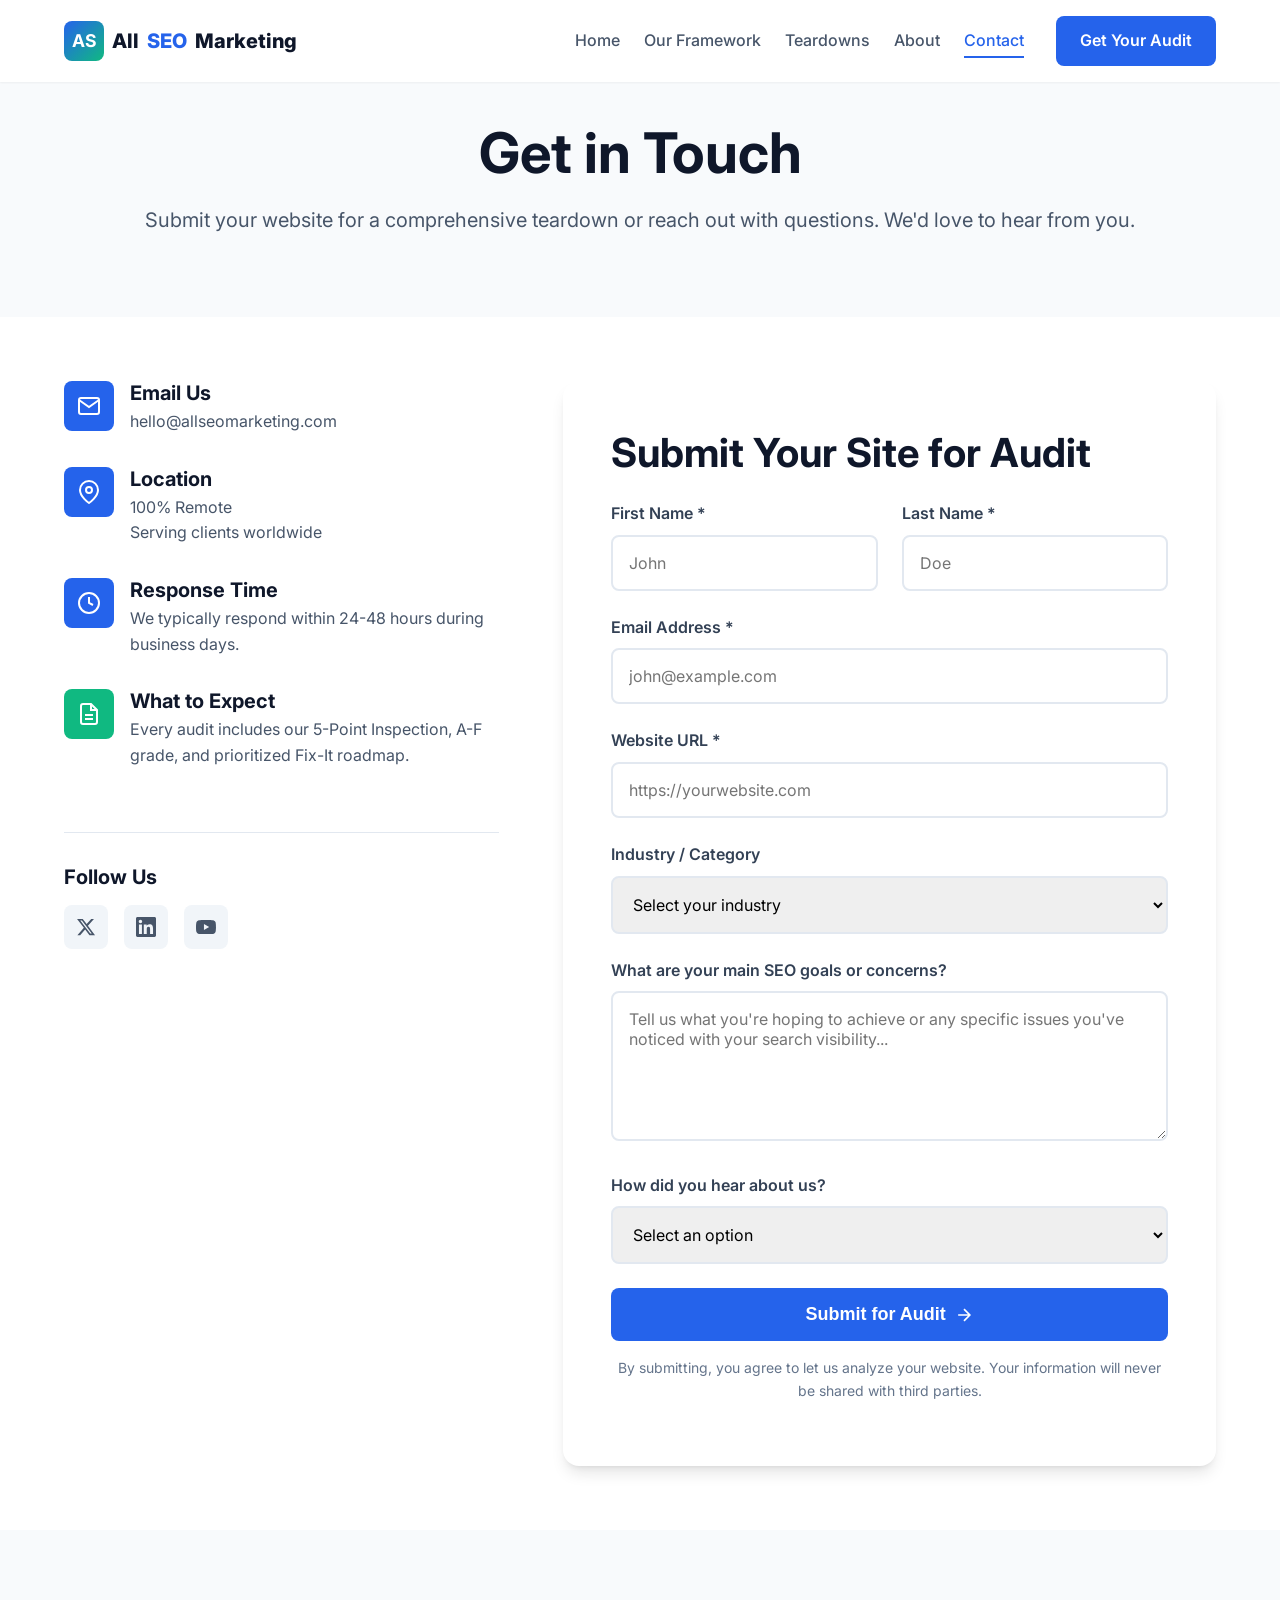
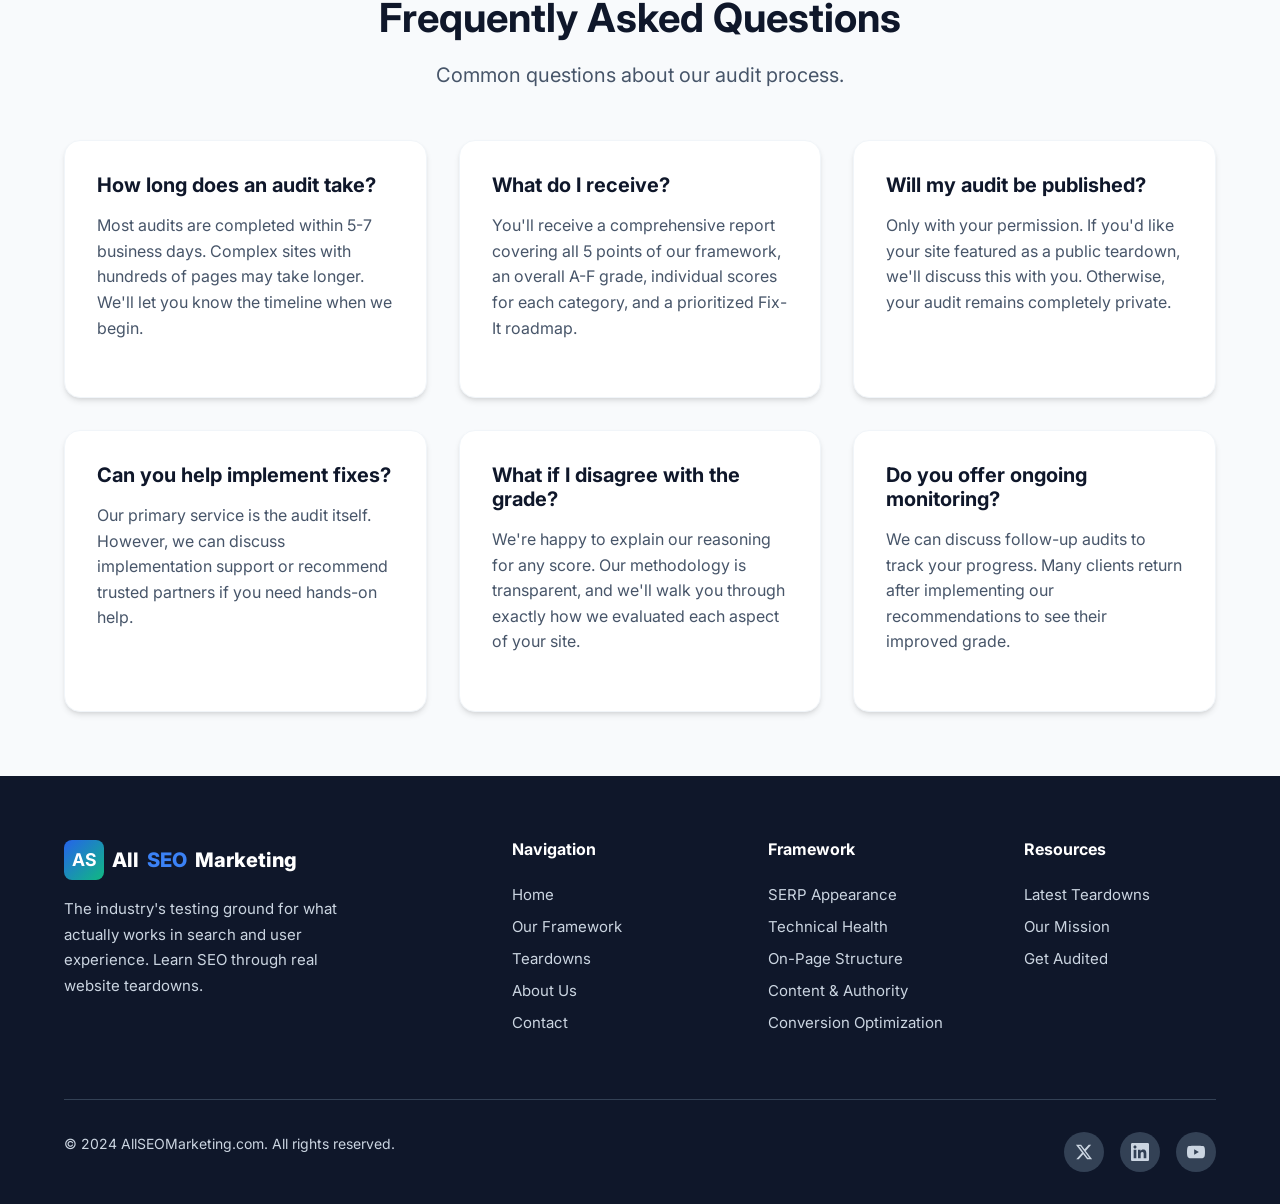
<file: contact.html>
<!DOCTYPE html>
<html lang="en">
<head>
  <meta charset="UTF-8">
  <meta name="viewport" content="width=device-width, initial-scale=1.0">
  <meta name="description" content="Contact AllSEOMarketing for website audits and SEO teardowns. Submit your site for analysis or get in touch with our team.">
  <meta name="keywords" content="contact AllSEOMarketing, SEO audit request, website analysis, SEO consultation">

  <title>Contact Us | AllSEOMarketing</title>

  <!-- Favicon -->
  <link rel="icon" type="image/svg+xml" href="data:image/svg+xml,<svg xmlns='http://www.w3.org/2000/svg' viewBox='0 0 100 100'><rect fill='%232563eb' rx='15' width='100' height='100'/><text x='50%25' y='55%25' dominant-baseline='middle' text-anchor='middle' fill='white' font-family='Arial' font-weight='bold' font-size='50'>AS</text></svg>">

  <!-- Fonts -->
  <link rel="preconnect" href="https://fonts.googleapis.com">
  <link rel="preconnect" href="https://fonts.gstatic.com" crossorigin>
  <link href="https://fonts.googleapis.com/css2?family=Inter:wght@400;500;600;700;800&display=swap" rel="stylesheet">

  <!-- Styles -->
  <link rel="stylesheet" href="css/styles.css">
</head>
<body>
  <!-- Header -->
  <header class="header" id="header">
    <div class="header__inner">
      <a href="index.html" class="logo">
        <div class="logo__icon">AS</div>
        All<span>SEO</span>Marketing
      </a>
      <nav class="nav">
        <ul class="nav__list" id="navList">
          <li><a href="index.html" class="nav__link">Home</a></li>
          <li><a href="framework.html" class="nav__link">Our Framework</a></li>
          <li><a href="teardowns.html" class="nav__link">Teardowns</a></li>
          <li><a href="about.html" class="nav__link">About</a></li>
          <li><a href="contact.html" class="nav__link active">Contact</a></li>
        </ul>
        <a href="contact.html" class="btn btn--primary">Get Your Audit</a>
        <button class="nav__toggle" id="navToggle" aria-label="Toggle navigation">
          <span></span>
          <span></span>
          <span></span>
        </button>
      </nav>
    </div>
  </header>

  <!-- Page Hero -->
  <section class="contact-hero">
    <div class="container">
      <h1>Get in Touch</h1>
      <p class="lead">Submit your website for a comprehensive teardown or reach out with questions. We'd love to hear from you.</p>
    </div>
  </section>

  <!-- Contact Content -->
  <section class="section">
    <div class="container">
      <div class="contact-content">
        <!-- Contact Info -->
        <div class="contact-info">
          <div class="contact-info__item">
            <div class="contact-info__icon">
              <svg width="24" height="24" viewBox="0 0 24 24" fill="none" stroke="currentColor" stroke-width="2">
                <path d="M4 4h16c1.1 0 2 .9 2 2v12c0 1.1-.9 2-2 2H4c-1.1 0-2-.9-2-2V6c0-1.1.9-2 2-2z"/>
                <polyline points="22,6 12,13 2,6"/>
              </svg>
            </div>
            <div class="contact-info__text">
              <h4>Email Us</h4>
              <p>hello@allseomarketing.com</p>
            </div>
          </div>
          <div class="contact-info__item">
            <div class="contact-info__icon">
              <svg width="24" height="24" viewBox="0 0 24 24" fill="none" stroke="currentColor" stroke-width="2">
                <path d="M21 10c0 7-9 13-9 13s-9-6-9-13a9 9 0 0 1 18 0z"/>
                <circle cx="12" cy="10" r="3"/>
              </svg>
            </div>
            <div class="contact-info__text">
              <h4>Location</h4>
              <p>100% Remote<br>Serving clients worldwide</p>
            </div>
          </div>
          <div class="contact-info__item">
            <div class="contact-info__icon">
              <svg width="24" height="24" viewBox="0 0 24 24" fill="none" stroke="currentColor" stroke-width="2">
                <circle cx="12" cy="12" r="10"/>
                <polyline points="12,6 12,12 16,14"/>
              </svg>
            </div>
            <div class="contact-info__text">
              <h4>Response Time</h4>
              <p>We typically respond within 24-48 hours during business days.</p>
            </div>
          </div>
          <div class="contact-info__item">
            <div class="contact-info__icon" style="background: var(--color-accent);">
              <svg width="24" height="24" viewBox="0 0 24 24" fill="none" stroke="currentColor" stroke-width="2">
                <path d="M14 2H6a2 2 0 0 0-2 2v16a2 2 0 0 0 2 2h12a2 2 0 0 0 2-2V8z"/>
                <polyline points="14,2 14,8 20,8"/>
                <line x1="16" y1="13" x2="8" y2="13"/>
                <line x1="16" y1="17" x2="8" y2="17"/>
              </svg>
            </div>
            <div class="contact-info__text">
              <h4>What to Expect</h4>
              <p>Every audit includes our 5-Point Inspection, A-F grade, and prioritized Fix-It roadmap.</p>
            </div>
          </div>

          <!-- Social Links -->
          <div style="margin-top: var(--spacing-xl); padding-top: var(--spacing-xl); border-top: 1px solid var(--color-gray-200);">
            <h4 style="margin-bottom: var(--spacing-md);">Follow Us</h4>
            <div style="display: flex; gap: var(--spacing-md);">
              <a href="#" style="width: 44px; height: 44px; background: var(--color-gray-100); border-radius: var(--radius-md); display: flex; align-items: center; justify-content: center; color: var(--color-gray-600); transition: all var(--transition-fast);" aria-label="Twitter">
                <svg width="20" height="20" viewBox="0 0 24 24" fill="currentColor">
                  <path d="M18.244 2.25h3.308l-7.227 8.26 8.502 11.24H16.17l-5.214-6.817L4.99 21.75H1.68l7.73-8.835L1.254 2.25H8.08l4.713 6.231zm-1.161 17.52h1.833L7.084 4.126H5.117z"/>
                </svg>
              </a>
              <a href="#" style="width: 44px; height: 44px; background: var(--color-gray-100); border-radius: var(--radius-md); display: flex; align-items: center; justify-content: center; color: var(--color-gray-600); transition: all var(--transition-fast);" aria-label="LinkedIn">
                <svg width="20" height="20" viewBox="0 0 24 24" fill="currentColor">
                  <path d="M20.447 20.452h-3.554v-5.569c0-1.328-.027-3.037-1.852-3.037-1.853 0-2.136 1.445-2.136 2.939v5.667H9.351V9h3.414v1.561h.046c.477-.9 1.637-1.85 3.37-1.85 3.601 0 4.267 2.37 4.267 5.455v6.286zM5.337 7.433c-1.144 0-2.063-.926-2.063-2.065 0-1.138.92-2.063 2.063-2.063 1.14 0 2.064.925 2.064 2.063 0 1.139-.925 2.065-2.064 2.065zm1.782 13.019H3.555V9h3.564v11.452zM22.225 0H1.771C.792 0 0 .774 0 1.729v20.542C0 23.227.792 24 1.771 24h20.451C23.2 24 24 23.227 24 22.271V1.729C24 .774 23.2 0 22.222 0h.003z"/>
                </svg>
              </a>
              <a href="#" style="width: 44px; height: 44px; background: var(--color-gray-100); border-radius: var(--radius-md); display: flex; align-items: center; justify-content: center; color: var(--color-gray-600); transition: all var(--transition-fast);" aria-label="YouTube">
                <svg width="20" height="20" viewBox="0 0 24 24" fill="currentColor">
                  <path d="M23.498 6.186a3.016 3.016 0 0 0-2.122-2.136C19.505 3.545 12 3.545 12 3.545s-7.505 0-9.377.505A3.017 3.017 0 0 0 .502 6.186C0 8.07 0 12 0 12s0 3.93.502 5.814a3.016 3.016 0 0 0 2.122 2.136c1.871.505 9.376.505 9.376.505s7.505 0 9.377-.505a3.015 3.015 0 0 0 2.122-2.136C24 15.93 24 12 24 12s0-3.93-.502-5.814zM9.545 15.568V8.432L15.818 12l-6.273 3.568z"/>
                </svg>
              </a>
            </div>
          </div>
        </div>

        <!-- Contact Form -->
        <div class="contact-form">
          <h2 style="margin-bottom: var(--spacing-lg);">Submit Your Site for Audit</h2>
          <form id="contactForm" action="#" method="POST">
            <div class="form-row">
              <div class="form-group">
                <label for="firstName">First Name *</label>
                <input type="text" id="firstName" name="firstName" required placeholder="John">
              </div>
              <div class="form-group">
                <label for="lastName">Last Name *</label>
                <input type="text" id="lastName" name="lastName" required placeholder="Doe">
              </div>
            </div>
            <div class="form-group">
              <label for="email">Email Address *</label>
              <input type="email" id="email" name="email" required placeholder="john@example.com">
            </div>
            <div class="form-group">
              <label for="website">Website URL *</label>
              <input type="url" id="website" name="website" required placeholder="https://yourwebsite.com">
            </div>
            <div class="form-group">
              <label for="industry">Industry / Category</label>
              <select id="industry" name="industry">
                <option value="">Select your industry</option>
                <option value="ecommerce">E-Commerce</option>
                <option value="saas">SaaS / Software</option>
                <option value="blog">Blog / Media / Publishing</option>
                <option value="local">Local Business</option>
                <option value="service">Service Business</option>
                <option value="healthcare">Healthcare</option>
                <option value="finance">Finance / Fintech</option>
                <option value="education">Education</option>
                <option value="nonprofit">Non-Profit</option>
                <option value="other">Other</option>
              </select>
            </div>
            <div class="form-group">
              <label for="goals">What are your main SEO goals or concerns?</label>
              <textarea id="goals" name="goals" placeholder="Tell us what you're hoping to achieve or any specific issues you've noticed with your search visibility..."></textarea>
            </div>
            <div class="form-group">
              <label for="hear">How did you hear about us?</label>
              <select id="hear" name="hear">
                <option value="">Select an option</option>
                <option value="search">Search Engine</option>
                <option value="social">Social Media</option>
                <option value="referral">Referral / Word of Mouth</option>
                <option value="teardown">Saw one of our Teardowns</option>
                <option value="other">Other</option>
              </select>
            </div>
            <button type="submit" class="btn btn--primary btn--large" style="width: 100%;">
              Submit for Audit
              <svg width="20" height="20" viewBox="0 0 24 24" fill="none" stroke="currentColor" stroke-width="2">
                <path d="M5 12h14M12 5l7 7-7 7"/>
              </svg>
            </button>
            <p style="font-size: 0.875rem; color: var(--color-gray-500); margin-top: var(--spacing-md); text-align: center;">
              By submitting, you agree to let us analyze your website. Your information will never be shared with third parties.
            </p>
          </form>
        </div>
      </div>
    </div>
  </section>

  <!-- FAQ Section -->
  <section class="section section--alt">
    <div class="container">
      <div class="text-center mb-2xl">
        <h2>Frequently Asked Questions</h2>
        <p class="lead">Common questions about our audit process.</p>
      </div>
      <div class="grid grid--2">
        <div class="card">
          <h3 class="card__title">How long does an audit take?</h3>
          <p class="card__description">Most audits are completed within 5-7 business days. Complex sites with hundreds of pages may take longer. We'll let you know the timeline when we begin.</p>
        </div>
        <div class="card">
          <h3 class="card__title">What do I receive?</h3>
          <p class="card__description">You'll receive a comprehensive report covering all 5 points of our framework, an overall A-F grade, individual scores for each category, and a prioritized Fix-It roadmap.</p>
        </div>
        <div class="card">
          <h3 class="card__title">Will my audit be published?</h3>
          <p class="card__description">Only with your permission. If you'd like your site featured as a public teardown, we'll discuss this with you. Otherwise, your audit remains completely private.</p>
        </div>
        <div class="card">
          <h3 class="card__title">Can you help implement fixes?</h3>
          <p class="card__description">Our primary service is the audit itself. However, we can discuss implementation support or recommend trusted partners if you need hands-on help.</p>
        </div>
        <div class="card">
          <h3 class="card__title">What if I disagree with the grade?</h3>
          <p class="card__description">We're happy to explain our reasoning for any score. Our methodology is transparent, and we'll walk you through exactly how we evaluated each aspect of your site.</p>
        </div>
        <div class="card">
          <h3 class="card__title">Do you offer ongoing monitoring?</h3>
          <p class="card__description">We can discuss follow-up audits to track your progress. Many clients return after implementing our recommendations to see their improved grade.</p>
        </div>
      </div>
    </div>
  </section>

  <!-- Footer -->
  <footer class="footer">
    <div class="container">
      <div class="footer__grid">
        <div class="footer__brand">
          <a href="index.html" class="logo">
            <div class="logo__icon">AS</div>
            All<span>SEO</span>Marketing
          </a>
          <p>The industry's testing ground for what actually works in search and user experience. Learn SEO through real website teardowns.</p>
        </div>
        <div>
          <h4 class="footer__heading">Navigation</h4>
          <div class="footer__links">
            <a href="index.html">Home</a>
            <a href="framework.html">Our Framework</a>
            <a href="teardowns.html">Teardowns</a>
            <a href="about.html">About Us</a>
            <a href="contact.html">Contact</a>
          </div>
        </div>
        <div>
          <h4 class="footer__heading">Framework</h4>
          <div class="footer__links">
            <a href="framework.html#serp">SERP Appearance</a>
            <a href="framework.html#technical">Technical Health</a>
            <a href="framework.html#onpage">On-Page Structure</a>
            <a href="framework.html#content">Content & Authority</a>
            <a href="framework.html#conversion">Conversion Optimization</a>
          </div>
        </div>
        <div>
          <h4 class="footer__heading">Resources</h4>
          <div class="footer__links">
            <a href="teardowns.html">Latest Teardowns</a>
            <a href="about.html">Our Mission</a>
            <a href="contact.html">Get Audited</a>
          </div>
        </div>
      </div>
      <div class="footer__bottom">
        <p>&copy; 2024 AllSEOMarketing.com. All rights reserved.</p>
        <div class="footer__social">
          <a href="#" aria-label="Twitter">
            <svg width="18" height="18" viewBox="0 0 24 24" fill="currentColor">
              <path d="M18.244 2.25h3.308l-7.227 8.26 8.502 11.24H16.17l-5.214-6.817L4.99 21.75H1.68l7.73-8.835L1.254 2.25H8.08l4.713 6.231zm-1.161 17.52h1.833L7.084 4.126H5.117z"/>
            </svg>
          </a>
          <a href="#" aria-label="LinkedIn">
            <svg width="18" height="18" viewBox="0 0 24 24" fill="currentColor">
              <path d="M20.447 20.452h-3.554v-5.569c0-1.328-.027-3.037-1.852-3.037-1.853 0-2.136 1.445-2.136 2.939v5.667H9.351V9h3.414v1.561h.046c.477-.9 1.637-1.85 3.37-1.85 3.601 0 4.267 2.37 4.267 5.455v6.286zM5.337 7.433c-1.144 0-2.063-.926-2.063-2.065 0-1.138.92-2.063 2.063-2.063 1.14 0 2.064.925 2.064 2.063 0 1.139-.925 2.065-2.064 2.065zm1.782 13.019H3.555V9h3.564v11.452zM22.225 0H1.771C.792 0 0 .774 0 1.729v20.542C0 23.227.792 24 1.771 24h20.451C23.2 24 24 23.227 24 22.271V1.729C24 .774 23.2 0 22.222 0h.003z"/>
            </svg>
          </a>
          <a href="#" aria-label="YouTube">
            <svg width="18" height="18" viewBox="0 0 24 24" fill="currentColor">
              <path d="M23.498 6.186a3.016 3.016 0 0 0-2.122-2.136C19.505 3.545 12 3.545 12 3.545s-7.505 0-9.377.505A3.017 3.017 0 0 0 .502 6.186C0 8.07 0 12 0 12s0 3.93.502 5.814a3.016 3.016 0 0 0 2.122 2.136c1.871.505 9.376.505 9.376.505s7.505 0 9.377-.505a3.015 3.015 0 0 0 2.122-2.136C24 15.93 24 12 24 12s0-3.93-.502-5.814zM9.545 15.568V8.432L15.818 12l-6.273 3.568z"/>
            </svg>
          </a>
        </div>
      </div>
    </div>
  </footer>

  <script src="js/main.js"></script>
</body>
</html>
</file>
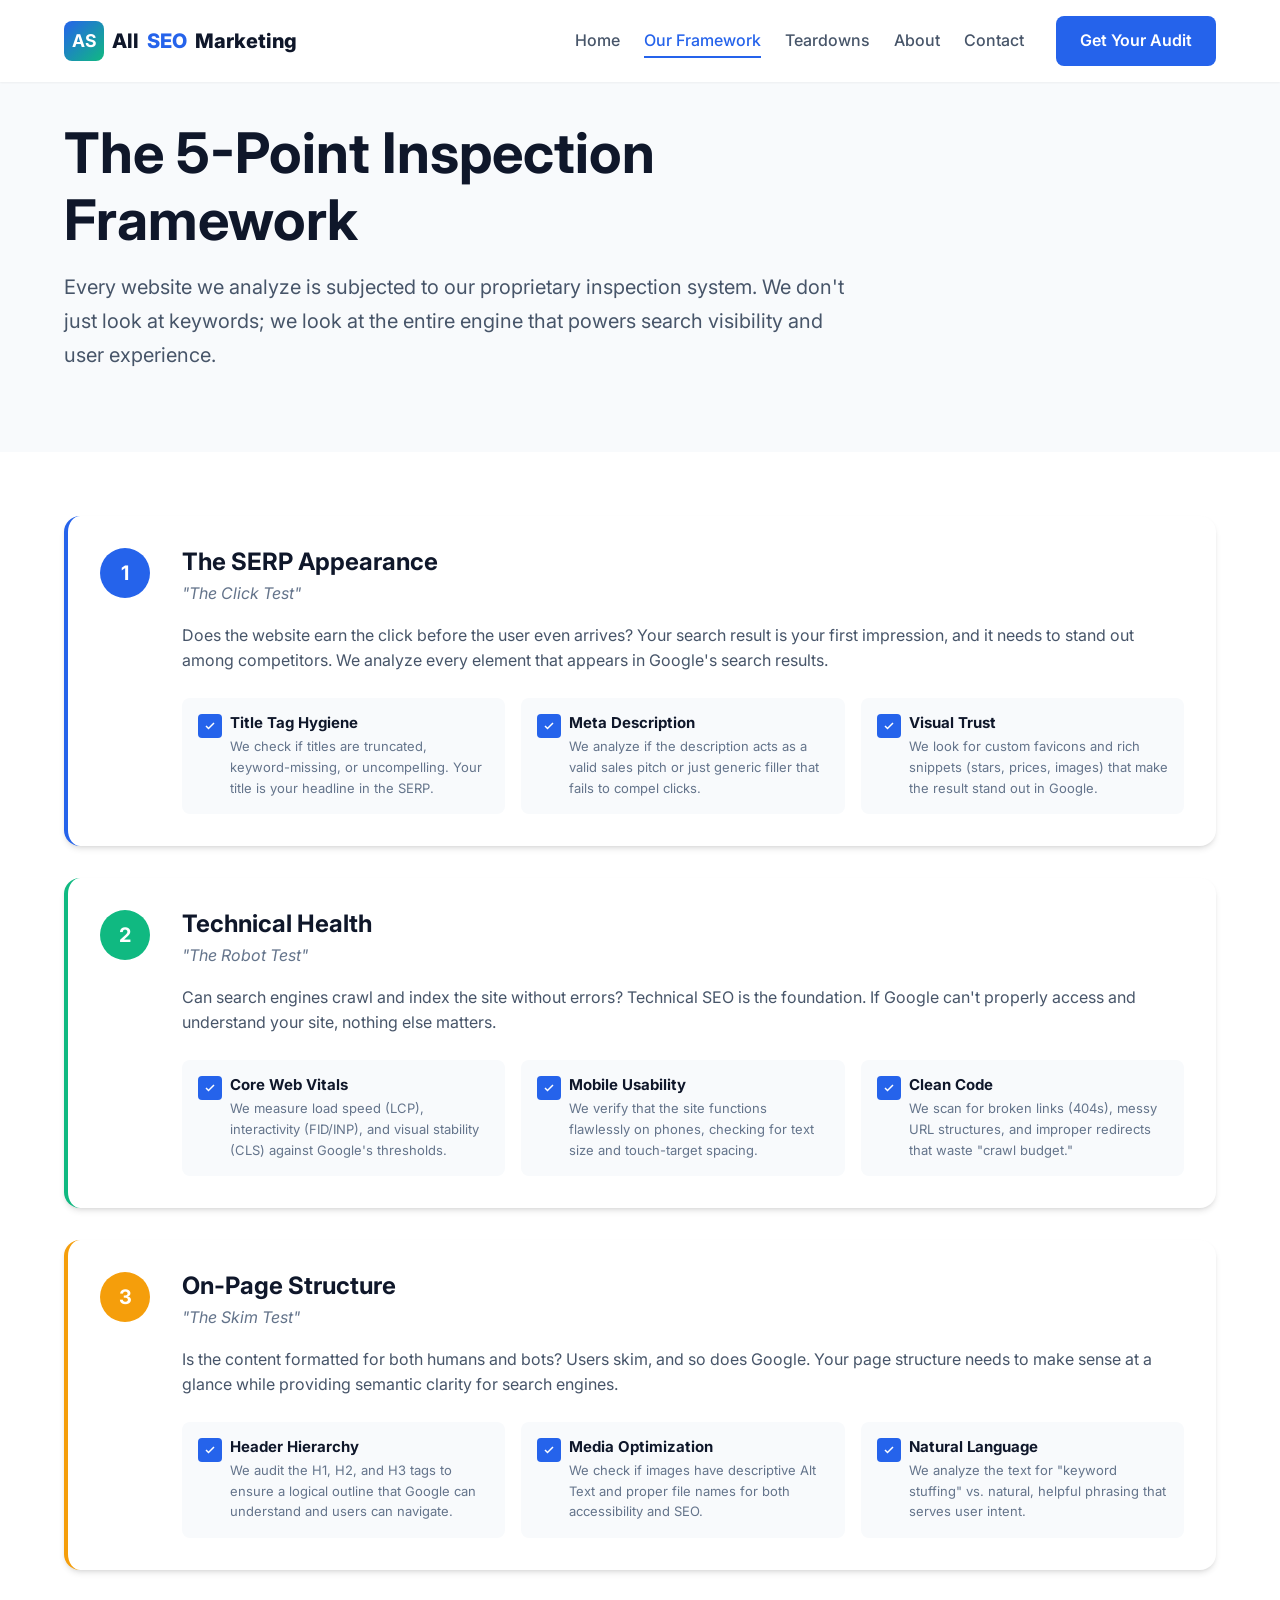
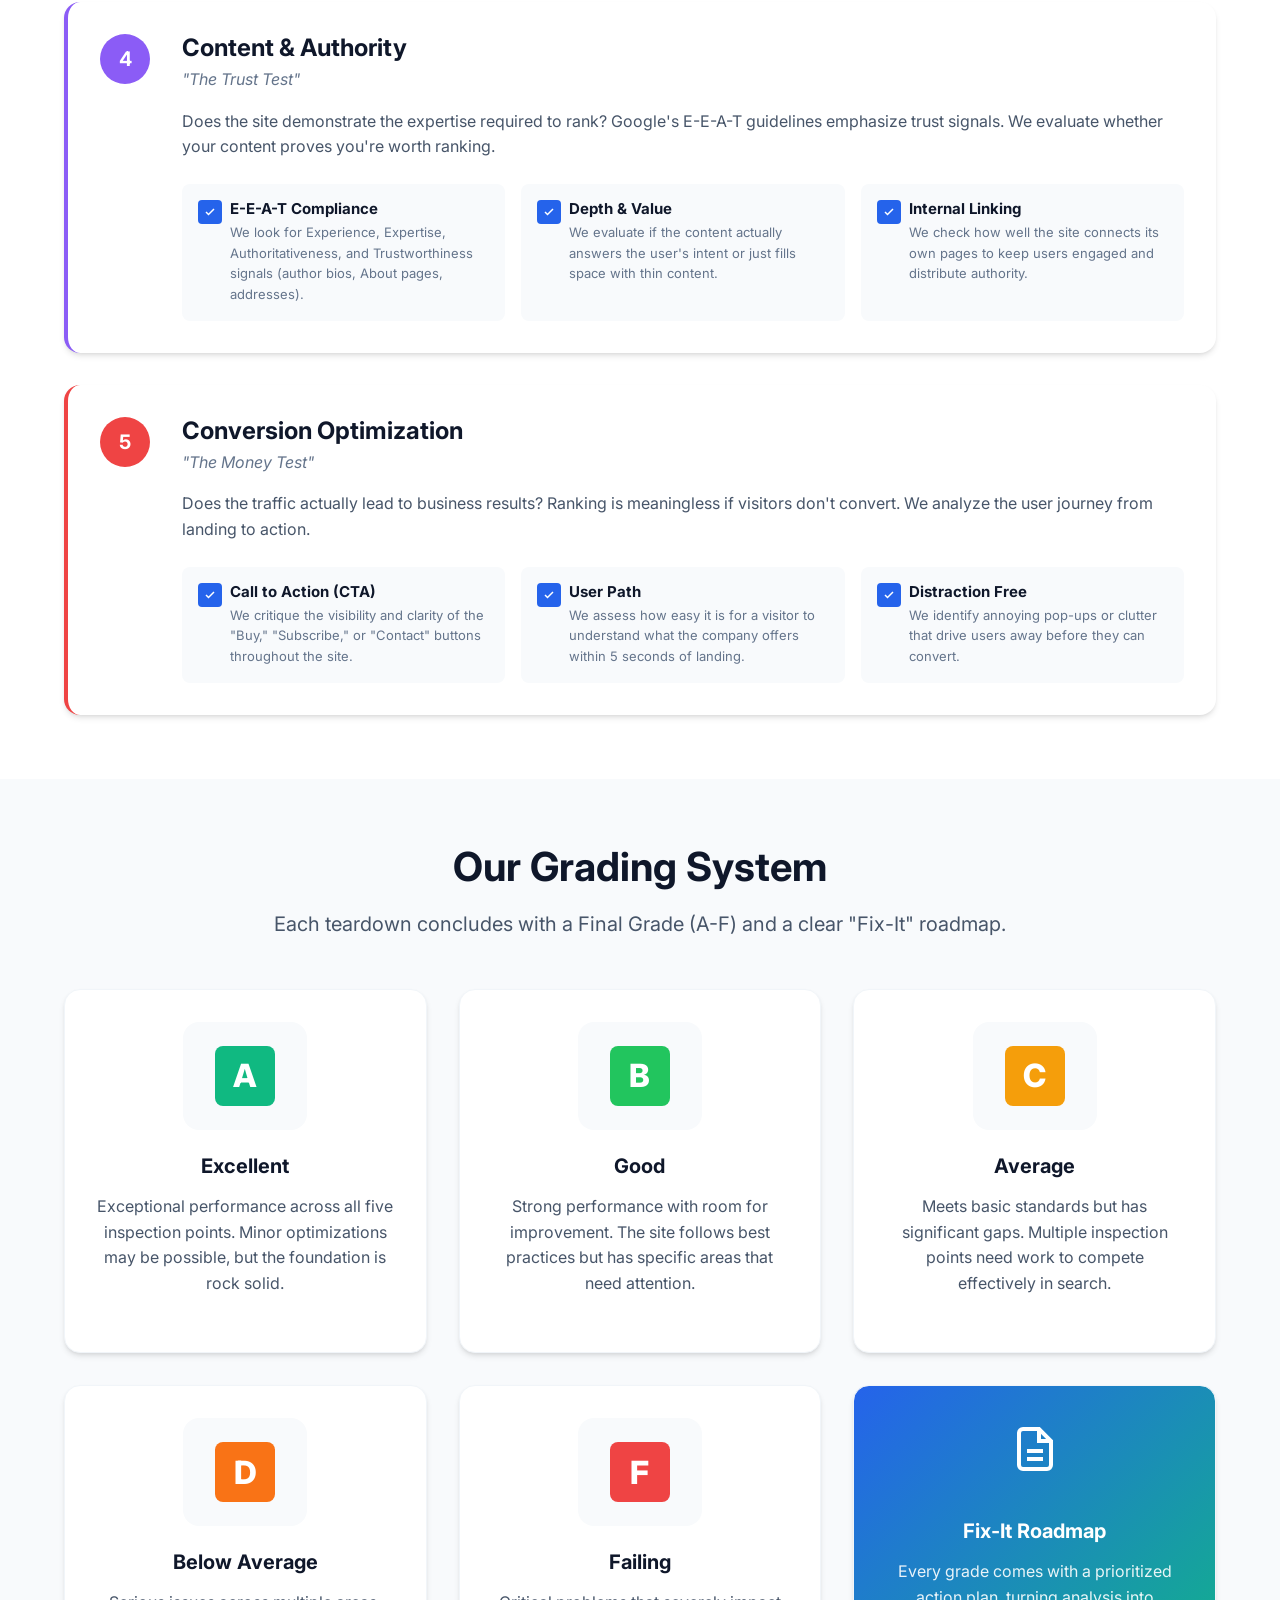
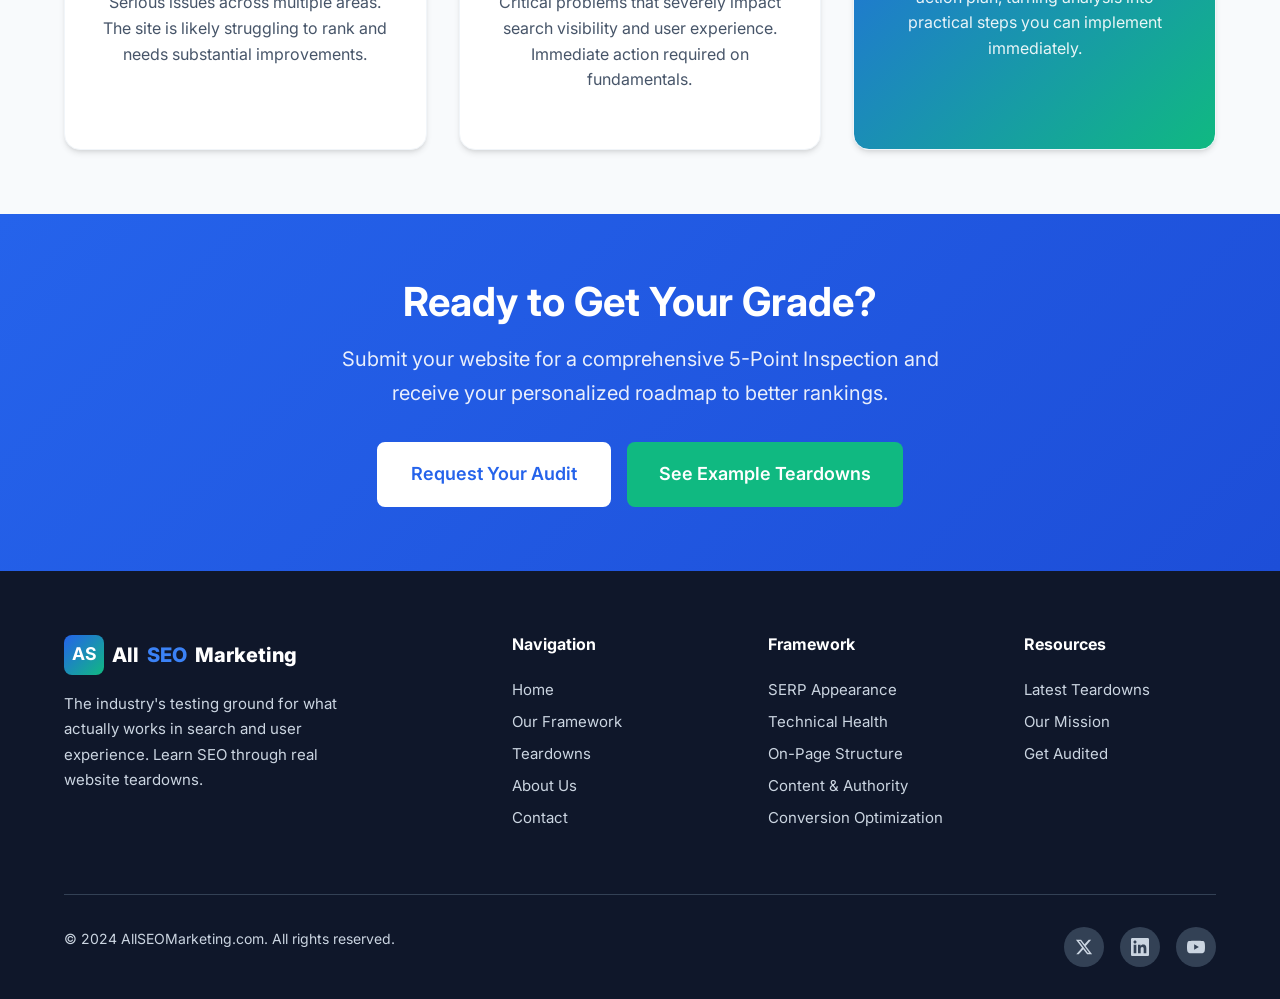
<file: framework.html>
<!DOCTYPE html>
<html lang="en">
<head>
  <meta charset="UTF-8">
  <meta name="viewport" content="width=device-width, initial-scale=1.0">
  <meta name="description" content="Our proprietary 5-Point Inspection Framework for SEO audits. Learn how we analyze SERP appearance, technical health, on-page structure, content authority, and conversion optimization.">
  <meta name="keywords" content="SEO framework, website audit, SERP optimization, Core Web Vitals, E-E-A-T, conversion optimization">

  <title>5-Point Inspection Framework | AllSEOMarketing</title>

  <!-- Favicon -->
  <link rel="icon" type="image/svg+xml" href="data:image/svg+xml,<svg xmlns='http://www.w3.org/2000/svg' viewBox='0 0 100 100'><rect fill='%232563eb' rx='15' width='100' height='100'/><text x='50%25' y='55%25' dominant-baseline='middle' text-anchor='middle' fill='white' font-family='Arial' font-weight='bold' font-size='50'>AS</text></svg>">

  <!-- Fonts -->
  <link rel="preconnect" href="https://fonts.googleapis.com">
  <link rel="preconnect" href="https://fonts.gstatic.com" crossorigin>
  <link href="https://fonts.googleapis.com/css2?family=Inter:wght@400;500;600;700;800&display=swap" rel="stylesheet">

  <!-- Styles -->
  <link rel="stylesheet" href="css/styles.css">
</head>
<body>
  <!-- Header -->
  <header class="header" id="header">
    <div class="header__inner">
      <a href="index.html" class="logo">
        <div class="logo__icon">AS</div>
        All<span>SEO</span>Marketing
      </a>
      <nav class="nav">
        <ul class="nav__list" id="navList">
          <li><a href="index.html" class="nav__link">Home</a></li>
          <li><a href="framework.html" class="nav__link active">Our Framework</a></li>
          <li><a href="teardowns.html" class="nav__link">Teardowns</a></li>
          <li><a href="about.html" class="nav__link">About</a></li>
          <li><a href="contact.html" class="nav__link">Contact</a></li>
        </ul>
        <a href="contact.html" class="btn btn--primary">Get Your Audit</a>
        <button class="nav__toggle" id="navToggle" aria-label="Toggle navigation">
          <span></span>
          <span></span>
          <span></span>
        </button>
      </nav>
    </div>
  </header>

  <!-- Page Hero -->
  <section class="about-hero">
    <div class="container">
      <div class="about-hero__content">
        <h1>The 5-Point Inspection Framework</h1>
        <p class="lead">Every website we analyze is subjected to our proprietary inspection system. We don't just look at keywords; we look at the entire engine that powers search visibility and user experience.</p>
      </div>
    </div>
  </section>

  <!-- Framework Detailed Section -->
  <section class="section framework" id="framework">
    <div class="container">
      <div class="framework__grid">

        <!-- Point 1: SERP Appearance -->
        <article class="framework-card" id="serp">
          <div class="framework-card__number">1</div>
          <div class="framework-card__content">
            <header class="framework-card__header">
              <h2 class="framework-card__title">The SERP Appearance</h2>
              <p class="framework-card__subtitle">"The Click Test"</p>
            </header>
            <p class="framework-card__description">
              Does the website earn the click before the user even arrives? Your search result is your first impression, and it needs to stand out among competitors. We analyze every element that appears in Google's search results.
            </p>
            <div class="framework-card__checks">
              <div class="check-item">
                <div class="check-item__icon">
                  <svg width="12" height="12" viewBox="0 0 24 24" fill="none" stroke="currentColor" stroke-width="3">
                    <polyline points="20,6 9,17 4,12"/>
                  </svg>
                </div>
                <div class="check-item__content">
                  <h4>Title Tag Hygiene</h4>
                  <p>We check if titles are truncated, keyword-missing, or uncompelling. Your title is your headline in the SERP.</p>
                </div>
              </div>
              <div class="check-item">
                <div class="check-item__icon">
                  <svg width="12" height="12" viewBox="0 0 24 24" fill="none" stroke="currentColor" stroke-width="3">
                    <polyline points="20,6 9,17 4,12"/>
                  </svg>
                </div>
                <div class="check-item__content">
                  <h4>Meta Description</h4>
                  <p>We analyze if the description acts as a valid sales pitch or just generic filler that fails to compel clicks.</p>
                </div>
              </div>
              <div class="check-item">
                <div class="check-item__icon">
                  <svg width="12" height="12" viewBox="0 0 24 24" fill="none" stroke="currentColor" stroke-width="3">
                    <polyline points="20,6 9,17 4,12"/>
                  </svg>
                </div>
                <div class="check-item__content">
                  <h4>Visual Trust</h4>
                  <p>We look for custom favicons and rich snippets (stars, prices, images) that make the result stand out in Google.</p>
                </div>
              </div>
            </div>
          </div>
        </article>

        <!-- Point 2: Technical Health -->
        <article class="framework-card" id="technical">
          <div class="framework-card__number">2</div>
          <div class="framework-card__content">
            <header class="framework-card__header">
              <h2 class="framework-card__title">Technical Health</h2>
              <p class="framework-card__subtitle">"The Robot Test"</p>
            </header>
            <p class="framework-card__description">
              Can search engines crawl and index the site without errors? Technical SEO is the foundation. If Google can't properly access and understand your site, nothing else matters.
            </p>
            <div class="framework-card__checks">
              <div class="check-item">
                <div class="check-item__icon">
                  <svg width="12" height="12" viewBox="0 0 24 24" fill="none" stroke="currentColor" stroke-width="3">
                    <polyline points="20,6 9,17 4,12"/>
                  </svg>
                </div>
                <div class="check-item__content">
                  <h4>Core Web Vitals</h4>
                  <p>We measure load speed (LCP), interactivity (FID/INP), and visual stability (CLS) against Google's thresholds.</p>
                </div>
              </div>
              <div class="check-item">
                <div class="check-item__icon">
                  <svg width="12" height="12" viewBox="0 0 24 24" fill="none" stroke="currentColor" stroke-width="3">
                    <polyline points="20,6 9,17 4,12"/>
                  </svg>
                </div>
                <div class="check-item__content">
                  <h4>Mobile Usability</h4>
                  <p>We verify that the site functions flawlessly on phones, checking for text size and touch-target spacing.</p>
                </div>
              </div>
              <div class="check-item">
                <div class="check-item__icon">
                  <svg width="12" height="12" viewBox="0 0 24 24" fill="none" stroke="currentColor" stroke-width="3">
                    <polyline points="20,6 9,17 4,12"/>
                  </svg>
                </div>
                <div class="check-item__content">
                  <h4>Clean Code</h4>
                  <p>We scan for broken links (404s), messy URL structures, and improper redirects that waste "crawl budget."</p>
                </div>
              </div>
            </div>
          </div>
        </article>

        <!-- Point 3: On-Page Structure -->
        <article class="framework-card" id="onpage">
          <div class="framework-card__number">3</div>
          <div class="framework-card__content">
            <header class="framework-card__header">
              <h2 class="framework-card__title">On-Page Structure</h2>
              <p class="framework-card__subtitle">"The Skim Test"</p>
            </header>
            <p class="framework-card__description">
              Is the content formatted for both humans and bots? Users skim, and so does Google. Your page structure needs to make sense at a glance while providing semantic clarity for search engines.
            </p>
            <div class="framework-card__checks">
              <div class="check-item">
                <div class="check-item__icon">
                  <svg width="12" height="12" viewBox="0 0 24 24" fill="none" stroke="currentColor" stroke-width="3">
                    <polyline points="20,6 9,17 4,12"/>
                  </svg>
                </div>
                <div class="check-item__content">
                  <h4>Header Hierarchy</h4>
                  <p>We audit the H1, H2, and H3 tags to ensure a logical outline that Google can understand and users can navigate.</p>
                </div>
              </div>
              <div class="check-item">
                <div class="check-item__icon">
                  <svg width="12" height="12" viewBox="0 0 24 24" fill="none" stroke="currentColor" stroke-width="3">
                    <polyline points="20,6 9,17 4,12"/>
                  </svg>
                </div>
                <div class="check-item__content">
                  <h4>Media Optimization</h4>
                  <p>We check if images have descriptive Alt Text and proper file names for both accessibility and SEO.</p>
                </div>
              </div>
              <div class="check-item">
                <div class="check-item__icon">
                  <svg width="12" height="12" viewBox="0 0 24 24" fill="none" stroke="currentColor" stroke-width="3">
                    <polyline points="20,6 9,17 4,12"/>
                  </svg>
                </div>
                <div class="check-item__content">
                  <h4>Natural Language</h4>
                  <p>We analyze the text for "keyword stuffing" vs. natural, helpful phrasing that serves user intent.</p>
                </div>
              </div>
            </div>
          </div>
        </article>

        <!-- Point 4: Content & Authority -->
        <article class="framework-card" id="content">
          <div class="framework-card__number">4</div>
          <div class="framework-card__content">
            <header class="framework-card__header">
              <h2 class="framework-card__title">Content & Authority</h2>
              <p class="framework-card__subtitle">"The Trust Test"</p>
            </header>
            <p class="framework-card__description">
              Does the site demonstrate the expertise required to rank? Google's E-E-A-T guidelines emphasize trust signals. We evaluate whether your content proves you're worth ranking.
            </p>
            <div class="framework-card__checks">
              <div class="check-item">
                <div class="check-item__icon">
                  <svg width="12" height="12" viewBox="0 0 24 24" fill="none" stroke="currentColor" stroke-width="3">
                    <polyline points="20,6 9,17 4,12"/>
                  </svg>
                </div>
                <div class="check-item__content">
                  <h4>E-E-A-T Compliance</h4>
                  <p>We look for Experience, Expertise, Authoritativeness, and Trustworthiness signals (author bios, About pages, addresses).</p>
                </div>
              </div>
              <div class="check-item">
                <div class="check-item__icon">
                  <svg width="12" height="12" viewBox="0 0 24 24" fill="none" stroke="currentColor" stroke-width="3">
                    <polyline points="20,6 9,17 4,12"/>
                  </svg>
                </div>
                <div class="check-item__content">
                  <h4>Depth & Value</h4>
                  <p>We evaluate if the content actually answers the user's intent or just fills space with thin content.</p>
                </div>
              </div>
              <div class="check-item">
                <div class="check-item__icon">
                  <svg width="12" height="12" viewBox="0 0 24 24" fill="none" stroke="currentColor" stroke-width="3">
                    <polyline points="20,6 9,17 4,12"/>
                  </svg>
                </div>
                <div class="check-item__content">
                  <h4>Internal Linking</h4>
                  <p>We check how well the site connects its own pages to keep users engaged and distribute authority.</p>
                </div>
              </div>
            </div>
          </div>
        </article>

        <!-- Point 5: Conversion Optimization -->
        <article class="framework-card" id="conversion">
          <div class="framework-card__number">5</div>
          <div class="framework-card__content">
            <header class="framework-card__header">
              <h2 class="framework-card__title">Conversion Optimization</h2>
              <p class="framework-card__subtitle">"The Money Test"</p>
            </header>
            <p class="framework-card__description">
              Does the traffic actually lead to business results? Ranking is meaningless if visitors don't convert. We analyze the user journey from landing to action.
            </p>
            <div class="framework-card__checks">
              <div class="check-item">
                <div class="check-item__icon">
                  <svg width="12" height="12" viewBox="0 0 24 24" fill="none" stroke="currentColor" stroke-width="3">
                    <polyline points="20,6 9,17 4,12"/>
                  </svg>
                </div>
                <div class="check-item__content">
                  <h4>Call to Action (CTA)</h4>
                  <p>We critique the visibility and clarity of the "Buy," "Subscribe," or "Contact" buttons throughout the site.</p>
                </div>
              </div>
              <div class="check-item">
                <div class="check-item__icon">
                  <svg width="12" height="12" viewBox="0 0 24 24" fill="none" stroke="currentColor" stroke-width="3">
                    <polyline points="20,6 9,17 4,12"/>
                  </svg>
                </div>
                <div class="check-item__content">
                  <h4>User Path</h4>
                  <p>We assess how easy it is for a visitor to understand what the company offers within 5 seconds of landing.</p>
                </div>
              </div>
              <div class="check-item">
                <div class="check-item__icon">
                  <svg width="12" height="12" viewBox="0 0 24 24" fill="none" stroke="currentColor" stroke-width="3">
                    <polyline points="20,6 9,17 4,12"/>
                  </svg>
                </div>
                <div class="check-item__content">
                  <h4>Distraction Free</h4>
                  <p>We identify annoying pop-ups or clutter that drive users away before they can convert.</p>
                </div>
              </div>
            </div>
          </div>
        </article>

      </div>
    </div>
  </section>

  <!-- Grading System Section -->
  <section class="section section--alt">
    <div class="container">
      <div class="text-center mb-2xl">
        <h2>Our Grading System</h2>
        <p class="lead">Each teardown concludes with a Final Grade (A-F) and a clear "Fix-It" roadmap.</p>
      </div>
      <div class="grid grid--3">
        <div class="card text-center">
          <div class="grade-display" style="justify-content: center; margin-bottom: var(--spacing-lg);">
            <div class="grade-display__letter grade-a">A</div>
          </div>
          <h3 class="card__title">Excellent</h3>
          <p class="card__description">Exceptional performance across all five inspection points. Minor optimizations may be possible, but the foundation is rock solid.</p>
        </div>
        <div class="card text-center">
          <div class="grade-display" style="justify-content: center; margin-bottom: var(--spacing-lg);">
            <div class="grade-display__letter grade-b">B</div>
          </div>
          <h3 class="card__title">Good</h3>
          <p class="card__description">Strong performance with room for improvement. The site follows best practices but has specific areas that need attention.</p>
        </div>
        <div class="card text-center">
          <div class="grade-display" style="justify-content: center; margin-bottom: var(--spacing-lg);">
            <div class="grade-display__letter grade-c">C</div>
          </div>
          <h3 class="card__title">Average</h3>
          <p class="card__description">Meets basic standards but has significant gaps. Multiple inspection points need work to compete effectively in search.</p>
        </div>
        <div class="card text-center">
          <div class="grade-display" style="justify-content: center; margin-bottom: var(--spacing-lg);">
            <div class="grade-display__letter grade-d">D</div>
          </div>
          <h3 class="card__title">Below Average</h3>
          <p class="card__description">Serious issues across multiple areas. The site is likely struggling to rank and needs substantial improvements.</p>
        </div>
        <div class="card text-center">
          <div class="grade-display" style="justify-content: center; margin-bottom: var(--spacing-lg);">
            <div class="grade-display__letter grade-f">F</div>
          </div>
          <h3 class="card__title">Failing</h3>
          <p class="card__description">Critical problems that severely impact search visibility and user experience. Immediate action required on fundamentals.</p>
        </div>
        <div class="card text-center" style="background: linear-gradient(135deg, var(--color-primary), var(--color-accent)); color: white;">
          <div style="font-size: 3rem; margin-bottom: var(--spacing-lg);">
            <svg width="48" height="48" viewBox="0 0 24 24" fill="none" stroke="currentColor" stroke-width="2">
              <path d="M14 2H6a2 2 0 0 0-2 2v16a2 2 0 0 0 2 2h12a2 2 0 0 0 2-2V8z"/>
              <polyline points="14,2 14,8 20,8"/>
              <line x1="16" y1="13" x2="8" y2="13"/>
              <line x1="16" y1="17" x2="8" y2="17"/>
            </svg>
          </div>
          <h3 class="card__title" style="color: white;">Fix-It Roadmap</h3>
          <p class="card__description" style="color: rgba(255,255,255,0.9);">Every grade comes with a prioritized action plan, turning analysis into practical steps you can implement immediately.</p>
        </div>
      </div>
    </div>
  </section>

  <!-- CTA Section -->
  <section class="section cta">
    <div class="container">
      <h2>Ready to Get Your Grade?</h2>
      <p class="lead">Submit your website for a comprehensive 5-Point Inspection and receive your personalized roadmap to better rankings.</p>
      <div style="display: flex; gap: 1rem; justify-content: center; flex-wrap: wrap;">
        <a href="contact.html" class="btn btn--secondary btn--large">Request Your Audit</a>
        <a href="teardowns.html" class="btn btn--accent btn--large">See Example Teardowns</a>
      </div>
    </div>
  </section>

  <!-- Footer -->
  <footer class="footer">
    <div class="container">
      <div class="footer__grid">
        <div class="footer__brand">
          <a href="index.html" class="logo">
            <div class="logo__icon">AS</div>
            All<span>SEO</span>Marketing
          </a>
          <p>The industry's testing ground for what actually works in search and user experience. Learn SEO through real website teardowns.</p>
        </div>
        <div>
          <h4 class="footer__heading">Navigation</h4>
          <div class="footer__links">
            <a href="index.html">Home</a>
            <a href="framework.html">Our Framework</a>
            <a href="teardowns.html">Teardowns</a>
            <a href="about.html">About Us</a>
            <a href="contact.html">Contact</a>
          </div>
        </div>
        <div>
          <h4 class="footer__heading">Framework</h4>
          <div class="footer__links">
            <a href="framework.html#serp">SERP Appearance</a>
            <a href="framework.html#technical">Technical Health</a>
            <a href="framework.html#onpage">On-Page Structure</a>
            <a href="framework.html#content">Content & Authority</a>
            <a href="framework.html#conversion">Conversion Optimization</a>
          </div>
        </div>
        <div>
          <h4 class="footer__heading">Resources</h4>
          <div class="footer__links">
            <a href="teardowns.html">Latest Teardowns</a>
            <a href="about.html">Our Mission</a>
            <a href="contact.html">Get Audited</a>
          </div>
        </div>
      </div>
      <div class="footer__bottom">
        <p>&copy; 2024 AllSEOMarketing.com. All rights reserved.</p>
        <div class="footer__social">
          <a href="#" aria-label="Twitter">
            <svg width="18" height="18" viewBox="0 0 24 24" fill="currentColor">
              <path d="M18.244 2.25h3.308l-7.227 8.26 8.502 11.24H16.17l-5.214-6.817L4.99 21.75H1.68l7.73-8.835L1.254 2.25H8.08l4.713 6.231zm-1.161 17.52h1.833L7.084 4.126H5.117z"/>
            </svg>
          </a>
          <a href="#" aria-label="LinkedIn">
            <svg width="18" height="18" viewBox="0 0 24 24" fill="currentColor">
              <path d="M20.447 20.452h-3.554v-5.569c0-1.328-.027-3.037-1.852-3.037-1.853 0-2.136 1.445-2.136 2.939v5.667H9.351V9h3.414v1.561h.046c.477-.9 1.637-1.85 3.37-1.85 3.601 0 4.267 2.37 4.267 5.455v6.286zM5.337 7.433c-1.144 0-2.063-.926-2.063-2.065 0-1.138.92-2.063 2.063-2.063 1.14 0 2.064.925 2.064 2.063 0 1.139-.925 2.065-2.064 2.065zm1.782 13.019H3.555V9h3.564v11.452zM22.225 0H1.771C.792 0 0 .774 0 1.729v20.542C0 23.227.792 24 1.771 24h20.451C23.2 24 24 23.227 24 22.271V1.729C24 .774 23.2 0 22.222 0h.003z"/>
            </svg>
          </a>
          <a href="#" aria-label="YouTube">
            <svg width="18" height="18" viewBox="0 0 24 24" fill="currentColor">
              <path d="M23.498 6.186a3.016 3.016 0 0 0-2.122-2.136C19.505 3.545 12 3.545 12 3.545s-7.505 0-9.377.505A3.017 3.017 0 0 0 .502 6.186C0 8.07 0 12 0 12s0 3.93.502 5.814a3.016 3.016 0 0 0 2.122 2.136c1.871.505 9.376.505 9.376.505s7.505 0 9.377-.505a3.015 3.015 0 0 0 2.122-2.136C24 15.93 24 12 24 12s0-3.93-.502-5.814zM9.545 15.568V8.432L15.818 12l-6.273 3.568z"/>
            </svg>
          </a>
        </div>
      </div>
    </div>
  </footer>

  <script src="js/main.js"></script>
</body>
</html>
</file>
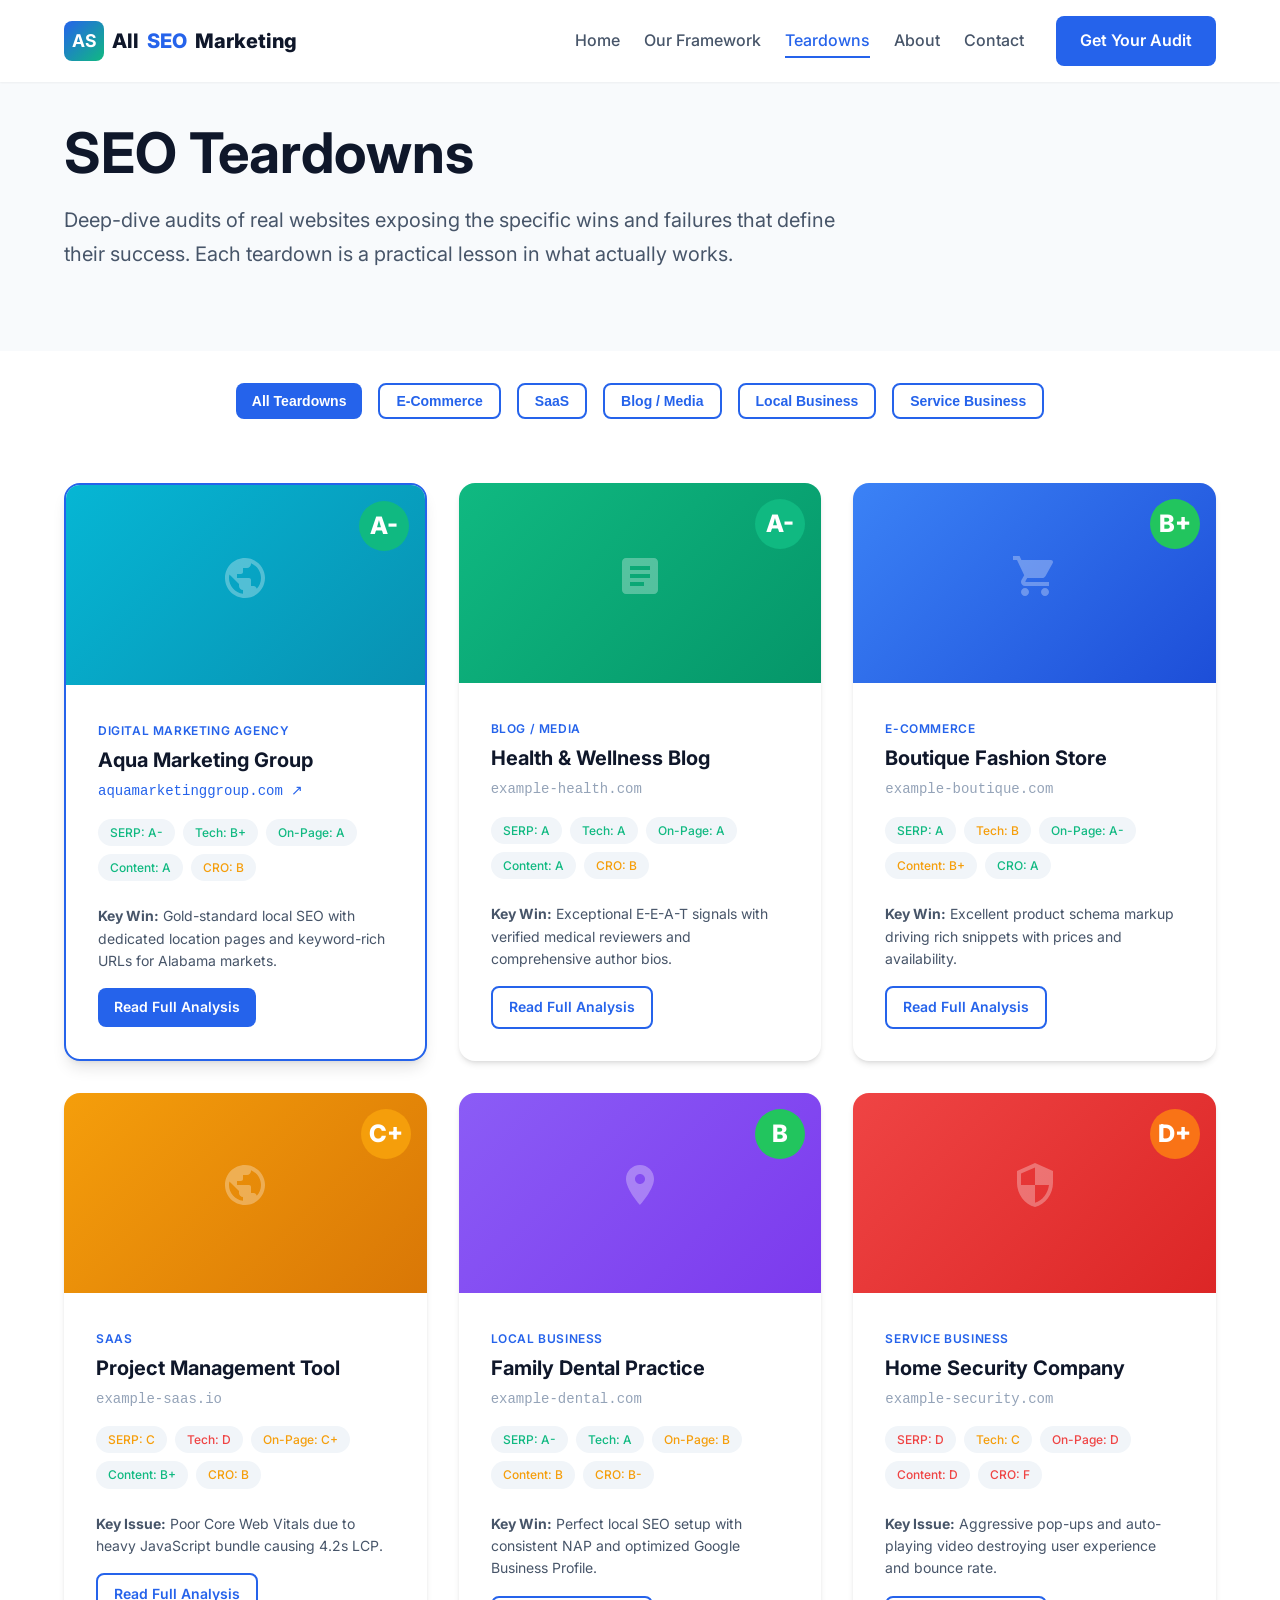
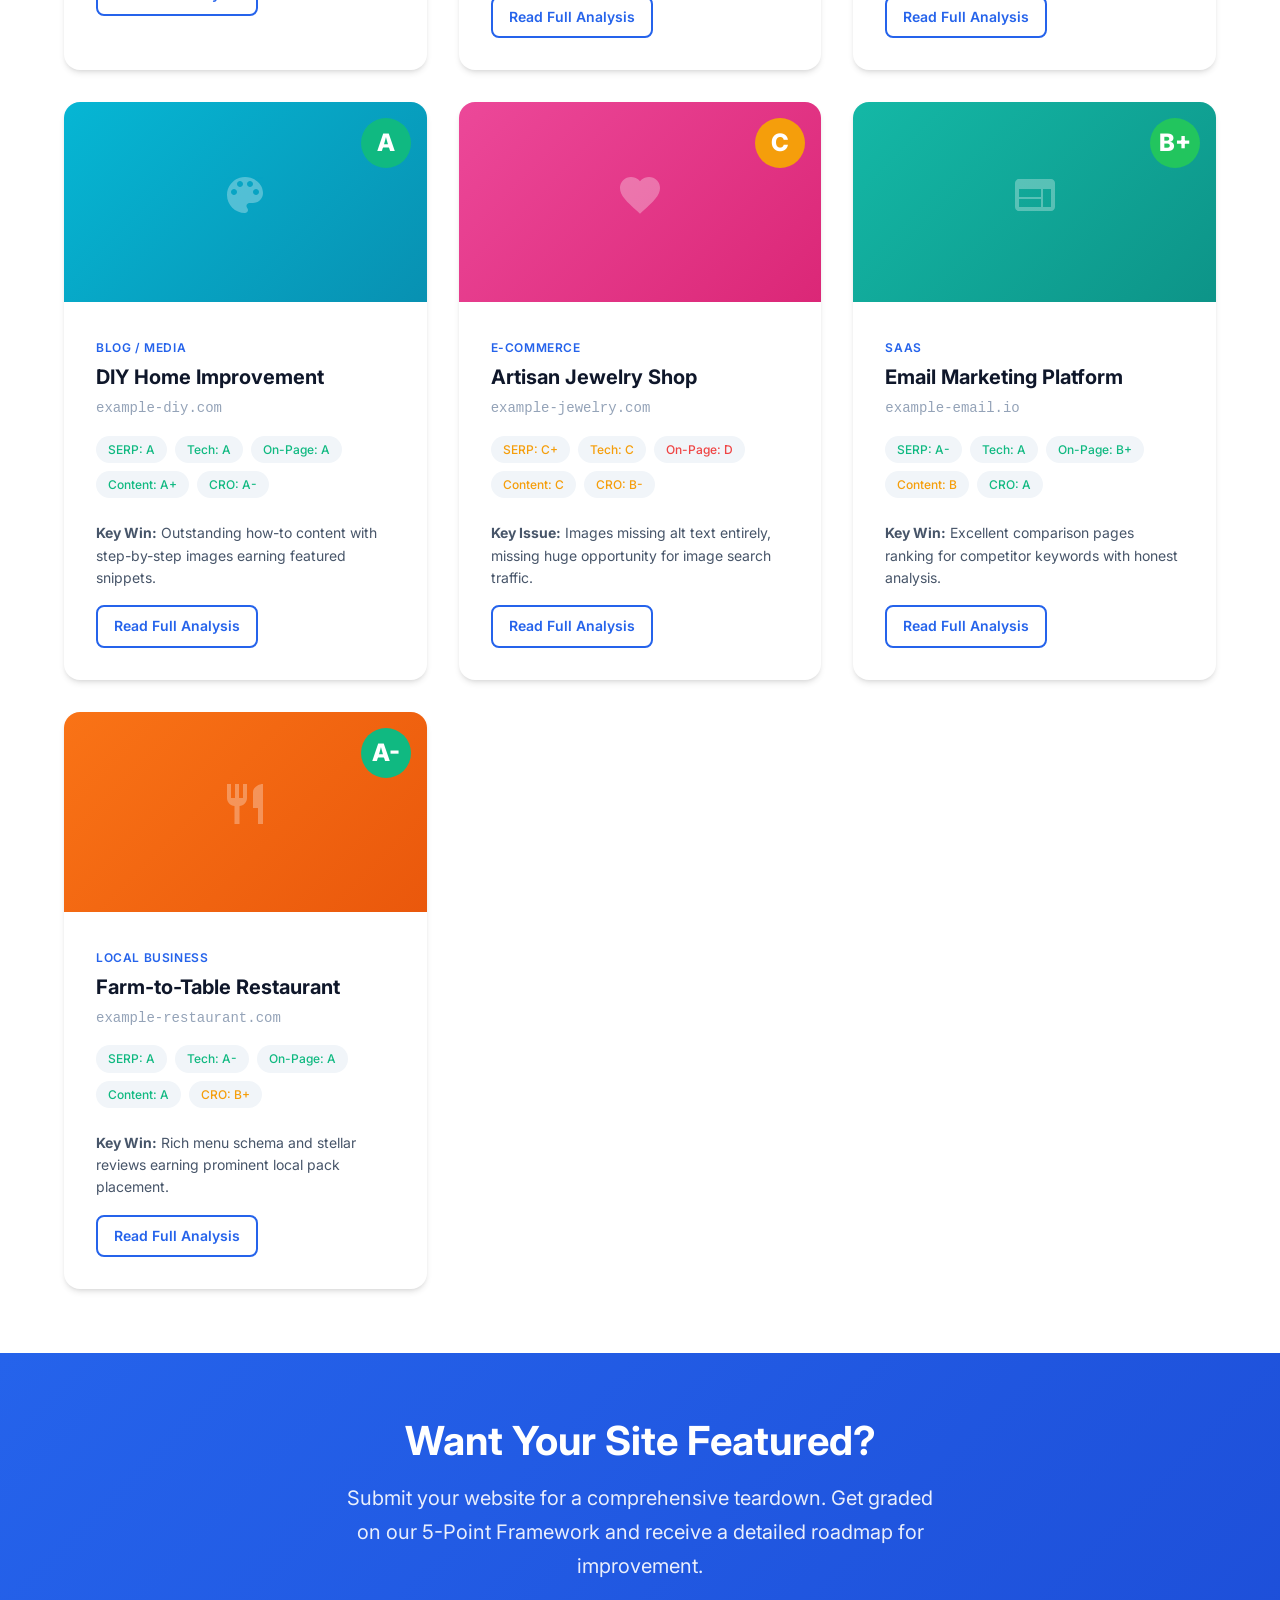
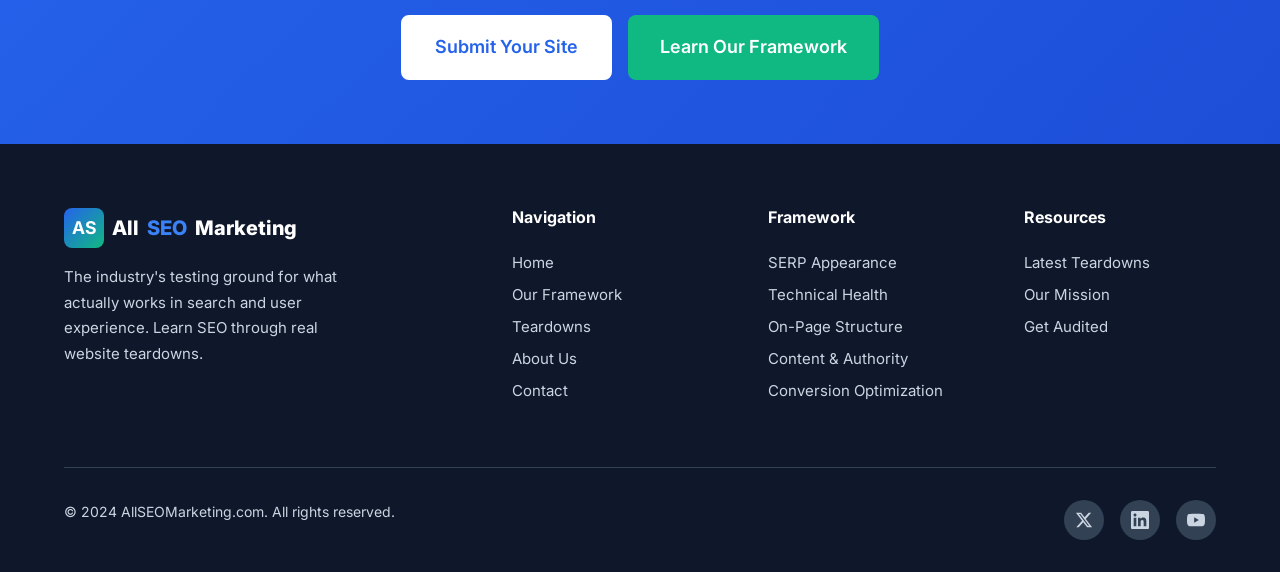
<file: teardowns.html>
<!DOCTYPE html>
<html lang="en">
<head>
  <meta charset="UTF-8">
  <meta name="viewport" content="width=device-width, initial-scale=1.0">
  <meta name="description" content="Browse our library of SEO teardowns and website audits. Real examples showing what works and what doesn't in search engine optimization.">
  <meta name="keywords" content="SEO teardowns, website audits, SEO case studies, website analysis, SEO examples">

  <title>SEO Teardowns & Website Audits | AllSEOMarketing</title>

  <!-- Favicon -->
  <link rel="icon" type="image/svg+xml" href="data:image/svg+xml,<svg xmlns='http://www.w3.org/2000/svg' viewBox='0 0 100 100'><rect fill='%232563eb' rx='15' width='100' height='100'/><text x='50%25' y='55%25' dominant-baseline='middle' text-anchor='middle' fill='white' font-family='Arial' font-weight='bold' font-size='50'>AS</text></svg>">

  <!-- Fonts -->
  <link rel="preconnect" href="https://fonts.googleapis.com">
  <link rel="preconnect" href="https://fonts.gstatic.com" crossorigin>
  <link href="https://fonts.googleapis.com/css2?family=Inter:wght@400;500;600;700;800&display=swap" rel="stylesheet">

  <!-- Styles -->
  <link rel="stylesheet" href="css/styles.css">
</head>
<body>
  <!-- Header -->
  <header class="header" id="header">
    <div class="header__inner">
      <a href="index.html" class="logo">
        <div class="logo__icon">AS</div>
        All<span>SEO</span>Marketing
      </a>
      <nav class="nav">
        <ul class="nav__list" id="navList">
          <li><a href="index.html" class="nav__link">Home</a></li>
          <li><a href="framework.html" class="nav__link">Our Framework</a></li>
          <li><a href="teardowns.html" class="nav__link active">Teardowns</a></li>
          <li><a href="about.html" class="nav__link">About</a></li>
          <li><a href="contact.html" class="nav__link">Contact</a></li>
        </ul>
        <a href="contact.html" class="btn btn--primary">Get Your Audit</a>
        <button class="nav__toggle" id="navToggle" aria-label="Toggle navigation">
          <span></span>
          <span></span>
          <span></span>
        </button>
      </nav>
    </div>
  </header>

  <!-- Page Hero -->
  <section class="about-hero">
    <div class="container">
      <div class="about-hero__content">
        <h1>SEO Teardowns</h1>
        <p class="lead">Deep-dive audits of real websites exposing the specific wins and failures that define their success. Each teardown is a practical lesson in what actually works.</p>
      </div>
    </div>
  </section>

  <!-- Filter Section -->
  <section class="section" style="padding-top: var(--spacing-xl); padding-bottom: 0;">
    <div class="container">
      <div style="display: flex; gap: var(--spacing-md); flex-wrap: wrap; justify-content: center;">
        <button class="btn btn--primary btn--small filter-btn active" data-filter="all">All Teardowns</button>
        <button class="btn btn--secondary btn--small filter-btn" data-filter="ecommerce">E-Commerce</button>
        <button class="btn btn--secondary btn--small filter-btn" data-filter="saas">SaaS</button>
        <button class="btn btn--secondary btn--small filter-btn" data-filter="blog">Blog / Media</button>
        <button class="btn btn--secondary btn--small filter-btn" data-filter="local">Local Business</button>
        <button class="btn btn--secondary btn--small filter-btn" data-filter="service">Service Business</button>
      </div>
    </div>
  </section>

  <!-- Teardowns Grid -->
  <section class="section">
    <div class="container">
      <div class="grid grid--3" id="teardownsGrid">

        <!-- Featured: Aqua Marketing Group -->
        <article class="teardown-card" data-category="service" style="border: 2px solid var(--color-primary); box-shadow: var(--shadow-lg);">
          <div class="teardown-card__image" style="background: linear-gradient(135deg, #06b6d4, #0891b2);">
            <div class="teardown-card__image-placeholder">
              <svg width="48" height="48" viewBox="0 0 24 24" fill="white">
                <path d="M12 2C6.48 2 2 6.48 2 12s4.48 10 10 10 10-4.48 10-10S17.52 2 12 2zm-1 17.93c-3.95-.49-7-3.85-7-7.93 0-.62.08-1.21.21-1.79L9 15v1c0 1.1.9 2 2 2v1.93zm6.9-2.54c-.26-.81-1-1.39-1.9-1.39h-1v-3c0-.55-.45-1-1-1H8v-2h2c.55 0 1-.45 1-1V7h2c1.1 0 2-.9 2-2v-.41c2.93 1.19 5 4.06 5 7.41 0 2.08-.8 3.97-2.1 5.39z"/>
              </svg>
            </div>
            <span class="teardown-card__grade grade-a">A-</span>
          </div>
          <div class="teardown-card__body">
            <span class="teardown-card__category">Digital Marketing Agency</span>
            <h3 class="teardown-card__title">Aqua Marketing Group</h3>
            <p class="teardown-card__url"><a href="https://aquamarketinggroup.com" target="_blank" rel="noopener noreferrer">aquamarketinggroup.com ↗</a></p>
            <div class="teardown-card__scores">
              <span class="score-badge score-badge--good">SERP: A-</span>
              <span class="score-badge score-badge--good">Tech: B+</span>
              <span class="score-badge score-badge--good">On-Page: A</span>
              <span class="score-badge score-badge--good">Content: A</span>
              <span class="score-badge score-badge--average">CRO: B</span>
            </div>
            <p style="font-size: 0.875rem; color: var(--color-gray-600); margin-bottom: var(--spacing-md);">
              <strong>Key Win:</strong> Gold-standard local SEO with dedicated location pages and keyword-rich URLs for Alabama markets.
            </p>
            <a href="aqua-marketing-group.html" class="btn btn--primary btn--small">Read Full Analysis</a>
          </div>
        </article>

        <!-- Teardown 1 -->
        <article class="teardown-card" data-category="blog">
          <div class="teardown-card__image" style="background: linear-gradient(135deg, #10b981, #059669);">
            <div class="teardown-card__image-placeholder">
              <svg width="48" height="48" viewBox="0 0 24 24" fill="white">
                <path d="M19 3H5c-1.1 0-2 .9-2 2v14c0 1.1.9 2 2 2h14c1.1 0 2-.9 2-2V5c0-1.1-.9-2-2-2zm-5 14H7v-2h7v2zm3-4H7v-2h10v2zm0-4H7V7h10v2z"/>
              </svg>
            </div>
            <span class="teardown-card__grade grade-a">A-</span>
          </div>
          <div class="teardown-card__body">
            <span class="teardown-card__category">Blog / Media</span>
            <h3 class="teardown-card__title">Health & Wellness Blog</h3>
            <p class="teardown-card__url">example-health.com</p>
            <div class="teardown-card__scores">
              <span class="score-badge score-badge--good">SERP: A</span>
              <span class="score-badge score-badge--good">Tech: A</span>
              <span class="score-badge score-badge--good">On-Page: A</span>
              <span class="score-badge score-badge--good">Content: A</span>
              <span class="score-badge score-badge--average">CRO: B</span>
            </div>
            <p style="font-size: 0.875rem; color: var(--color-gray-600); margin-bottom: var(--spacing-md);">
              <strong>Key Win:</strong> Exceptional E-E-A-T signals with verified medical reviewers and comprehensive author bios.
            </p>
            <a href="#" class="btn btn--secondary btn--small">Read Full Analysis</a>
          </div>
        </article>

        <!-- Teardown 2 -->
        <article class="teardown-card" data-category="ecommerce">
          <div class="teardown-card__image" style="background: linear-gradient(135deg, #3b82f6, #1d4ed8);">
            <div class="teardown-card__image-placeholder">
              <svg width="48" height="48" viewBox="0 0 24 24" fill="white">
                <path d="M7 18c-1.1 0-1.99.9-1.99 2S5.9 22 7 22s2-.9 2-2-.9-2-2-2zM1 2v2h2l3.6 7.59-1.35 2.45c-.16.28-.25.61-.25.96 0 1.1.9 2 2 2h12v-2H7.42c-.14 0-.25-.11-.25-.25l.03-.12.9-1.63h7.45c.75 0 1.41-.41 1.75-1.03l3.58-6.49c.08-.14.12-.31.12-.48 0-.55-.45-1-1-1H5.21l-.94-2H1zm16 16c-1.1 0-1.99.9-1.99 2s.89 2 1.99 2 2-.9 2-2-.9-2-2-2z"/>
              </svg>
            </div>
            <span class="teardown-card__grade grade-b">B+</span>
          </div>
          <div class="teardown-card__body">
            <span class="teardown-card__category">E-Commerce</span>
            <h3 class="teardown-card__title">Boutique Fashion Store</h3>
            <p class="teardown-card__url">example-boutique.com</p>
            <div class="teardown-card__scores">
              <span class="score-badge score-badge--good">SERP: A</span>
              <span class="score-badge score-badge--average">Tech: B</span>
              <span class="score-badge score-badge--good">On-Page: A-</span>
              <span class="score-badge score-badge--average">Content: B+</span>
              <span class="score-badge score-badge--good">CRO: A</span>
            </div>
            <p style="font-size: 0.875rem; color: var(--color-gray-600); margin-bottom: var(--spacing-md);">
              <strong>Key Win:</strong> Excellent product schema markup driving rich snippets with prices and availability.
            </p>
            <a href="#" class="btn btn--secondary btn--small">Read Full Analysis</a>
          </div>
        </article>

        <!-- Teardown 3 -->
        <article class="teardown-card" data-category="saas">
          <div class="teardown-card__image" style="background: linear-gradient(135deg, #f59e0b, #d97706);">
            <div class="teardown-card__image-placeholder">
              <svg width="48" height="48" viewBox="0 0 24 24" fill="white">
                <path d="M12 2C6.48 2 2 6.48 2 12s4.48 10 10 10 10-4.48 10-10S17.52 2 12 2zm-1 17.93c-3.95-.49-7-3.85-7-7.93 0-.62.08-1.21.21-1.79L9 15v1c0 1.1.9 2 2 2v1.93zm6.9-2.54c-.26-.81-1-1.39-1.9-1.39h-1v-3c0-.55-.45-1-1-1H8v-2h2c.55 0 1-.45 1-1V7h2c1.1 0 2-.9 2-2v-.41c2.93 1.19 5 4.06 5 7.41 0 2.08-.8 3.97-2.1 5.39z"/>
              </svg>
            </div>
            <span class="teardown-card__grade grade-c">C+</span>
          </div>
          <div class="teardown-card__body">
            <span class="teardown-card__category">SaaS</span>
            <h3 class="teardown-card__title">Project Management Tool</h3>
            <p class="teardown-card__url">example-saas.io</p>
            <div class="teardown-card__scores">
              <span class="score-badge score-badge--average">SERP: C</span>
              <span class="score-badge score-badge--poor">Tech: D</span>
              <span class="score-badge score-badge--average">On-Page: C+</span>
              <span class="score-badge score-badge--good">Content: B+</span>
              <span class="score-badge score-badge--average">CRO: B</span>
            </div>
            <p style="font-size: 0.875rem; color: var(--color-gray-600); margin-bottom: var(--spacing-md);">
              <strong>Key Issue:</strong> Poor Core Web Vitals due to heavy JavaScript bundle causing 4.2s LCP.
            </p>
            <a href="#" class="btn btn--secondary btn--small">Read Full Analysis</a>
          </div>
        </article>

        <!-- Teardown 4 -->
        <article class="teardown-card" data-category="local">
          <div class="teardown-card__image" style="background: linear-gradient(135deg, #8b5cf6, #7c3aed);">
            <div class="teardown-card__image-placeholder">
              <svg width="48" height="48" viewBox="0 0 24 24" fill="white">
                <path d="M12 2C8.13 2 5 5.13 5 9c0 5.25 7 13 7 13s7-7.75 7-13c0-3.87-3.13-7-7-7zm0 9.5c-1.38 0-2.5-1.12-2.5-2.5s1.12-2.5 2.5-2.5 2.5 1.12 2.5 2.5-1.12 2.5-2.5 2.5z"/>
              </svg>
            </div>
            <span class="teardown-card__grade grade-b">B</span>
          </div>
          <div class="teardown-card__body">
            <span class="teardown-card__category">Local Business</span>
            <h3 class="teardown-card__title">Family Dental Practice</h3>
            <p class="teardown-card__url">example-dental.com</p>
            <div class="teardown-card__scores">
              <span class="score-badge score-badge--good">SERP: A-</span>
              <span class="score-badge score-badge--good">Tech: A</span>
              <span class="score-badge score-badge--average">On-Page: B</span>
              <span class="score-badge score-badge--average">Content: B</span>
              <span class="score-badge score-badge--average">CRO: B-</span>
            </div>
            <p style="font-size: 0.875rem; color: var(--color-gray-600); margin-bottom: var(--spacing-md);">
              <strong>Key Win:</strong> Perfect local SEO setup with consistent NAP and optimized Google Business Profile.
            </p>
            <a href="#" class="btn btn--secondary btn--small">Read Full Analysis</a>
          </div>
        </article>

        <!-- Teardown 5 -->
        <article class="teardown-card" data-category="service">
          <div class="teardown-card__image" style="background: linear-gradient(135deg, #ef4444, #dc2626);">
            <div class="teardown-card__image-placeholder">
              <svg width="48" height="48" viewBox="0 0 24 24" fill="white">
                <path d="M12 1L3 5v6c0 5.55 3.84 10.74 9 12 5.16-1.26 9-6.45 9-12V5l-9-4zm0 10.99h7c-.53 4.12-3.28 7.79-7 8.94V12H5V6.3l7-3.11v8.8z"/>
              </svg>
            </div>
            <span class="teardown-card__grade grade-d">D+</span>
          </div>
          <div class="teardown-card__body">
            <span class="teardown-card__category">Service Business</span>
            <h3 class="teardown-card__title">Home Security Company</h3>
            <p class="teardown-card__url">example-security.com</p>
            <div class="teardown-card__scores">
              <span class="score-badge score-badge--poor">SERP: D</span>
              <span class="score-badge score-badge--average">Tech: C</span>
              <span class="score-badge score-badge--poor">On-Page: D</span>
              <span class="score-badge score-badge--poor">Content: D</span>
              <span class="score-badge score-badge--poor">CRO: F</span>
            </div>
            <p style="font-size: 0.875rem; color: var(--color-gray-600); margin-bottom: var(--spacing-md);">
              <strong>Key Issue:</strong> Aggressive pop-ups and auto-playing video destroying user experience and bounce rate.
            </p>
            <a href="#" class="btn btn--secondary btn--small">Read Full Analysis</a>
          </div>
        </article>

        <!-- Teardown 6 -->
        <article class="teardown-card" data-category="blog">
          <div class="teardown-card__image" style="background: linear-gradient(135deg, #06b6d4, #0891b2);">
            <div class="teardown-card__image-placeholder">
              <svg width="48" height="48" viewBox="0 0 24 24" fill="white">
                <path d="M12 3c-4.97 0-9 4.03-9 9s4.03 9 9 9c.83 0 1.5-.67 1.5-1.5 0-.39-.15-.74-.39-1.01-.23-.26-.38-.61-.38-.99 0-.83.67-1.5 1.5-1.5H16c2.76 0 5-2.24 5-5 0-4.42-4.03-8-9-8zm-5.5 9c-.83 0-1.5-.67-1.5-1.5S5.67 9 6.5 9 8 9.67 8 10.5 7.33 12 6.5 12zm3-4C8.67 8 8 7.33 8 6.5S8.67 5 9.5 5s1.5.67 1.5 1.5S10.33 8 9.5 8zm5 0c-.83 0-1.5-.67-1.5-1.5S13.67 5 14.5 5s1.5.67 1.5 1.5S15.33 8 14.5 8zm3 4c-.83 0-1.5-.67-1.5-1.5S16.67 9 17.5 9s1.5.67 1.5 1.5-.67 1.5-1.5 1.5z"/>
              </svg>
            </div>
            <span class="teardown-card__grade grade-a">A</span>
          </div>
          <div class="teardown-card__body">
            <span class="teardown-card__category">Blog / Media</span>
            <h3 class="teardown-card__title">DIY Home Improvement</h3>
            <p class="teardown-card__url">example-diy.com</p>
            <div class="teardown-card__scores">
              <span class="score-badge score-badge--good">SERP: A</span>
              <span class="score-badge score-badge--good">Tech: A</span>
              <span class="score-badge score-badge--good">On-Page: A</span>
              <span class="score-badge score-badge--good">Content: A+</span>
              <span class="score-badge score-badge--good">CRO: A-</span>
            </div>
            <p style="font-size: 0.875rem; color: var(--color-gray-600); margin-bottom: var(--spacing-md);">
              <strong>Key Win:</strong> Outstanding how-to content with step-by-step images earning featured snippets.
            </p>
            <a href="#" class="btn btn--secondary btn--small">Read Full Analysis</a>
          </div>
        </article>

        <!-- Teardown 7 -->
        <article class="teardown-card" data-category="ecommerce">
          <div class="teardown-card__image" style="background: linear-gradient(135deg, #ec4899, #db2777);">
            <div class="teardown-card__image-placeholder">
              <svg width="48" height="48" viewBox="0 0 24 24" fill="white">
                <path d="M12 21.35l-1.45-1.32C5.4 15.36 2 12.28 2 8.5 2 5.42 4.42 3 7.5 3c1.74 0 3.41.81 4.5 2.09C13.09 3.81 14.76 3 16.5 3 19.58 3 22 5.42 22 8.5c0 3.78-3.4 6.86-8.55 11.54L12 21.35z"/>
              </svg>
            </div>
            <span class="teardown-card__grade grade-c">C</span>
          </div>
          <div class="teardown-card__body">
            <span class="teardown-card__category">E-Commerce</span>
            <h3 class="teardown-card__title">Artisan Jewelry Shop</h3>
            <p class="teardown-card__url">example-jewelry.com</p>
            <div class="teardown-card__scores">
              <span class="score-badge score-badge--average">SERP: C+</span>
              <span class="score-badge score-badge--average">Tech: C</span>
              <span class="score-badge score-badge--poor">On-Page: D</span>
              <span class="score-badge score-badge--average">Content: C</span>
              <span class="score-badge score-badge--average">CRO: B-</span>
            </div>
            <p style="font-size: 0.875rem; color: var(--color-gray-600); margin-bottom: var(--spacing-md);">
              <strong>Key Issue:</strong> Images missing alt text entirely, missing huge opportunity for image search traffic.
            </p>
            <a href="#" class="btn btn--secondary btn--small">Read Full Analysis</a>
          </div>
        </article>

        <!-- Teardown 8 -->
        <article class="teardown-card" data-category="saas">
          <div class="teardown-card__image" style="background: linear-gradient(135deg, #14b8a6, #0d9488);">
            <div class="teardown-card__image-placeholder">
              <svg width="48" height="48" viewBox="0 0 24 24" fill="white">
                <path d="M20 4H4c-1.1 0-1.99.9-1.99 2L2 18c0 1.1.9 2 2 2h16c1.1 0 2-.9 2-2V6c0-1.1-.9-2-2-2zm-5 14H4v-4h11v4zm0-5H4V9h11v4zm5 5h-4V9h4v9z"/>
              </svg>
            </div>
            <span class="teardown-card__grade grade-b">B+</span>
          </div>
          <div class="teardown-card__body">
            <span class="teardown-card__category">SaaS</span>
            <h3 class="teardown-card__title">Email Marketing Platform</h3>
            <p class="teardown-card__url">example-email.io</p>
            <div class="teardown-card__scores">
              <span class="score-badge score-badge--good">SERP: A-</span>
              <span class="score-badge score-badge--good">Tech: A</span>
              <span class="score-badge score-badge--good">On-Page: B+</span>
              <span class="score-badge score-badge--average">Content: B</span>
              <span class="score-badge score-badge--good">CRO: A</span>
            </div>
            <p style="font-size: 0.875rem; color: var(--color-gray-600); margin-bottom: var(--spacing-md);">
              <strong>Key Win:</strong> Excellent comparison pages ranking for competitor keywords with honest analysis.
            </p>
            <a href="#" class="btn btn--secondary btn--small">Read Full Analysis</a>
          </div>
        </article>

        <!-- Teardown 9 -->
        <article class="teardown-card" data-category="local">
          <div class="teardown-card__image" style="background: linear-gradient(135deg, #f97316, #ea580c);">
            <div class="teardown-card__image-placeholder">
              <svg width="48" height="48" viewBox="0 0 24 24" fill="white">
                <path d="M11 9H9V2H7v7H5V2H3v7c0 2.12 1.66 3.84 3.75 3.97V22h2.5v-9.03C11.34 12.84 13 11.12 13 9V2h-2v7zm5-3v8h2.5v8H21V2c-2.76 0-5 2.24-5 4z"/>
              </svg>
            </div>
            <span class="teardown-card__grade grade-a">A-</span>
          </div>
          <div class="teardown-card__body">
            <span class="teardown-card__category">Local Business</span>
            <h3 class="teardown-card__title">Farm-to-Table Restaurant</h3>
            <p class="teardown-card__url">example-restaurant.com</p>
            <div class="teardown-card__scores">
              <span class="score-badge score-badge--good">SERP: A</span>
              <span class="score-badge score-badge--good">Tech: A-</span>
              <span class="score-badge score-badge--good">On-Page: A</span>
              <span class="score-badge score-badge--good">Content: A</span>
              <span class="score-badge score-badge--average">CRO: B+</span>
            </div>
            <p style="font-size: 0.875rem; color: var(--color-gray-600); margin-bottom: var(--spacing-md);">
              <strong>Key Win:</strong> Rich menu schema and stellar reviews earning prominent local pack placement.
            </p>
            <a href="#" class="btn btn--secondary btn--small">Read Full Analysis</a>
          </div>
        </article>

      </div>
    </div>
  </section>

  <!-- CTA Section -->
  <section class="section cta">
    <div class="container">
      <h2>Want Your Site Featured?</h2>
      <p class="lead">Submit your website for a comprehensive teardown. Get graded on our 5-Point Framework and receive a detailed roadmap for improvement.</p>
      <div style="display: flex; gap: 1rem; justify-content: center; flex-wrap: wrap;">
        <a href="contact.html" class="btn btn--secondary btn--large">Submit Your Site</a>
        <a href="framework.html" class="btn btn--accent btn--large">Learn Our Framework</a>
      </div>
    </div>
  </section>

  <!-- Footer -->
  <footer class="footer">
    <div class="container">
      <div class="footer__grid">
        <div class="footer__brand">
          <a href="index.html" class="logo">
            <div class="logo__icon">AS</div>
            All<span>SEO</span>Marketing
          </a>
          <p>The industry's testing ground for what actually works in search and user experience. Learn SEO through real website teardowns.</p>
        </div>
        <div>
          <h4 class="footer__heading">Navigation</h4>
          <div class="footer__links">
            <a href="index.html">Home</a>
            <a href="framework.html">Our Framework</a>
            <a href="teardowns.html">Teardowns</a>
            <a href="about.html">About Us</a>
            <a href="contact.html">Contact</a>
          </div>
        </div>
        <div>
          <h4 class="footer__heading">Framework</h4>
          <div class="footer__links">
            <a href="framework.html#serp">SERP Appearance</a>
            <a href="framework.html#technical">Technical Health</a>
            <a href="framework.html#onpage">On-Page Structure</a>
            <a href="framework.html#content">Content & Authority</a>
            <a href="framework.html#conversion">Conversion Optimization</a>
          </div>
        </div>
        <div>
          <h4 class="footer__heading">Resources</h4>
          <div class="footer__links">
            <a href="teardowns.html">Latest Teardowns</a>
            <a href="about.html">Our Mission</a>
            <a href="contact.html">Get Audited</a>
          </div>
        </div>
      </div>
      <div class="footer__bottom">
        <p>&copy; 2024 AllSEOMarketing.com. All rights reserved.</p>
        <div class="footer__social">
          <a href="#" aria-label="Twitter">
            <svg width="18" height="18" viewBox="0 0 24 24" fill="currentColor">
              <path d="M18.244 2.25h3.308l-7.227 8.26 8.502 11.24H16.17l-5.214-6.817L4.99 21.75H1.68l7.73-8.835L1.254 2.25H8.08l4.713 6.231zm-1.161 17.52h1.833L7.084 4.126H5.117z"/>
            </svg>
          </a>
          <a href="#" aria-label="LinkedIn">
            <svg width="18" height="18" viewBox="0 0 24 24" fill="currentColor">
              <path d="M20.447 20.452h-3.554v-5.569c0-1.328-.027-3.037-1.852-3.037-1.853 0-2.136 1.445-2.136 2.939v5.667H9.351V9h3.414v1.561h.046c.477-.9 1.637-1.85 3.37-1.85 3.601 0 4.267 2.37 4.267 5.455v6.286zM5.337 7.433c-1.144 0-2.063-.926-2.063-2.065 0-1.138.92-2.063 2.063-2.063 1.14 0 2.064.925 2.064 2.063 0 1.139-.925 2.065-2.064 2.065zm1.782 13.019H3.555V9h3.564v11.452zM22.225 0H1.771C.792 0 0 .774 0 1.729v20.542C0 23.227.792 24 1.771 24h20.451C23.2 24 24 23.227 24 22.271V1.729C24 .774 23.2 0 22.222 0h.003z"/>
            </svg>
          </a>
          <a href="#" aria-label="YouTube">
            <svg width="18" height="18" viewBox="0 0 24 24" fill="currentColor">
              <path d="M23.498 6.186a3.016 3.016 0 0 0-2.122-2.136C19.505 3.545 12 3.545 12 3.545s-7.505 0-9.377.505A3.017 3.017 0 0 0 .502 6.186C0 8.07 0 12 0 12s0 3.93.502 5.814a3.016 3.016 0 0 0 2.122 2.136c1.871.505 9.376.505 9.376.505s7.505 0 9.377-.505a3.015 3.015 0 0 0 2.122-2.136C24 15.93 24 12 24 12s0-3.93-.502-5.814zM9.545 15.568V8.432L15.818 12l-6.273 3.568z"/>
            </svg>
          </a>
        </div>
      </div>
    </div>
  </footer>

  <script src="js/main.js"></script>
</body>
</html>
</file>
<file: css/styles.css>
/* AllSEOMarketing.com - Main Stylesheet */

/* =============================================
   CSS Custom Properties (Variables)
   ============================================= */
:root {
  /* Primary Colors */
  --color-primary: #2563eb;
  --color-primary-dark: #1d4ed8;
  --color-primary-light: #3b82f6;

  /* Secondary Colors */
  --color-secondary: #0f172a;
  --color-secondary-light: #1e293b;

  /* Accent Colors */
  --color-accent: #10b981;
  --color-accent-dark: #059669;
  --color-warning: #f59e0b;
  --color-danger: #ef4444;

  /* Neutral Colors */
  --color-white: #ffffff;
  --color-gray-50: #f8fafc;
  --color-gray-100: #f1f5f9;
  --color-gray-200: #e2e8f0;
  --color-gray-300: #cbd5e1;
  --color-gray-400: #94a3b8;
  --color-gray-500: #64748b;
  --color-gray-600: #475569;
  --color-gray-700: #334155;
  --color-gray-800: #1e293b;
  --color-gray-900: #0f172a;

  /* Typography */
  --font-primary: 'Inter', -apple-system, BlinkMacSystemFont, 'Segoe UI', Roboto, sans-serif;
  --font-mono: 'Fira Code', 'Monaco', 'Consolas', monospace;

  /* Spacing */
  --spacing-xs: 0.25rem;
  --spacing-sm: 0.5rem;
  --spacing-md: 1rem;
  --spacing-lg: 1.5rem;
  --spacing-xl: 2rem;
  --spacing-2xl: 3rem;
  --spacing-3xl: 4rem;

  /* Border Radius */
  --radius-sm: 0.25rem;
  --radius-md: 0.5rem;
  --radius-lg: 1rem;
  --radius-full: 9999px;

  /* Shadows */
  --shadow-sm: 0 1px 2px 0 rgb(0 0 0 / 0.05);
  --shadow-md: 0 4px 6px -1px rgb(0 0 0 / 0.1), 0 2px 4px -2px rgb(0 0 0 / 0.1);
  --shadow-lg: 0 10px 15px -3px rgb(0 0 0 / 0.1), 0 4px 6px -4px rgb(0 0 0 / 0.1);
  --shadow-xl: 0 20px 25px -5px rgb(0 0 0 / 0.1), 0 8px 10px -6px rgb(0 0 0 / 0.1);

  /* Transitions */
  --transition-fast: 150ms ease;
  --transition-base: 250ms ease;
  --transition-slow: 350ms ease;

  /* Container */
  --container-max: 1200px;
  --container-padding: 1.5rem;
}

/* =============================================
   Reset & Base Styles
   ============================================= */
*, *::before, *::after {
  box-sizing: border-box;
  margin: 0;
  padding: 0;
}

html {
  scroll-behavior: smooth;
  font-size: 16px;
}

body {
  font-family: var(--font-primary);
  font-size: 1rem;
  line-height: 1.6;
  color: var(--color-gray-700);
  background-color: var(--color-white);
  -webkit-font-smoothing: antialiased;
  -moz-osx-font-smoothing: grayscale;
}

img {
  max-width: 100%;
  height: auto;
  display: block;
}

a {
  color: var(--color-primary);
  text-decoration: none;
  transition: color var(--transition-fast);
}

a:hover {
  color: var(--color-primary-dark);
}

ul, ol {
  list-style: none;
}

/* =============================================
   Typography
   ============================================= */
h1, h2, h3, h4, h5, h6 {
  color: var(--color-secondary);
  font-weight: 700;
  line-height: 1.2;
  margin-bottom: var(--spacing-md);
}

h1 {
  font-size: clamp(2rem, 5vw, 3.5rem);
}

h2 {
  font-size: clamp(1.75rem, 4vw, 2.5rem);
}

h3 {
  font-size: clamp(1.25rem, 3vw, 1.75rem);
}

h4 {
  font-size: 1.25rem;
}

p {
  margin-bottom: var(--spacing-md);
}

.lead {
  font-size: 1.25rem;
  color: var(--color-gray-600);
  line-height: 1.7;
}

/* =============================================
   Layout Components
   ============================================= */
.container {
  max-width: var(--container-max);
  margin: 0 auto;
  padding: 0 var(--container-padding);
}

.section {
  padding: var(--spacing-3xl) 0;
}

.section--alt {
  background-color: var(--color-gray-50);
}

.section--dark {
  background-color: var(--color-secondary);
  color: var(--color-white);
}

.section--dark h2,
.section--dark h3 {
  color: var(--color-white);
}

.grid {
  display: grid;
  gap: var(--spacing-xl);
}

.grid--2 {
  grid-template-columns: repeat(auto-fit, minmax(300px, 1fr));
}

.grid--3 {
  grid-template-columns: repeat(auto-fit, minmax(280px, 1fr));
}

.grid--4 {
  grid-template-columns: repeat(auto-fit, minmax(250px, 1fr));
}

/* =============================================
   Header & Navigation
   ============================================= */
.header {
  position: fixed;
  top: 0;
  left: 0;
  right: 0;
  background: var(--color-white);
  box-shadow: var(--shadow-sm);
  z-index: 1000;
  transition: box-shadow var(--transition-base);
}

.header.scrolled {
  box-shadow: var(--shadow-md);
}

.header__inner {
  display: flex;
  align-items: center;
  justify-content: space-between;
  padding: var(--spacing-md) var(--container-padding);
  max-width: var(--container-max);
  margin: 0 auto;
}

.logo {
  display: flex;
  align-items: center;
  gap: var(--spacing-sm);
  font-size: 1.25rem;
  font-weight: 800;
  color: var(--color-secondary);
}

.logo__icon {
  width: 40px;
  height: 40px;
  background: linear-gradient(135deg, var(--color-primary), var(--color-accent));
  border-radius: var(--radius-md);
  display: flex;
  align-items: center;
  justify-content: center;
  color: var(--color-white);
  font-weight: 700;
  font-size: 1.1rem;
}

.logo span {
  color: var(--color-primary);
}

.nav {
  display: flex;
  align-items: center;
  gap: var(--spacing-xl);
}

.nav__list {
  display: flex;
  gap: var(--spacing-lg);
}

.nav__link {
  color: var(--color-gray-600);
  font-weight: 500;
  padding: var(--spacing-sm) 0;
  position: relative;
}

.nav__link::after {
  content: '';
  position: absolute;
  bottom: 0;
  left: 0;
  width: 0;
  height: 2px;
  background: var(--color-primary);
  transition: width var(--transition-base);
}

.nav__link:hover,
.nav__link.active {
  color: var(--color-primary);
}

.nav__link:hover::after,
.nav__link.active::after {
  width: 100%;
}

.nav__toggle {
  display: none;
  flex-direction: column;
  gap: 5px;
  padding: var(--spacing-sm);
  background: none;
  border: none;
  cursor: pointer;
}

.nav__toggle span {
  width: 24px;
  height: 2px;
  background: var(--color-secondary);
  transition: var(--transition-fast);
}

/* =============================================
   Buttons
   ============================================= */
.btn {
  display: inline-flex;
  align-items: center;
  justify-content: center;
  gap: var(--spacing-sm);
  padding: 0.75rem 1.5rem;
  font-size: 1rem;
  font-weight: 600;
  text-align: center;
  border: none;
  border-radius: var(--radius-md);
  cursor: pointer;
  transition: all var(--transition-fast);
}

.btn--primary {
  background: var(--color-primary);
  color: var(--color-white);
}

.btn--primary:hover {
  background: var(--color-primary-dark);
  color: var(--color-white);
  transform: translateY(-2px);
  box-shadow: var(--shadow-md);
}

.btn--secondary {
  background: var(--color-white);
  color: var(--color-primary);
  border: 2px solid var(--color-primary);
}

.btn--secondary:hover {
  background: var(--color-primary);
  color: var(--color-white);
}

.btn--accent {
  background: var(--color-accent);
  color: var(--color-white);
}

.btn--accent:hover {
  background: var(--color-accent-dark);
  color: var(--color-white);
  transform: translateY(-2px);
}

.btn--large {
  padding: 1rem 2rem;
  font-size: 1.125rem;
}

.btn--small {
  padding: 0.5rem 1rem;
  font-size: 0.875rem;
}

/* =============================================
   Hero Section
   ============================================= */
.hero {
  min-height: 100vh;
  display: flex;
  align-items: center;
  padding-top: 80px;
  background: linear-gradient(135deg, var(--color-gray-50) 0%, var(--color-white) 50%, var(--color-gray-100) 100%);
  position: relative;
  overflow: hidden;
}

.hero::before {
  content: '';
  position: absolute;
  top: -50%;
  right: -20%;
  width: 70%;
  height: 200%;
  background: linear-gradient(135deg, rgba(37, 99, 235, 0.05), rgba(16, 185, 129, 0.05));
  transform: rotate(-12deg);
  border-radius: 50%;
}

.hero__content {
  position: relative;
  z-index: 1;
  max-width: 700px;
}

.hero__badge {
  display: inline-flex;
  align-items: center;
  gap: var(--spacing-sm);
  padding: var(--spacing-sm) var(--spacing-md);
  background: rgba(37, 99, 235, 0.1);
  color: var(--color-primary);
  border-radius: var(--radius-full);
  font-size: 0.875rem;
  font-weight: 600;
  margin-bottom: var(--spacing-lg);
}

.hero__title {
  margin-bottom: var(--spacing-lg);
}

.hero__subtitle {
  font-size: 1.25rem;
  color: var(--color-gray-600);
  margin-bottom: var(--spacing-xl);
  line-height: 1.7;
}

.hero__cta {
  display: flex;
  flex-wrap: wrap;
  gap: var(--spacing-md);
}

.hero__stats {
  display: flex;
  gap: var(--spacing-2xl);
  margin-top: var(--spacing-3xl);
  padding-top: var(--spacing-2xl);
  border-top: 1px solid var(--color-gray-200);
}

.stat {
  text-align: left;
}

.stat__number {
  font-size: 2.5rem;
  font-weight: 800;
  color: var(--color-primary);
  line-height: 1;
}

.stat__label {
  font-size: 0.875rem;
  color: var(--color-gray-500);
  margin-top: var(--spacing-xs);
}

/* =============================================
   Cards
   ============================================= */
.card {
  background: var(--color-white);
  border-radius: var(--radius-lg);
  padding: var(--spacing-xl);
  box-shadow: var(--shadow-md);
  transition: all var(--transition-base);
  border: 1px solid var(--color-gray-100);
}

.card:hover {
  transform: translateY(-4px);
  box-shadow: var(--shadow-xl);
}

.card__icon {
  width: 60px;
  height: 60px;
  border-radius: var(--radius-md);
  display: flex;
  align-items: center;
  justify-content: center;
  font-size: 1.5rem;
  margin-bottom: var(--spacing-lg);
}

.card__icon--blue {
  background: rgba(37, 99, 235, 0.1);
  color: var(--color-primary);
}

.card__icon--green {
  background: rgba(16, 185, 129, 0.1);
  color: var(--color-accent);
}

.card__icon--orange {
  background: rgba(245, 158, 11, 0.1);
  color: var(--color-warning);
}

.card__icon--red {
  background: rgba(239, 68, 68, 0.1);
  color: var(--color-danger);
}

.card__icon--purple {
  background: rgba(139, 92, 246, 0.1);
  color: #8b5cf6;
}

.card__number {
  font-size: 0.875rem;
  font-weight: 700;
  color: var(--color-primary);
  margin-bottom: var(--spacing-sm);
}

.card__title {
  font-size: 1.25rem;
  margin-bottom: var(--spacing-md);
}

.card__subtitle {
  font-size: 0.875rem;
  color: var(--color-gray-500);
  font-style: italic;
  margin-bottom: var(--spacing-md);
}

.card__description {
  color: var(--color-gray-600);
  margin-bottom: var(--spacing-lg);
}

.card__list {
  display: flex;
  flex-direction: column;
  gap: var(--spacing-sm);
}

.card__list li {
  display: flex;
  align-items: flex-start;
  gap: var(--spacing-sm);
  font-size: 0.9375rem;
  color: var(--color-gray-600);
}

.card__list li::before {
  content: '✓';
  color: var(--color-accent);
  font-weight: 700;
  flex-shrink: 0;
}

/* =============================================
   Framework Section
   ============================================= */
.framework {
  counter-reset: framework-counter;
}

.framework__intro {
  text-align: center;
  max-width: 800px;
  margin: 0 auto var(--spacing-3xl);
}

.framework__grid {
  display: grid;
  gap: var(--spacing-xl);
}

.framework-card {
  display: grid;
  grid-template-columns: auto 1fr;
  gap: var(--spacing-xl);
  padding: var(--spacing-xl);
  background: var(--color-white);
  border-radius: var(--radius-lg);
  box-shadow: var(--shadow-md);
  border-left: 4px solid var(--color-primary);
  transition: all var(--transition-base);
}

.framework-card:hover {
  box-shadow: var(--shadow-xl);
  transform: translateX(4px);
}

.framework-card:nth-child(2) {
  border-left-color: var(--color-accent);
}

.framework-card:nth-child(3) {
  border-left-color: var(--color-warning);
}

.framework-card:nth-child(4) {
  border-left-color: #8b5cf6;
}

.framework-card:nth-child(5) {
  border-left-color: var(--color-danger);
}

.framework-card__number {
  width: 50px;
  height: 50px;
  background: var(--color-primary);
  color: var(--color-white);
  border-radius: var(--radius-full);
  display: flex;
  align-items: center;
  justify-content: center;
  font-size: 1.25rem;
  font-weight: 700;
  flex-shrink: 0;
}

.framework-card:nth-child(2) .framework-card__number {
  background: var(--color-accent);
}

.framework-card:nth-child(3) .framework-card__number {
  background: var(--color-warning);
}

.framework-card:nth-child(4) .framework-card__number {
  background: #8b5cf6;
}

.framework-card:nth-child(5) .framework-card__number {
  background: var(--color-danger);
}

.framework-card__header {
  margin-bottom: var(--spacing-md);
}

.framework-card__title {
  font-size: 1.5rem;
  margin-bottom: var(--spacing-xs);
}

.framework-card__subtitle {
  color: var(--color-gray-500);
  font-style: italic;
}

.framework-card__description {
  color: var(--color-gray-600);
  margin-bottom: var(--spacing-lg);
}

.framework-card__checks {
  display: grid;
  grid-template-columns: repeat(auto-fit, minmax(200px, 1fr));
  gap: var(--spacing-md);
}

.check-item {
  display: flex;
  align-items: flex-start;
  gap: var(--spacing-sm);
  padding: var(--spacing-md);
  background: var(--color-gray-50);
  border-radius: var(--radius-md);
}

.check-item__icon {
  flex-shrink: 0;
  width: 24px;
  height: 24px;
  background: var(--color-primary);
  color: var(--color-white);
  border-radius: var(--radius-sm);
  display: flex;
  align-items: center;
  justify-content: center;
  font-size: 0.75rem;
}

.check-item__content h4 {
  font-size: 0.9375rem;
  margin-bottom: var(--spacing-xs);
}

.check-item__content p {
  font-size: 0.8125rem;
  color: var(--color-gray-500);
  margin: 0;
}

/* =============================================
   Teardown Cards
   ============================================= */
.teardown-card {
  background: var(--color-white);
  border-radius: var(--radius-lg);
  overflow: hidden;
  box-shadow: var(--shadow-md);
  transition: all var(--transition-base);
}

.teardown-card:hover {
  transform: translateY(-8px);
  box-shadow: var(--shadow-xl);
}

.teardown-card__image {
  position: relative;
  height: 200px;
  background: linear-gradient(135deg, var(--color-gray-200), var(--color-gray-300));
  display: flex;
  align-items: center;
  justify-content: center;
  overflow: hidden;
}

.teardown-card__image-placeholder {
  font-size: 3rem;
  opacity: 0.3;
}

.teardown-card__grade {
  position: absolute;
  top: var(--spacing-md);
  right: var(--spacing-md);
  width: 50px;
  height: 50px;
  border-radius: var(--radius-full);
  display: flex;
  align-items: center;
  justify-content: center;
  font-size: 1.5rem;
  font-weight: 800;
  color: var(--color-white);
}

.grade-a { background: var(--color-accent); }
.grade-b { background: #22c55e; }
.grade-c { background: var(--color-warning); }
.grade-d { background: #f97316; }
.grade-f { background: var(--color-danger); }

.teardown-card__body {
  padding: var(--spacing-xl);
}

.teardown-card__category {
  display: inline-block;
  font-size: 0.75rem;
  font-weight: 600;
  text-transform: uppercase;
  letter-spacing: 0.05em;
  color: var(--color-primary);
  margin-bottom: var(--spacing-sm);
}

.teardown-card__title {
  font-size: 1.25rem;
  margin-bottom: var(--spacing-sm);
}

.teardown-card__url {
  font-size: 0.875rem;
  color: var(--color-gray-400);
  margin-bottom: var(--spacing-md);
  font-family: var(--font-mono);
}

.teardown-card__scores {
  display: flex;
  gap: var(--spacing-sm);
  flex-wrap: wrap;
  margin-bottom: var(--spacing-lg);
}

.score-badge {
  display: inline-flex;
  align-items: center;
  gap: var(--spacing-xs);
  padding: 0.25rem 0.75rem;
  background: var(--color-gray-100);
  border-radius: var(--radius-full);
  font-size: 0.75rem;
  font-weight: 500;
}

.score-badge--good { color: var(--color-accent); }
.score-badge--average { color: var(--color-warning); }
.score-badge--poor { color: var(--color-danger); }

/* =============================================
   CTA Section
   ============================================= */
.cta {
  text-align: center;
  background: linear-gradient(135deg, var(--color-primary) 0%, var(--color-primary-dark) 100%);
  color: var(--color-white);
}

.cta h2 {
  color: var(--color-white);
}

.cta p,
.cta .lead {
  max-width: 600px;
  margin: 0 auto var(--spacing-xl);
  opacity: 0.9;
  color: var(--color-white);
}

.cta .btn--secondary {
  background: var(--color-white);
  color: var(--color-primary);
  border-color: var(--color-white);
}

.cta .btn--secondary:hover {
  background: transparent;
  color: var(--color-white);
}

/* =============================================
   About Page
   ============================================= */
.about-hero {
  padding-top: 120px;
  padding-bottom: var(--spacing-3xl);
  background: var(--color-gray-50);
}

.about-hero__content {
  max-width: 800px;
}

.mission {
  display: grid;
  grid-template-columns: 1fr 1fr;
  gap: var(--spacing-3xl);
  align-items: center;
}

.mission__image {
  background: linear-gradient(135deg, var(--color-primary), var(--color-accent));
  border-radius: var(--radius-lg);
  height: 400px;
  display: flex;
  align-items: center;
  justify-content: center;
  color: var(--color-white);
  font-size: 4rem;
}

.values {
  text-align: center;
}

.values__intro {
  max-width: 600px;
  margin: 0 auto var(--spacing-3xl);
}

.value-card {
  text-align: center;
  padding: var(--spacing-xl);
}

.value-card__icon {
  width: 80px;
  height: 80px;
  margin: 0 auto var(--spacing-lg);
  border-radius: var(--radius-full);
  display: flex;
  align-items: center;
  justify-content: center;
  font-size: 2rem;
}

/* =============================================
   Contact Page
   ============================================= */
.contact-hero {
  padding-top: 120px;
  padding-bottom: var(--spacing-3xl);
  background: var(--color-gray-50);
  text-align: center;
}

.contact-content {
  display: grid;
  grid-template-columns: 1fr 1.5fr;
  gap: var(--spacing-3xl);
}

.contact-info {
  display: flex;
  flex-direction: column;
  gap: var(--spacing-xl);
}

.contact-info__item {
  display: flex;
  align-items: flex-start;
  gap: var(--spacing-md);
}

.contact-info__icon {
  width: 50px;
  height: 50px;
  background: var(--color-primary);
  color: var(--color-white);
  border-radius: var(--radius-md);
  display: flex;
  align-items: center;
  justify-content: center;
  font-size: 1.25rem;
  flex-shrink: 0;
}

.contact-info__text h4 {
  margin-bottom: var(--spacing-xs);
}

.contact-info__text p {
  color: var(--color-gray-600);
  margin: 0;
}

.contact-form {
  background: var(--color-white);
  padding: var(--spacing-2xl);
  border-radius: var(--radius-lg);
  box-shadow: var(--shadow-lg);
}

.form-group {
  margin-bottom: var(--spacing-lg);
}

.form-group label {
  display: block;
  font-weight: 600;
  margin-bottom: var(--spacing-sm);
  color: var(--color-gray-700);
}

.form-group input,
.form-group textarea,
.form-group select {
  width: 100%;
  padding: var(--spacing-md);
  border: 2px solid var(--color-gray-200);
  border-radius: var(--radius-md);
  font-size: 1rem;
  font-family: var(--font-primary);
  transition: border-color var(--transition-fast);
}

.form-group input:focus,
.form-group textarea:focus,
.form-group select:focus {
  outline: none;
  border-color: var(--color-primary);
}

.form-group textarea {
  min-height: 150px;
  resize: vertical;
}

.form-row {
  display: grid;
  grid-template-columns: 1fr 1fr;
  gap: var(--spacing-lg);
}

/* =============================================
   Footer
   ============================================= */
.footer {
  background: var(--color-secondary);
  color: var(--color-gray-400);
  padding: var(--spacing-3xl) 0 var(--spacing-xl);
}

.footer__grid {
  display: grid;
  grid-template-columns: 2fr repeat(3, 1fr);
  gap: var(--spacing-3xl);
  margin-bottom: var(--spacing-3xl);
}

.footer__brand {
  max-width: 300px;
}

.footer__brand .logo {
  margin-bottom: var(--spacing-md);
}

.footer__brand p {
  font-size: 0.9375rem;
  line-height: 1.7;
}

.footer__heading {
  color: var(--color-white);
  font-size: 1rem;
  margin-bottom: var(--spacing-lg);
}

.footer__links {
  display: flex;
  flex-direction: column;
  gap: var(--spacing-sm);
}

.footer__links a {
  color: var(--color-gray-300);
  font-size: 0.9375rem;
  transition: color var(--transition-fast);
}

.footer__links a:hover {
  color: var(--color-white);
}

/* Footer logo contrast fix - ensure logo text is visible on dark background */
.footer .logo {
  color: var(--color-white);
}

.footer .logo span {
  color: var(--color-primary-light);
}

/* Improve footer text contrast */
.footer__brand p {
  color: var(--color-gray-300);
}

.footer__bottom {
  padding-top: var(--spacing-xl);
  border-top: 1px solid var(--color-gray-700);
  display: flex;
  justify-content: space-between;
  align-items: center;
  font-size: 0.875rem;
  color: var(--color-gray-300);
}

.footer__social {
  display: flex;
  gap: var(--spacing-md);
}

.footer__social a {
  width: 40px;
  height: 40px;
  background: var(--color-gray-700);
  border-radius: var(--radius-full);
  display: flex;
  align-items: center;
  justify-content: center;
  color: var(--color-gray-300);
  transition: all var(--transition-fast);
}

.footer__social a:hover {
  background: var(--color-primary);
  color: var(--color-white);
}

/* =============================================
   Grade Display
   ============================================= */
.grade-display {
  display: inline-flex;
  align-items: center;
  gap: var(--spacing-md);
  padding: var(--spacing-lg) var(--spacing-xl);
  background: var(--color-gray-50);
  border-radius: var(--radius-lg);
}

.grade-display__letter {
  width: 60px;
  height: 60px;
  border-radius: var(--radius-md);
  display: flex;
  align-items: center;
  justify-content: center;
  font-size: 2rem;
  font-weight: 800;
  color: var(--color-white);
}

.grade-display__info h4 {
  font-size: 1.125rem;
  margin-bottom: var(--spacing-xs);
}

.grade-display__info p {
  font-size: 0.875rem;
  color: var(--color-gray-500);
  margin: 0;
}

/* =============================================
   Utility Classes
   ============================================= */
.text-center { text-align: center; }
.text-left { text-align: left; }
.text-right { text-align: right; }

.mb-0 { margin-bottom: 0; }
.mb-sm { margin-bottom: var(--spacing-sm); }
.mb-md { margin-bottom: var(--spacing-md); }
.mb-lg { margin-bottom: var(--spacing-lg); }
.mb-xl { margin-bottom: var(--spacing-xl); }
.mb-2xl { margin-bottom: var(--spacing-2xl); }

.mt-0 { margin-top: 0; }
.mt-lg { margin-top: var(--spacing-lg); }
.mt-xl { margin-top: var(--spacing-xl); }

.hidden { display: none; }

/* =============================================
   Animations
   ============================================= */
@keyframes fadeInUp {
  from {
    opacity: 0;
    transform: translateY(30px);
  }
  to {
    opacity: 1;
    transform: translateY(0);
  }
}

.animate-fadeInUp {
  animation: fadeInUp 0.6s ease forwards;
}

.animate-delay-1 { animation-delay: 0.1s; }
.animate-delay-2 { animation-delay: 0.2s; }
.animate-delay-3 { animation-delay: 0.3s; }
.animate-delay-4 { animation-delay: 0.4s; }

/* =============================================
   Responsive Design
   ============================================= */
@media (max-width: 1024px) {
  .mission {
    grid-template-columns: 1fr;
  }

  .mission__image {
    height: 300px;
  }

  .footer__grid {
    grid-template-columns: repeat(2, 1fr);
  }

  .contact-content {
    grid-template-columns: 1fr;
  }
}

@media (max-width: 768px) {
  .nav__list {
    display: none;
    position: absolute;
    top: 100%;
    left: 0;
    right: 0;
    flex-direction: column;
    background: var(--color-white);
    padding: var(--spacing-lg);
    box-shadow: var(--shadow-lg);
    gap: 0;
  }

  .nav__list.active {
    display: flex;
  }

  .nav__link {
    padding: var(--spacing-md);
    border-bottom: 1px solid var(--color-gray-100);
  }

  .nav__toggle {
    display: flex;
  }

  .hero__stats {
    flex-direction: column;
    gap: var(--spacing-lg);
  }

  .framework-card {
    grid-template-columns: 1fr;
  }

  .framework-card__number {
    margin: 0;
  }

  .form-row {
    grid-template-columns: 1fr;
  }

  .footer__grid {
    grid-template-columns: 1fr;
    text-align: center;
  }

  .footer__brand {
    max-width: none;
  }

  .footer__bottom {
    flex-direction: column;
    gap: var(--spacing-lg);
    text-align: center;
  }
}

@media (max-width: 480px) {
  :root {
    --container-padding: 1rem;
  }

  .hero__cta {
    flex-direction: column;
  }

  .hero__cta .btn {
    width: 100%;
  }

  .card {
    padding: var(--spacing-lg);
  }
}
</file>
